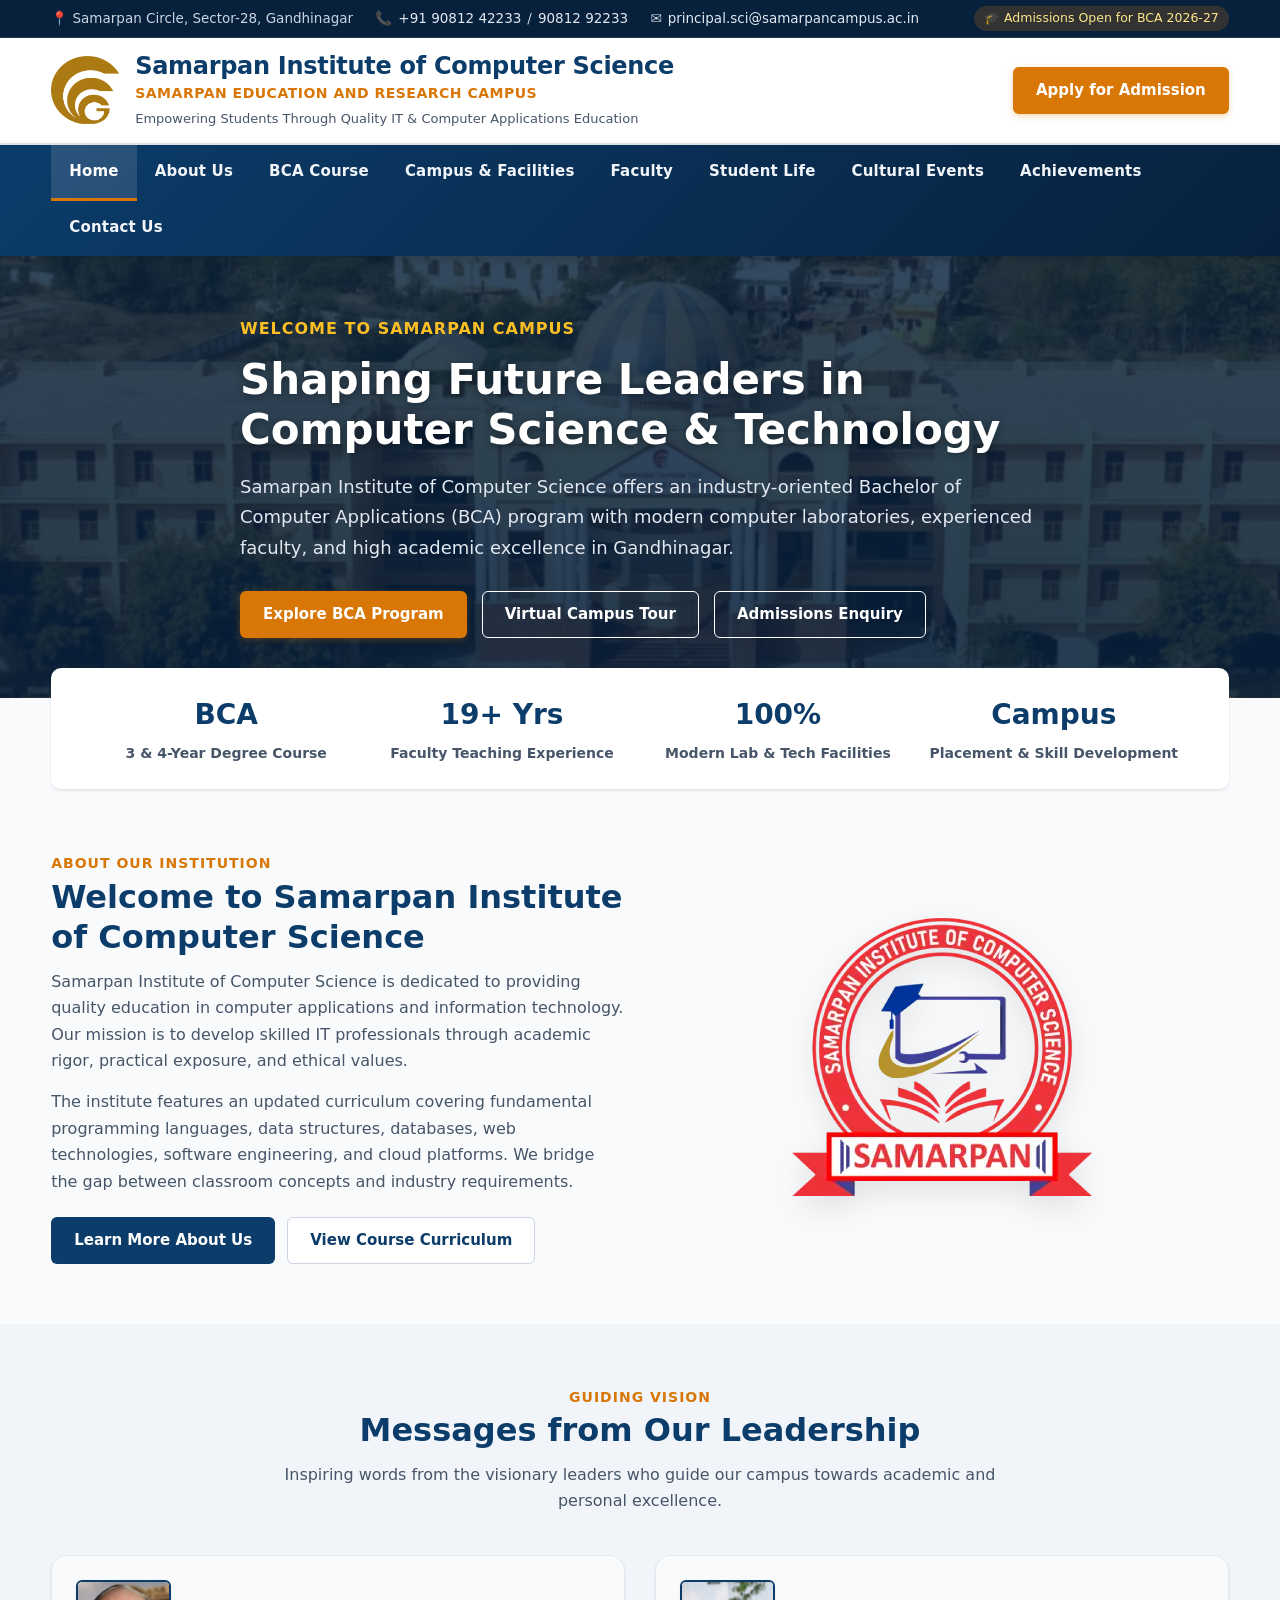
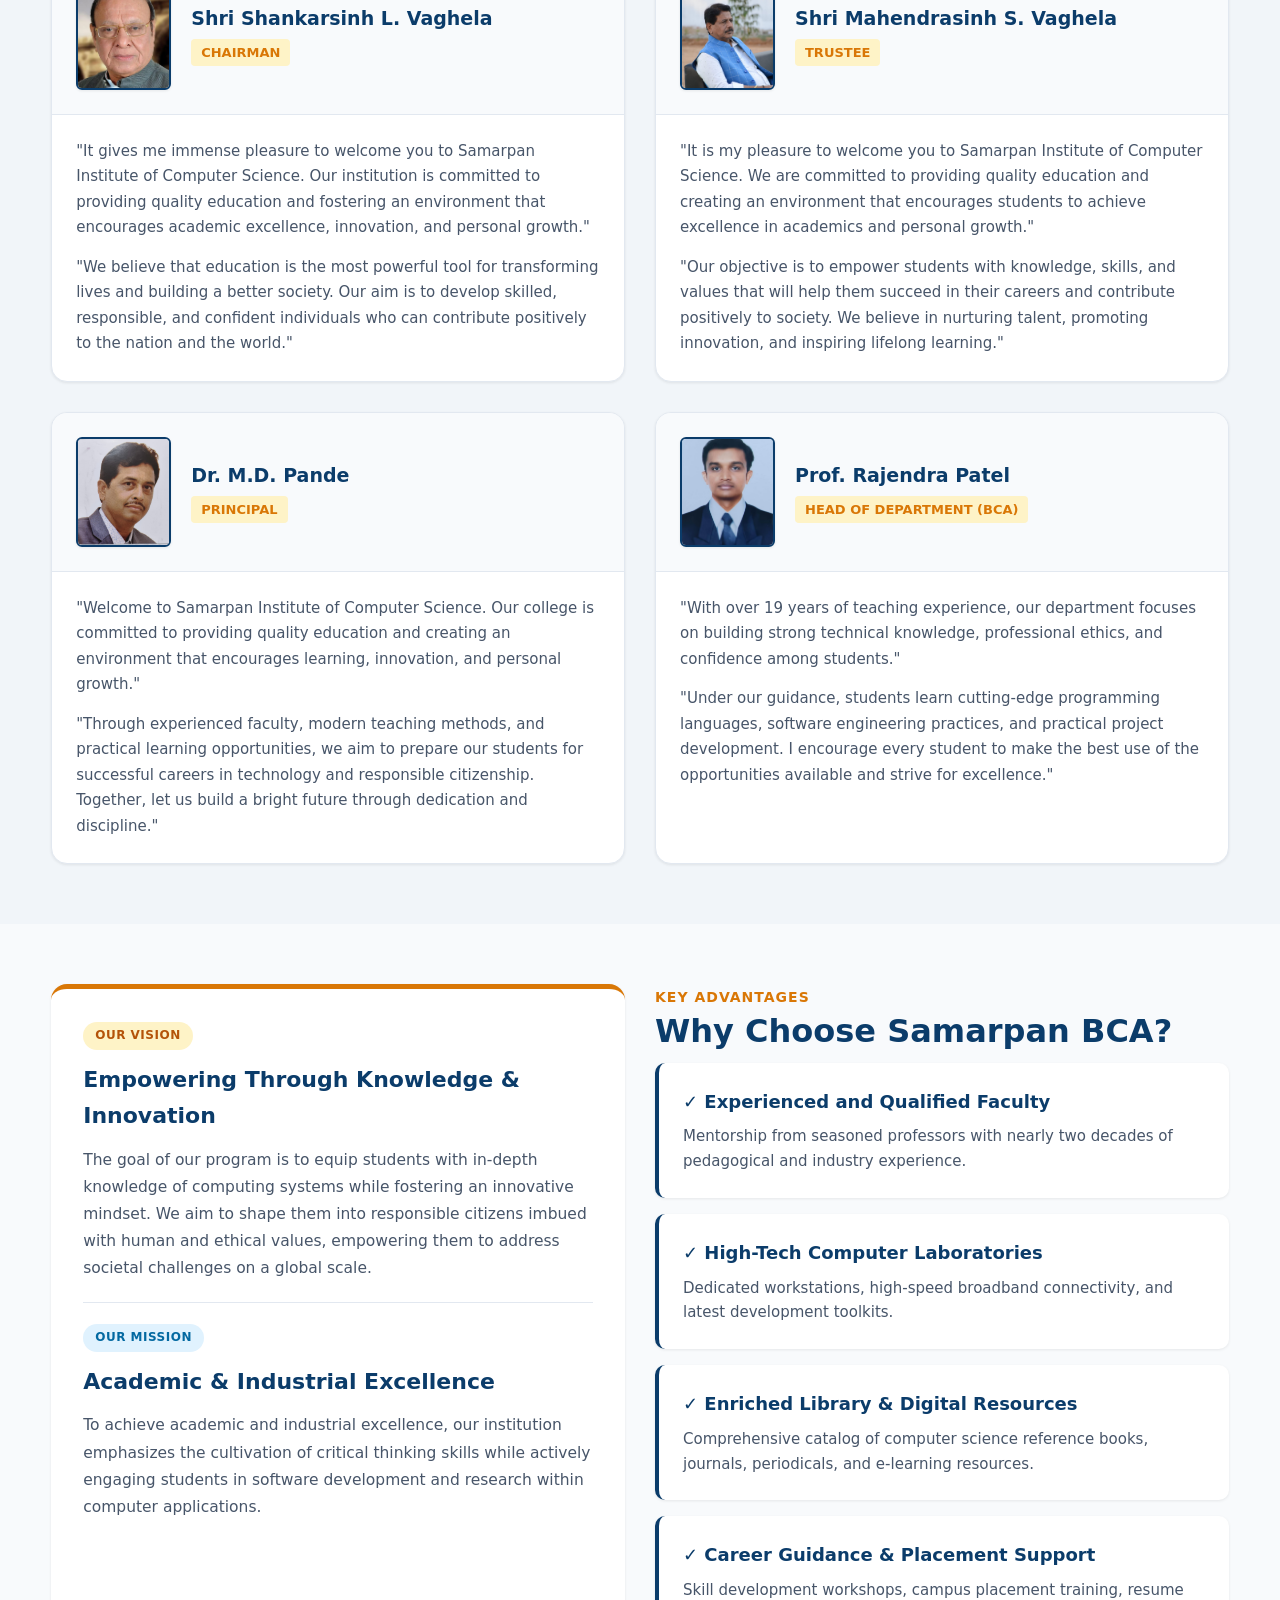
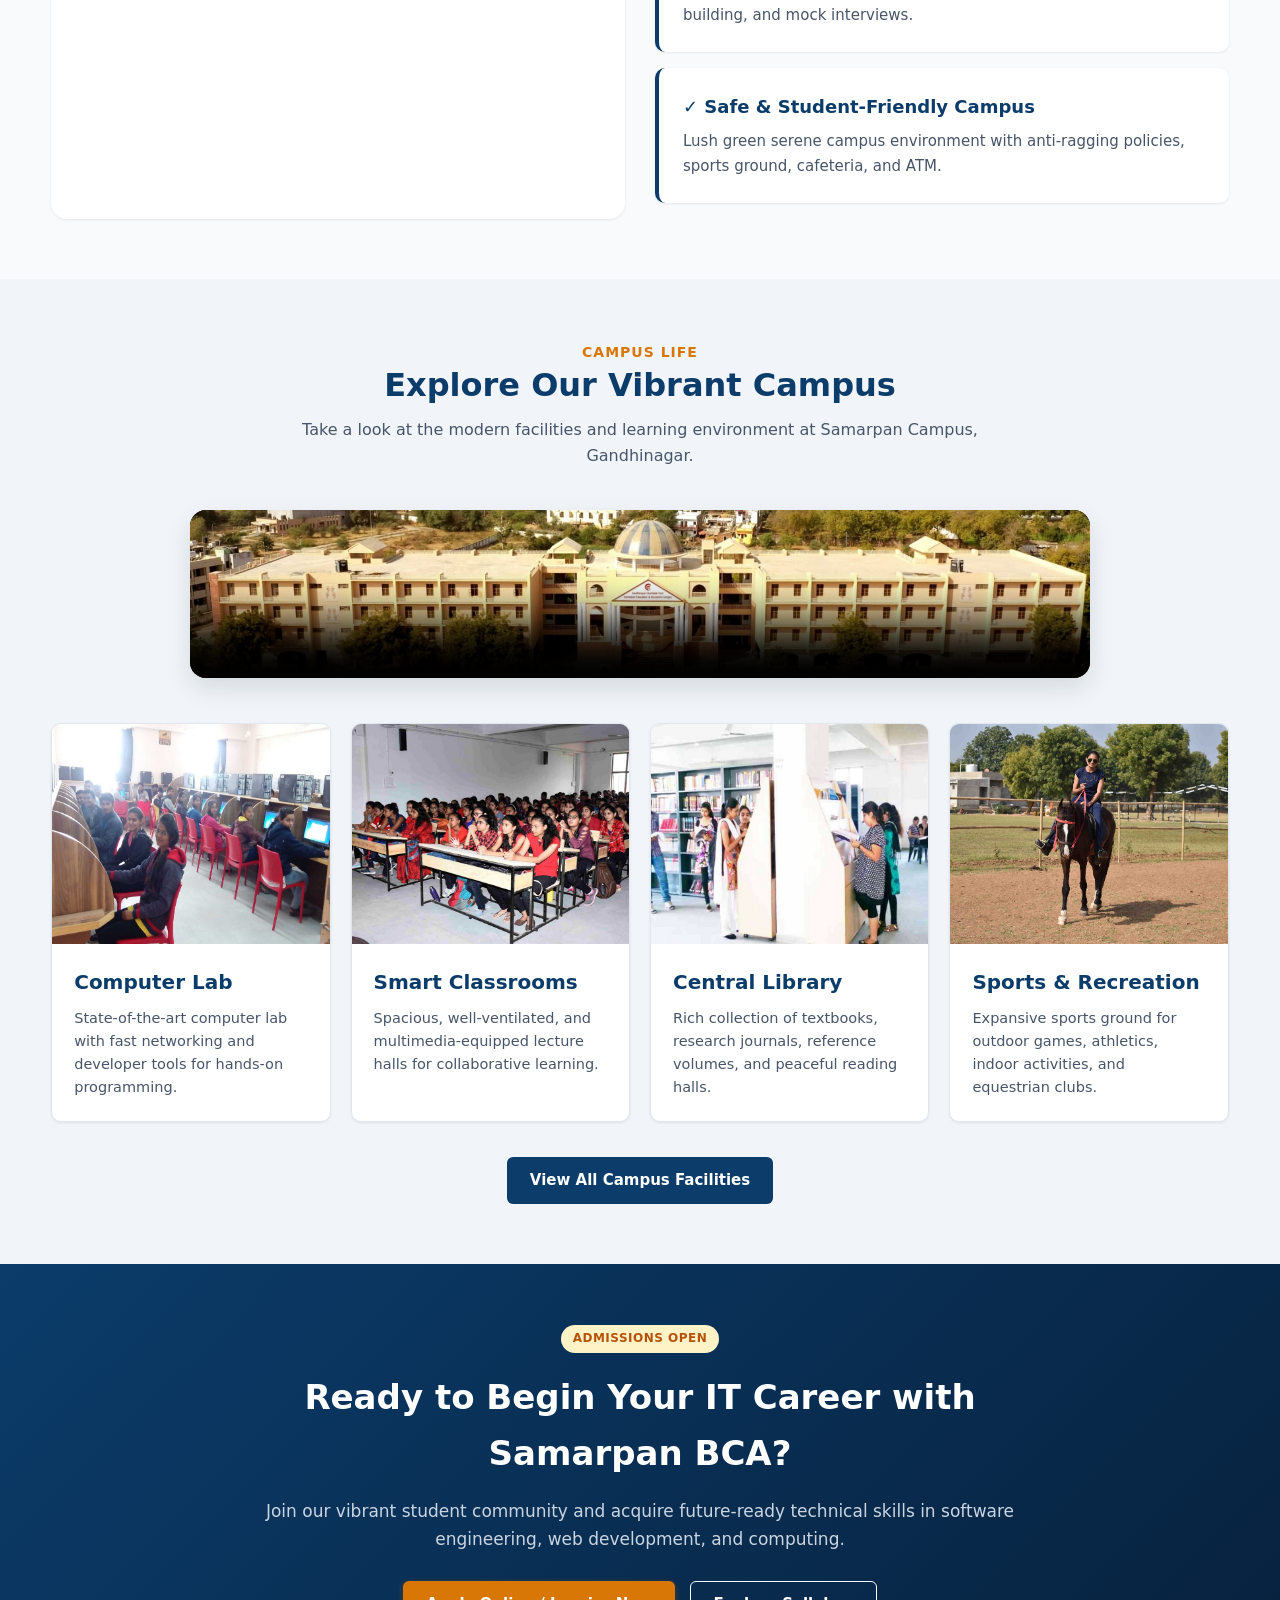
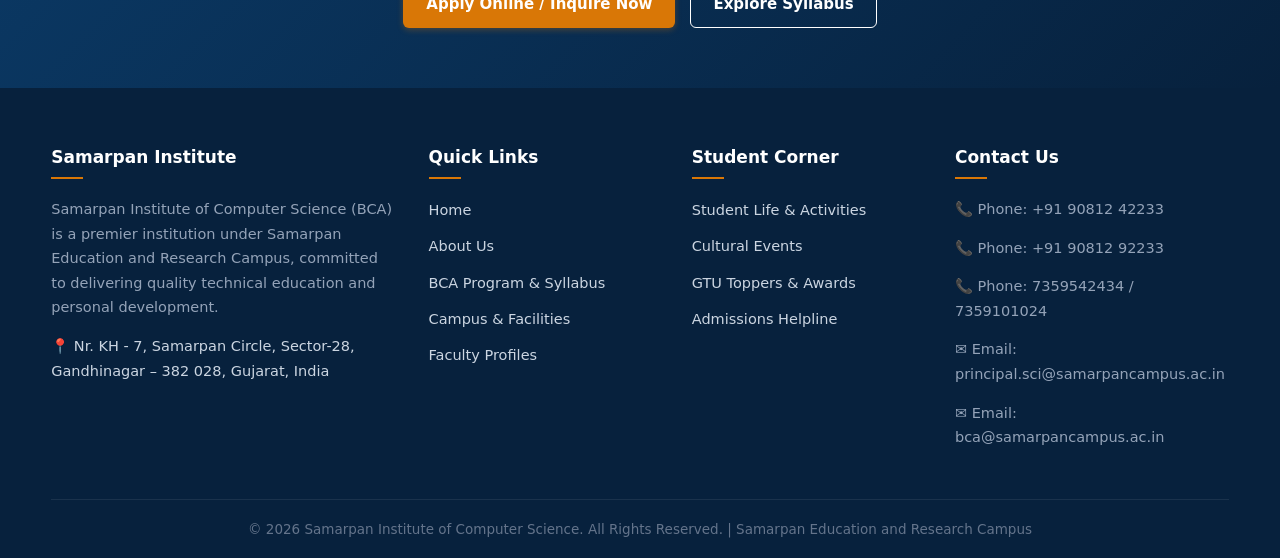
<file: index.html>
<!DOCTYPE html>
<html lang="en">
<head>
  <meta charset="UTF-8">
  <meta name="viewport" content="width=device-width, initial-scale=1.0">
  <title>Samarpan Institute of Computer Science | BCA Gandhinagar</title>
  <link rel="stylesheet" href="style.css">
</head>
<body>

  <!-- Top Bar -->
  <div class="top-bar">
    <div class="container top-bar-inner">
      <div class="top-contact-info">
        <span>📍 Samarpan Circle, Sector-28, Gandhinagar</span>
        <span>📞 <a href="tel:9081242233">+91 90812 42233</a> / <a href="tel:9081292233">90812 92233</a></span>
        <span>✉️ <a href="mailto:principal.sci@samarpancampus.ac.in">principal.sci@samarpancampus.ac.in</a></span>
      </div>
      <div class="top-announcement">
        🎓 Admissions Open for BCA 2026-27
      </div>
    </div>
  </div>

  <!-- Main Header -->
  <header class="main-header">
    <div class="container header-inner">
      <div class="brand-wrap">
        <a href="index.html">
          <img src="logo.png" alt="Samarpan College Logo" class="brand-logo">
        </a>
        <div class="brand-titles">
          <h1>Samarpan Institute of Computer Science</h1>
          <div class="campus-name">Samarpan Education and Research Campus</div>
          <div class="tagline">Empowering Students Through Quality IT & Computer Applications Education</div>
        </div>
      </div>
      <div class="header-action">
        <a href="contact.html" class="btn btn-accent">Apply for Admission</a>
      </div>
    </div>
  </header>

  <!-- Sticky Navigation Bar -->
  <nav class="main-nav">
    <div class="container nav-container">
      <button class="menu-toggle" aria-label="Toggle Navigation Menu">☰</button>
      <ul class="nav-menu">
        <li class="nav-item"><a href="index.html" class="nav-link active">Home</a></li>
        <li class="nav-item"><a href="about.html" class="nav-link">About Us</a></li>
        <li class="nav-item"><a href="academic.html" class="nav-link">BCA Course</a></li>
        <li class="nav-item"><a href="campus.html" class="nav-link">Campus & Facilities</a></li>
        <li class="nav-item"><a href="faculty.html" class="nav-link">Faculty</a></li>
        <li class="nav-item"><a href="studentlife.html" class="nav-link">Student Life</a></li>
        <li class="nav-item"><a href="cultural.html" class="nav-link">Cultural Events</a></li>
        <li class="nav-item"><a href="achievements.html" class="nav-link">Achievements</a></li>
        <li class="nav-item"><a href="contact.html" class="nav-link">Contact Us</a></li>
      </ul>
    </div>
  </nav>

  <!-- Hero Banner -->
  <section class="hero-banner">
    <div class="container hero-content">
      <div class="hero-tagline">Welcome to Samarpan Campus</div>
      <h2 class="hero-title">Shaping Future Leaders in Computer Science & Technology</h2>
      <p class="hero-description">
        Samarpan Institute of Computer Science offers an industry-oriented Bachelor of Computer Applications (BCA) program with modern computer laboratories, experienced faculty, and high academic excellence in Gandhinagar.
      </p>
      <div class="hero-actions">
        <a href="academic.html" class="btn btn-accent">Explore BCA Program</a>
        <a href="campus.html" class="btn btn-outline-white">Virtual Campus Tour</a>
        <a href="contact.html" class="btn btn-outline-white">Admissions Enquiry</a>
      </div>
    </div>
  </section>

  <!-- Stats Strip -->
  <div class="stats-strip">
    <div class="container stats-grid">
      <div class="stat-item">
        <h3>BCA</h3>
        <p>3 & 4-Year Degree Course</p>
      </div>
      <div class="stat-item">
        <h3>19+ Yrs</h3>
        <p>Faculty Teaching Experience</p>
      </div>
      <div class="stat-item">
        <h3>100%</h3>
        <p>Modern Lab & Tech Facilities</p>
      </div>
      <div class="stat-item">
        <h3>Campus</h3>
        <p>Placement & Skill Development</p>
      </div>
    </div>
  </div>

  <!-- Welcome & About Section -->
  <section class="section">
    <div class="container">
      <div class="grid-2" style="align-items: center;">
        <div>
          <span class="section-subtitle">About Our Institution</span>
          <h2 class="section-title">Welcome to Samarpan Institute of Computer Science</h2>
          <p style="margin-bottom: 15px; color: var(--text-muted); font-size: 16px;">
            Samarpan Institute of Computer Science is dedicated to providing quality education in computer applications and information technology. Our mission is to develop skilled IT professionals through academic rigor, practical exposure, and ethical values.
          </p>
          <p style="margin-bottom: 22px; color: var(--text-muted); font-size: 16px;">
            The institute features an updated curriculum covering fundamental programming languages, data structures, databases, web technologies, software engineering, and cloud platforms. We bridge the gap between classroom concepts and industry requirements.
          </p>
          <div style="display: flex; gap: 12px; flex-wrap: wrap;">
            <a href="about.html" class="btn btn-primary">Learn More About Us</a>
            <a href="academic.html" class="btn btn-outline">View Course Curriculum</a>
          </div>
        </div>
        <div style="text-align: center;">
          <img src="bca-logo.webp" alt="Samarpan BCA Logo" style="max-height: 280px; margin: 0 auto; filter: drop-shadow(0 10px 15px rgba(0,0,0,0.1));">
        </div>
      </div>
    </div>
  </section>

  <!-- Leadership Messages Section -->
  <section class="section section-alt">
    <div class="container">
      <div class="section-header">
        <span class="section-subtitle">Guiding Vision</span>
        <h2 class="section-title">Messages from Our Leadership</h2>
        <p class="section-desc">Inspiring words from the visionary leaders who guide our campus towards academic and personal excellence.</p>
      </div>

      <div class="leadership-grid">
        
        <!-- Chairman -->
        <div class="leader-card">
          <div class="leader-card-header">
            <img src="chairman.jpg.jpeg" alt="Shri Shankarsinh L. Vaghela" class="leader-photo">
            <div class="leader-meta">
              <h3>Shri Shankarsinh L. Vaghela</h3>
              <span class="leader-role">Chairman</span>
            </div>
          </div>
          <div class="leader-card-body">
            <p>
              "It gives me immense pleasure to welcome you to Samarpan Institute of Computer Science. Our institution is committed to providing quality education and fostering an environment that encourages academic excellence, innovation, and personal growth."
            </p>
            <p>
              "We believe that education is the most powerful tool for transforming lives and building a better society. Our aim is to develop skilled, responsible, and confident individuals who can contribute positively to the nation and the world."
            </p>
          </div>
        </div>

        <!-- Trustee -->
        <div class="leader-card">
          <div class="leader-card-header">
            <img src="trustee.jpg.jpeg" alt="Shri Mahendrasinh S. Vaghela" class="leader-photo">
            <div class="leader-meta">
              <h3>Shri Mahendrasinh S. Vaghela</h3>
              <span class="leader-role">Trustee</span>
            </div>
          </div>
          <div class="leader-card-body">
            <p>
              "It is my pleasure to welcome you to Samarpan Institute of Computer Science. We are committed to providing quality education and creating an environment that encourages students to achieve excellence in academics and personal growth."
            </p>
            <p>
              "Our objective is to empower students with knowledge, skills, and values that will help them succeed in their careers and contribute positively to society. We believe in nurturing talent, promoting innovation, and inspiring lifelong learning."
            </p>
          </div>
        </div>

        <!-- Principal -->
        <div class="leader-card">
          <div class="leader-card-header">
            <img src="principal.jpg.jpeg" alt="Dr. M.D. Pande" class="leader-photo">
            <div class="leader-meta">
              <h3>Dr. M.D. Pande</h3>
              <span class="leader-role">Principal</span>
            </div>
          </div>
          <div class="leader-card-body">
            <p>
              "Welcome to Samarpan Institute of Computer Science. Our college is committed to providing quality education and creating an environment that encourages learning, innovation, and personal growth."
            </p>
            <p>
              "Through experienced faculty, modern teaching methods, and practical learning opportunities, we aim to prepare our students for successful careers in technology and responsible citizenship. Together, let us build a bright future through dedication and discipline."
            </p>
          </div>
        </div>

        <!-- HOD -->
        <div class="leader-card">
          <div class="leader-card-header">
            <img src="hod.jpg.jpeg" alt="Prof. Rajendra Patel" class="leader-photo">
            <div class="leader-meta">
              <h3>Prof. Rajendra Patel</h3>
              <span class="leader-role">Head of Department (BCA)</span>
            </div>
          </div>
          <div class="leader-card-body">
            <p>
              "With over 19 years of teaching experience, our department focuses on building strong technical knowledge, professional ethics, and confidence among students."
            </p>
            <p>
              "Under our guidance, students learn cutting-edge programming languages, software engineering practices, and practical project development. I encourage every student to make the best use of the opportunities available and strive for excellence."
            </p>
          </div>
        </div>

      </div>
    </div>
  </section>

  <!-- Vision, Mission & Why Choose Us -->
  <section class="section">
    <div class="container">
      <div class="grid-2">
        <div>
          <div class="vm-box">
            <span class="badge badge-gold" style="margin-bottom: 12px;">Our Vision</span>
            <h3>Empowering Through Knowledge & Innovation</h3>
            <p>
              The goal of our program is to equip students with in-depth knowledge of computing systems while fostering an innovative mindset. We aim to shape them into responsible citizens imbued with human and ethical values, empowering them to address societal challenges on a global scale.
            </p>
            <hr style="margin: 20px 0; border: none; border-top: 1px solid var(--border-color);">
            <span class="badge badge-blue" style="margin-bottom: 12px;">Our Mission</span>
            <h3>Academic & Industrial Excellence</h3>
            <p>
              To achieve academic and industrial excellence, our institution emphasizes the cultivation of critical thinking skills while actively engaging students in software development and research within computer applications.
            </p>
          </div>
        </div>

        <div>
          <span class="section-subtitle">Key Advantages</span>
          <h2 class="section-title">Why Choose Samarpan BCA?</h2>
          <div class="feature-box">
            <h4>✓ Experienced and Qualified Faculty</h4>
            <p>Mentorship from seasoned professors with nearly two decades of pedagogical and industry experience.</p>
          </div>
          <div class="feature-box">
            <h4>✓ High-Tech Computer Laboratories</h4>
            <p>Dedicated workstations, high-speed broadband connectivity, and latest development toolkits.</p>
          </div>
          <div class="feature-box">
            <h4>✓ Enriched Library & Digital Resources</h4>
            <p>Comprehensive catalog of computer science reference books, journals, periodicals, and e-learning resources.</p>
          </div>
          <div class="feature-box">
            <h4>✓ Career Guidance & Placement Support</h4>
            <p>Skill development workshops, campus placement training, resume building, and mock interviews.</p>
          </div>
          <div class="feature-box">
            <h4>✓ Safe & Student-Friendly Campus</h4>
            <p>Lush green serene campus environment with anti-ragging policies, sports ground, cafeteria, and ATM.</p>
          </div>
        </div>
      </div>
    </div>
  </section>

  <!-- Campus Video & Highlights Preview -->
  <section class="section section-alt">
    <div class="container">
      <div class="section-header">
        <span class="section-subtitle">Campus Life</span>
        <h2 class="section-title">Explore Our Vibrant Campus</h2>
        <p class="section-desc">Take a look at the modern facilities and learning environment at Samarpan Campus, Gandhinagar.</p>
      </div>

      <div class="video-container" style="margin-bottom: 45px;">
        <video controls poster="college.jpg.jpeg">
          <source src="college.mp4.mp4" type="video/mp4">
          Your browser does not support the video tag.
        </video>
      </div>

      <div class="grid-4">
        <div class="facility-card">
          <div class="facility-img-wrap">
            <img src="lab.jpg" alt="Computer Lab">
          </div>
          <div class="facility-info">
            <h3>Computer Lab</h3>
            <p>State-of-the-art computer lab with fast networking and developer tools for hands-on programming.</p>
          </div>
        </div>

        <div class="facility-card">
          <div class="facility-img-wrap">
            <img src="classroom.jpg" alt="Smart Classrooms">
          </div>
          <div class="facility-info">
            <h3>Smart Classrooms</h3>
            <p>Spacious, well-ventilated, and multimedia-equipped lecture halls for collaborative learning.</p>
          </div>
        </div>

        <div class="facility-card">
          <div class="facility-img-wrap">
            <img src="library.jpg" alt="Library">
          </div>
          <div class="facility-info">
            <h3>Central Library</h3>
            <p>Rich collection of textbooks, research journals, reference volumes, and peaceful reading halls.</p>
          </div>
        </div>

        <div class="facility-card">
          <div class="facility-img-wrap">
            <img src="sports.jpg" alt="Sports Ground">
          </div>
          <div class="facility-info">
            <h3>Sports & Recreation</h3>
            <p>Expansive sports ground for outdoor games, athletics, indoor activities, and equestrian clubs.</p>
          </div>
        </div>
      </div>

      <div style="text-align: center; margin-top: 35px;">
        <a href="campus.html" class="btn btn-primary">View All Campus Facilities</a>
      </div>
    </div>
  </section>

  <!-- Quick Admissions Call-to-Action -->
  <section class="section" style="background: linear-gradient(135deg, var(--primary-color) 0%, var(--primary-dark) 100%); color: #ffffff;">
    <div class="container" style="text-align: center; max-width: 800px;">
      <span class="badge badge-gold" style="margin-bottom: 16px;">Admissions Open</span>
      <h2 style="font-size: 34px; margin-bottom: 16px; color: #ffffff;">Ready to Begin Your IT Career with Samarpan BCA?</h2>
      <p style="font-size: 17px; color: #cbd5e1; margin-bottom: 28px;">
        Join our vibrant student community and acquire future-ready technical skills in software engineering, web development, and computing.
      </p>
      <div style="display: flex; gap: 15px; justify-content: center; flex-wrap: wrap;">
        <a href="contact.html" class="btn btn-accent">Apply Online / Inquire Now</a>
        <a href="academic.html" class="btn btn-outline-white">Explore Syllabus</a>
      </div>
    </div>
  </section>

  <!-- Main Footer -->
  <footer class="main-footer">
    <div class="container footer-top">
      <div class="footer-grid">
        <div class="footer-col">
          <h4>Samarpan Institute</h4>
          <p>
            Samarpan Institute of Computer Science (BCA) is a premier institution under Samarpan Education and Research Campus, committed to delivering quality technical education and personal development.
          </p>
          <p style="color: #cbd5e1;">
            📍 Nr. KH - 7, Samarpan Circle, Sector-28, Gandhinagar – 382 028, Gujarat, India
          </p>
        </div>

        <div class="footer-col">
          <h4>Quick Links</h4>
          <ul class="footer-links">
            <li><a href="index.html">Home</a></li>
            <li><a href="about.html">About Us</a></li>
            <li><a href="academic.html">BCA Program & Syllabus</a></li>
            <li><a href="campus.html">Campus & Facilities</a></li>
            <li><a href="faculty.html">Faculty Profiles</a></li>
          </ul>
        </div>

        <div class="footer-col">
          <h4>Student Corner</h4>
          <ul class="footer-links">
            <li><a href="studentlife.html">Student Life & Activities</a></li>
            <li><a href="cultural.html">Cultural Events</a></li>
            <li><a href="achievements.html">GTU Toppers & Awards</a></li>
            <li><a href="contact.html">Admissions Helpline</a></li>
          </ul>
        </div>

        <div class="footer-col">
          <h4>Contact Us</h4>
          <p>📞 Phone: +91 90812 42233</p>
          <p>📞 Phone: +91 90812 92233</p>
          <p>📞 Phone: 7359542434 / 7359101024</p>
          <p>✉️ Email: principal.sci@samarpancampus.ac.in</p>
          <p>✉️ Email: bca@samarpancampus.ac.in</p>
        </div>
      </div>
    </div>
    <div class="container footer-bottom">
      <p>© 2026 Samarpan Institute of Computer Science. All Rights Reserved. | Samarpan Education and Research Campus</p>
    </div>
  </footer>

  <script src="main.js"></script>
</body>
</html>
</file>
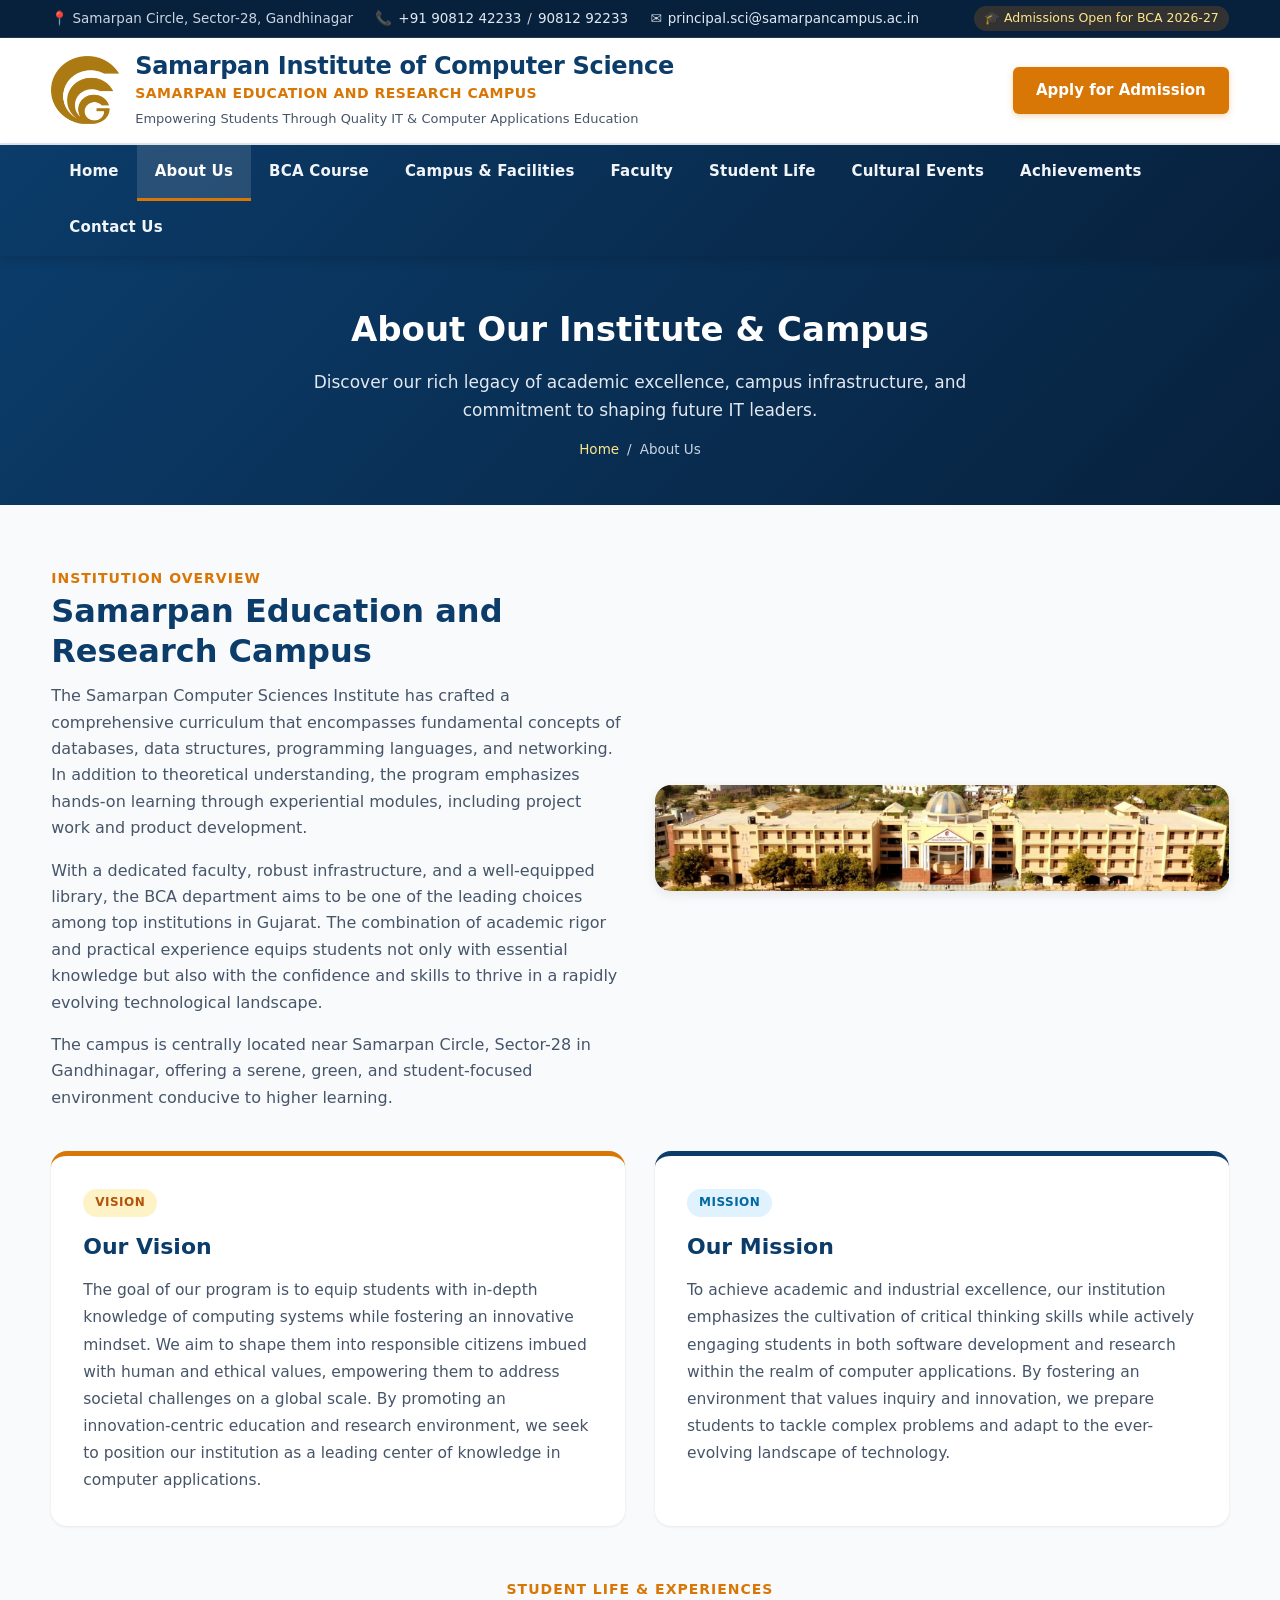
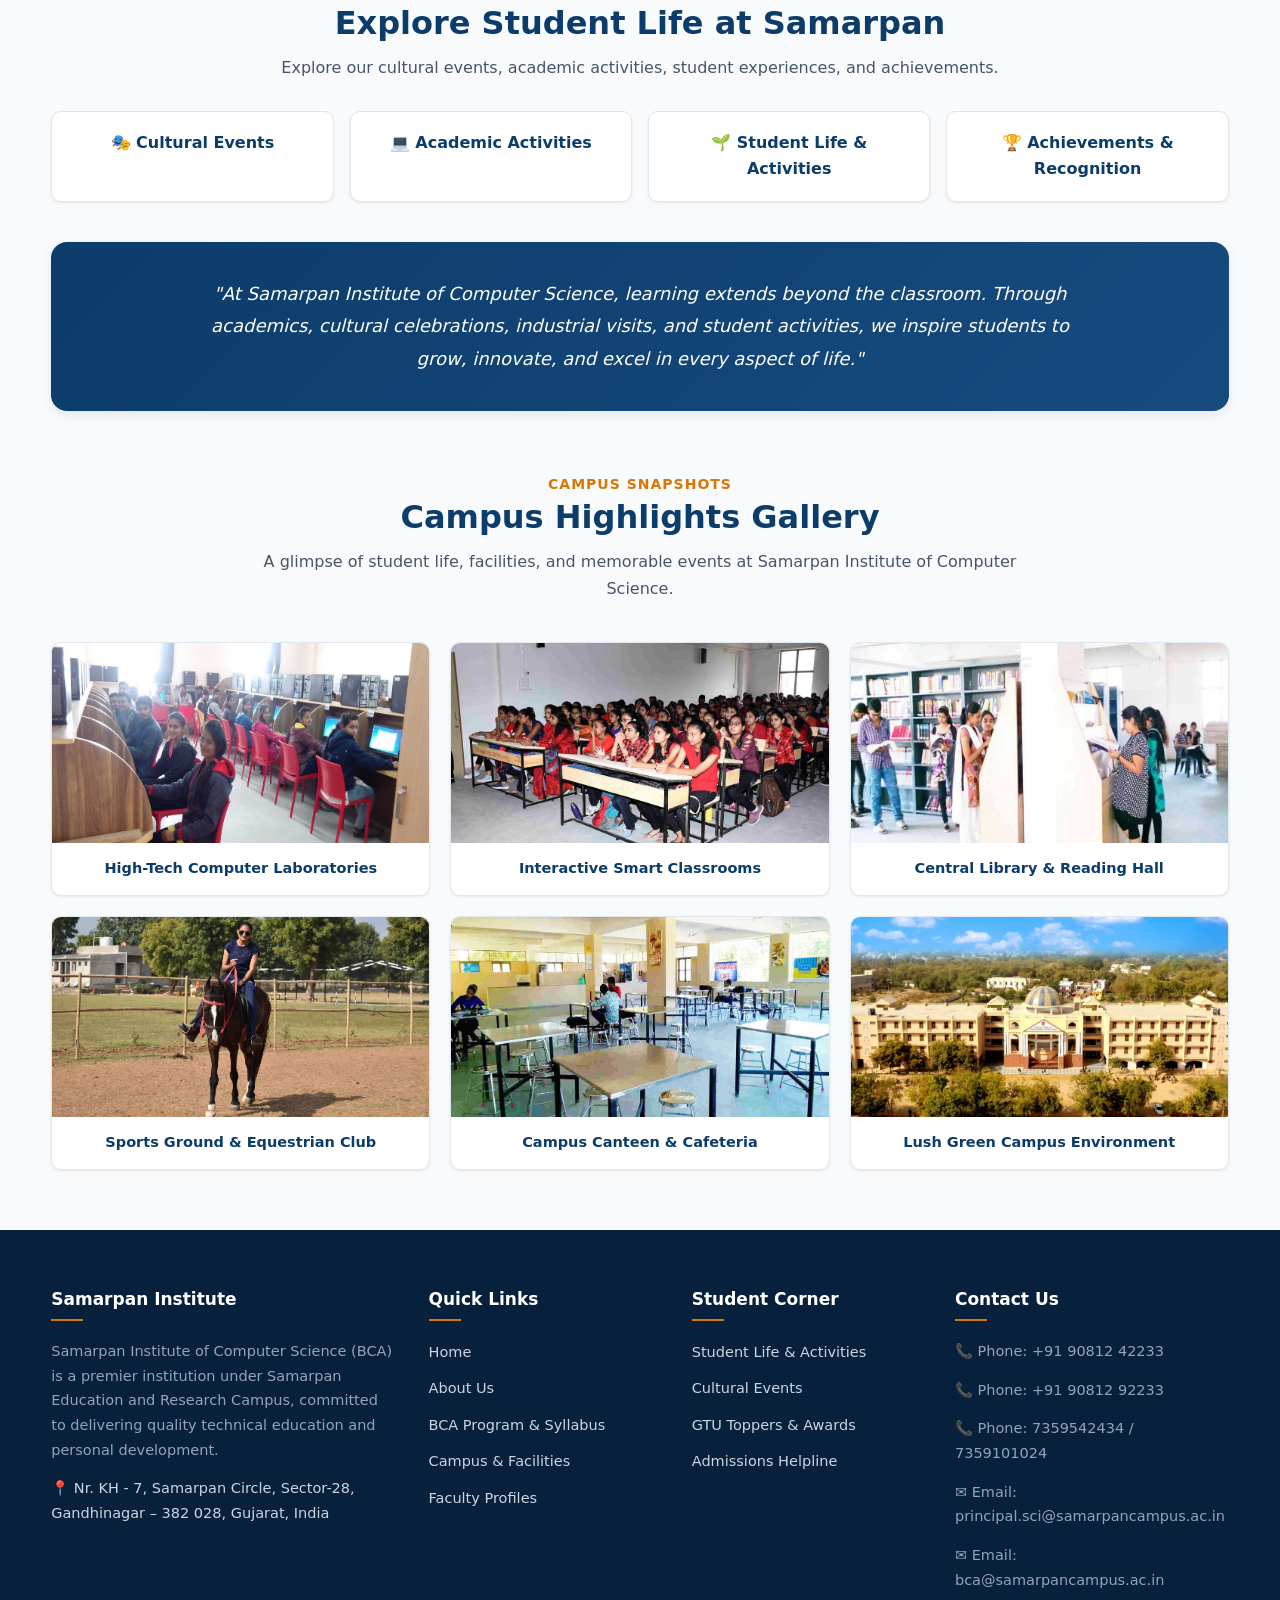
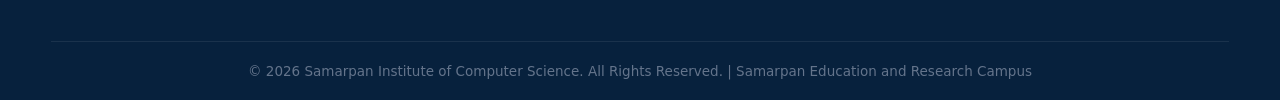
<file: about.html>
<!DOCTYPE html>
<html lang="en">
<head>
  <meta charset="UTF-8">
  <meta name="viewport" content="width=device-width, initial-scale=1.0">
  <title>About Us | Samarpan Institute of Computer Science</title>
  <link rel="stylesheet" href="style.css">
</head>
<body>

  <!-- Top Bar -->
  <div class="top-bar">
    <div class="container top-bar-inner">
      <div class="top-contact-info">
        <span>📍 Samarpan Circle, Sector-28, Gandhinagar</span>
        <span>📞 <a href="tel:9081242233">+91 90812 42233</a> / <a href="tel:9081292233">90812 92233</a></span>
        <span>✉️ <a href="mailto:principal.sci@samarpancampus.ac.in">principal.sci@samarpancampus.ac.in</a></span>
      </div>
      <div class="top-announcement">
        🎓 Admissions Open for BCA 2026-27
      </div>
    </div>
  </div>

  <!-- Main Header -->
  <header class="main-header">
    <div class="container header-inner">
      <div class="brand-wrap">
        <a href="index.html">
          <img src="logo.png" alt="Samarpan College Logo" class="brand-logo">
        </a>
        <div class="brand-titles">
          <h1>Samarpan Institute of Computer Science</h1>
          <div class="campus-name">Samarpan Education and Research Campus</div>
          <div class="tagline">Empowering Students Through Quality IT & Computer Applications Education</div>
        </div>
      </div>
      <div class="header-action">
        <a href="contact.html" class="btn btn-accent">Apply for Admission</a>
      </div>
    </div>
  </header>

  <!-- Sticky Navigation Bar -->
  <nav class="main-nav">
    <div class="container nav-container">
      <button class="menu-toggle" aria-label="Toggle Navigation Menu">☰</button>
      <ul class="nav-menu">
        <li class="nav-item"><a href="index.html" class="nav-link">Home</a></li>
        <li class="nav-item"><a href="about.html" class="nav-link active">About Us</a></li>
        <li class="nav-item"><a href="academic.html" class="nav-link">BCA Course</a></li>
        <li class="nav-item"><a href="campus.html" class="nav-link">Campus & Facilities</a></li>
        <li class="nav-item"><a href="faculty.html" class="nav-link">Faculty</a></li>
        <li class="nav-item"><a href="studentlife.html" class="nav-link">Student Life</a></li>
        <li class="nav-item"><a href="cultural.html" class="nav-link">Cultural Events</a></li>
        <li class="nav-item"><a href="achievements.html" class="nav-link">Achievements</a></li>
        <li class="nav-item"><a href="contact.html" class="nav-link">Contact Us</a></li>
      </ul>
    </div>
  </nav>

  <!-- Page Header -->
  <div class="page-header">
    <div class="container">
      <h1>About Our Institute & Campus</h1>
      <p>Discover our rich legacy of academic excellence, campus infrastructure, and commitment to shaping future IT leaders.</p>
      <div class="breadcrumb">
        <a href="index.html">Home</a> / <span>About Us</span>
      </div>
    </div>
  </div>

  <!-- Main About Content -->
  <section class="section">
    <div class="container">
      <div class="grid-2" style="align-items: center; margin-bottom: 40px;">
        <div>
          <span class="section-subtitle">Institution Overview</span>
          <h2 class="section-title">Samarpan Education and Research Campus</h2>
          <p style="margin-bottom: 16px; color: var(--text-muted); font-size: 16px;">
            The Samarpan Computer Sciences Institute has crafted a comprehensive curriculum that encompasses fundamental concepts of databases, data structures, programming languages, and networking. In addition to theoretical understanding, the program emphasizes hands-on learning through experiential modules, including project work and product development.
          </p>
          <p style="margin-bottom: 16px; color: var(--text-muted); font-size: 16px;">
            With a dedicated faculty, robust infrastructure, and a well-equipped library, the BCA department aims to be one of the leading choices among top institutions in Gujarat. The combination of academic rigor and practical experience equips students not only with essential knowledge but also with the confidence and skills to thrive in a rapidly evolving technological landscape.
          </p>
          <p style="color: var(--text-muted); font-size: 16px;">
            The campus is centrally located near Samarpan Circle, Sector-28 in Gandhinagar, offering a serene, green, and student-focused environment conducive to higher learning.
          </p>
        </div>
        <div style="text-align: center;">
          <img src="college.jpg.jpeg" alt="Samarpan Campus Building" style="border-radius: var(--radius-lg); box-shadow: var(--shadow-md); width: 100%; max-height: 380px; object-fit: cover;">
        </div>
      </div>

      <!-- Vision & Mission Grid -->
      <div class="grid-2" style="margin-bottom: 40px;">
        <div class="vm-box">
          <span class="badge badge-gold" style="margin-bottom: 12px;">Vision</span>
          <h3>Our Vision</h3>
          <p>
            The goal of our program is to equip students with in-depth knowledge of computing systems while fostering an innovative mindset. We aim to shape them into responsible citizens imbued with human and ethical values, empowering them to address societal challenges on a global scale. By promoting an innovation-centric education and research environment, we seek to position our institution as a leading center of knowledge in computer applications.
          </p>
        </div>

        <div class="vm-box" style="border-top-color: var(--primary-color);">
          <span class="badge badge-blue" style="margin-bottom: 12px;">Mission</span>
          <h3>Our Mission</h3>
          <p>
            To achieve academic and industrial excellence, our institution emphasizes the cultivation of critical thinking skills while actively engaging students in both software development and research within the realm of computer applications. By fostering an environment that values inquiry and innovation, we prepare students to tackle complex problems and adapt to the ever-evolving landscape of technology.
          </p>
        </div>
      </div>

      <!-- Explore Categories Subnav -->
      <div style="text-align: center; margin-top: 50px;">
        <span class="section-subtitle">Student Life & Experiences</span>
        <h2 class="section-title">Explore Student Life at Samarpan</h2>
        <p class="section-desc">Explore our cultural events, academic activities, student experiences, and achievements.</p>
      </div>

      <div class="subnav-pills">
        <a href="cultural.html" class="pill-btn">🎭 Cultural Events</a>
        <a href="academic.html" class="pill-btn">💻 Academic Activities</a>
        <a href="studentlife.html" class="pill-btn">🌱 Student Life & Activities</a>
        <a href="achievements.html" class="pill-btn">🏆 Achievements & Recognition</a>
      </div>

      <!-- Quote Box -->
      <div class="quote-banner">
        <blockquote>
          "At Samarpan Institute of Computer Science, learning extends beyond the classroom. Through academics, cultural celebrations, industrial visits, and student activities, we inspire students to grow, innovate, and excel in every aspect of life."
        </blockquote>
      </div>

      <!-- Highlights Gallery with Real Photos -->
      <div style="margin-top: 60px;">
        <div class="section-header">
          <span class="section-subtitle">Campus Snapshots</span>
          <h2 class="section-title">Campus Highlights Gallery</h2>
          <p class="section-desc">A glimpse of student life, facilities, and memorable events at Samarpan Institute of Computer Science.</p>
        </div>

        <div class="gallery-grid">
          <div class="gallery-item">
            <img src="lab.jpg" alt="Computer Laboratory">
            <div class="gallery-caption">High-Tech Computer Laboratories</div>
          </div>
          <div class="gallery-item">
            <img src="classroom.jpg" alt="Spacious Classrooms">
            <div class="gallery-caption">Interactive Smart Classrooms</div>
          </div>
          <div class="gallery-item">
            <img src="library.jpg" alt="Central Library">
            <div class="gallery-caption">Central Library & Reading Hall</div>
          </div>
          <div class="gallery-item">
            <img src="sports.jpg" alt="Sports Ground">
            <div class="gallery-caption">Sports Ground & Equestrian Club</div>
          </div>
          <div class="gallery-item">
            <img src="canteen.jpg" alt="Campus Canteen">
            <div class="gallery-caption">Campus Canteen & Cafeteria</div>
          </div>
          <div class="gallery-item">
            <img src="slide1.jpg" alt="Campus Greenery">
            <div class="gallery-caption">Lush Green Campus Environment</div>
          </div>
        </div>
      </div>

    </div>
  </section>

  <!-- Main Footer -->
  <footer class="main-footer">
    <div class="container footer-top">
      <div class="footer-grid">
        <div class="footer-col">
          <h4>Samarpan Institute</h4>
          <p>
            Samarpan Institute of Computer Science (BCA) is a premier institution under Samarpan Education and Research Campus, committed to delivering quality technical education and personal development.
          </p>
          <p style="color: #cbd5e1;">
            📍 Nr. KH - 7, Samarpan Circle, Sector-28, Gandhinagar – 382 028, Gujarat, India
          </p>
        </div>

        <div class="footer-col">
          <h4>Quick Links</h4>
          <ul class="footer-links">
            <li><a href="index.html">Home</a></li>
            <li><a href="about.html">About Us</a></li>
            <li><a href="academic.html">BCA Program & Syllabus</a></li>
            <li><a href="campus.html">Campus & Facilities</a></li>
            <li><a href="faculty.html">Faculty Profiles</a></li>
          </ul>
        </div>

        <div class="footer-col">
          <h4>Student Corner</h4>
          <ul class="footer-links">
            <li><a href="studentlife.html">Student Life & Activities</a></li>
            <li><a href="cultural.html">Cultural Events</a></li>
            <li><a href="achievements.html">GTU Toppers & Awards</a></li>
            <li><a href="contact.html">Admissions Helpline</a></li>
          </ul>
        </div>

        <div class="footer-col">
          <h4>Contact Us</h4>
          <p>📞 Phone: +91 90812 42233</p>
          <p>📞 Phone: +91 90812 92233</p>
          <p>📞 Phone: 7359542434 / 7359101024</p>
          <p>✉️ Email: principal.sci@samarpancampus.ac.in</p>
          <p>✉️ Email: bca@samarpancampus.ac.in</p>
        </div>
      </div>
    </div>
    <div class="container footer-bottom">
      <p>© 2026 Samarpan Institute of Computer Science. All Rights Reserved. | Samarpan Education and Research Campus</p>
    </div>
  </footer>

  <script src="main.js"></script>
</body>
</html>
</file>
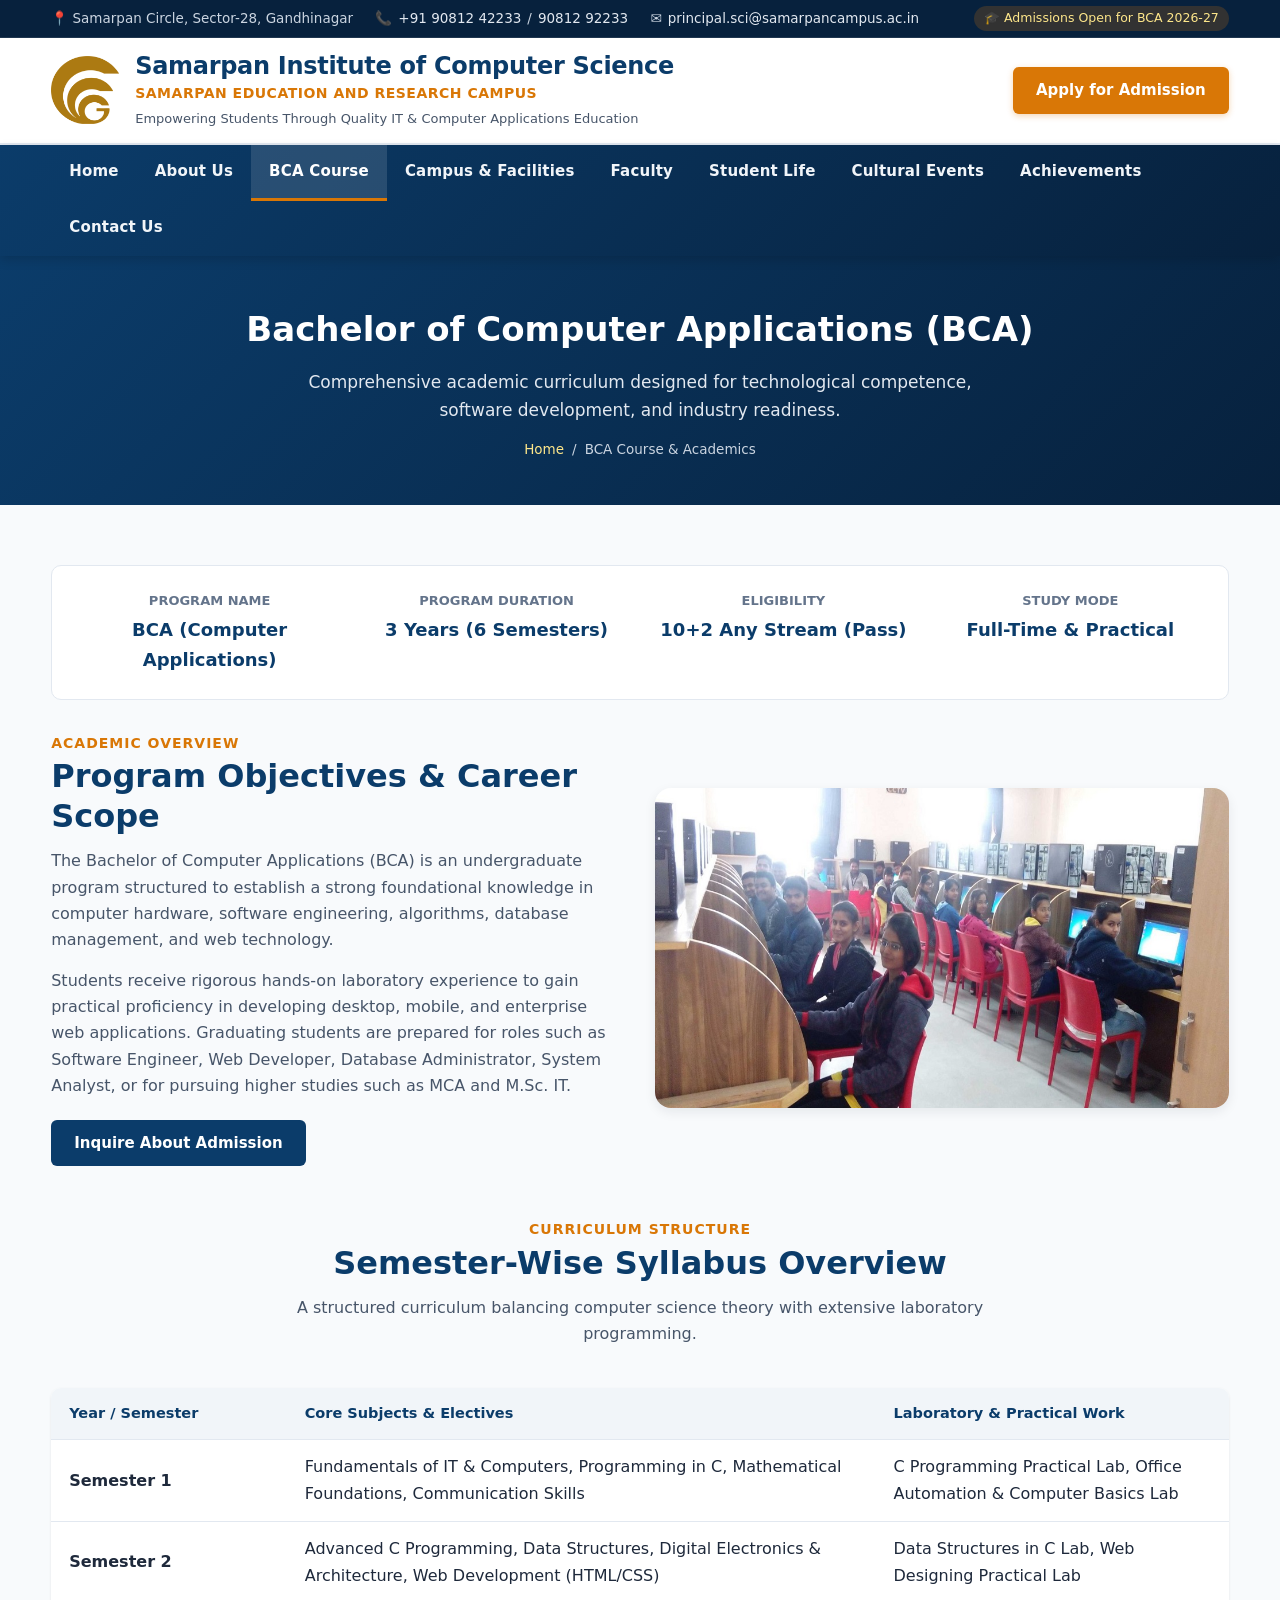
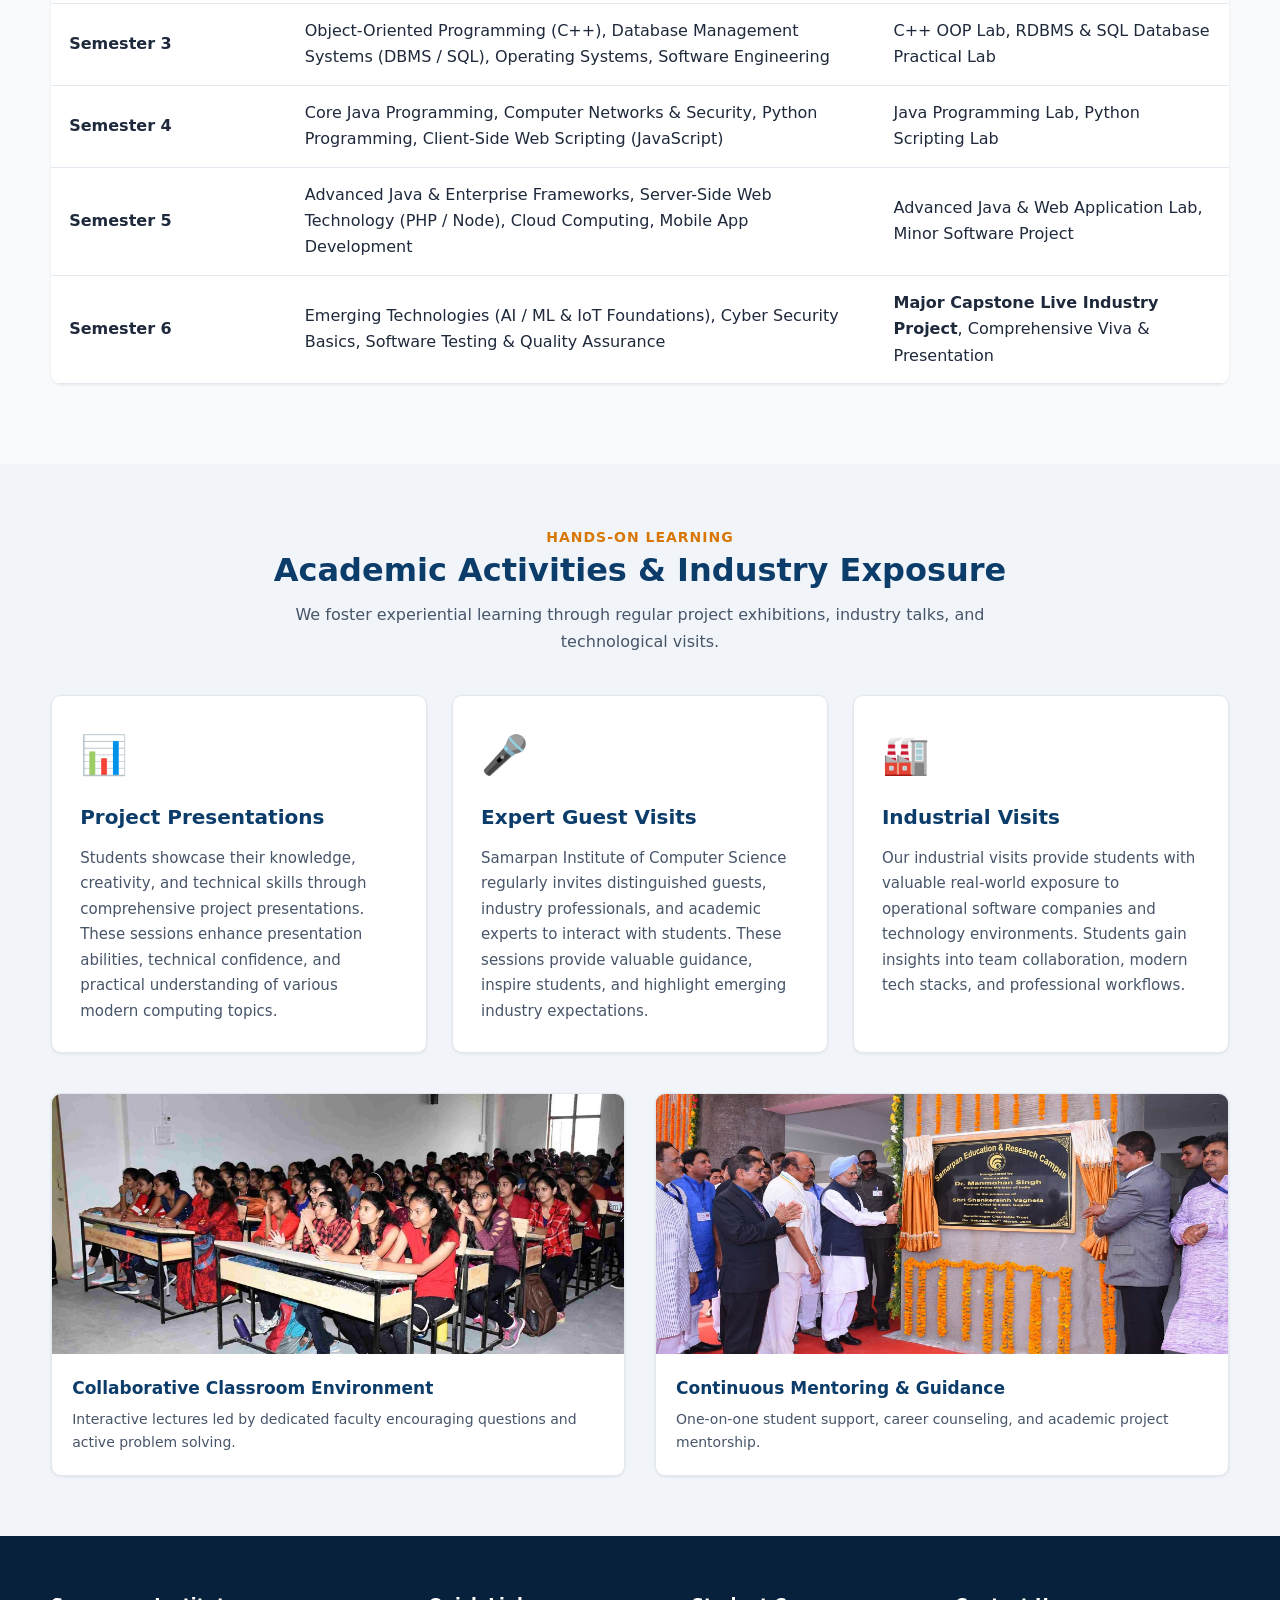
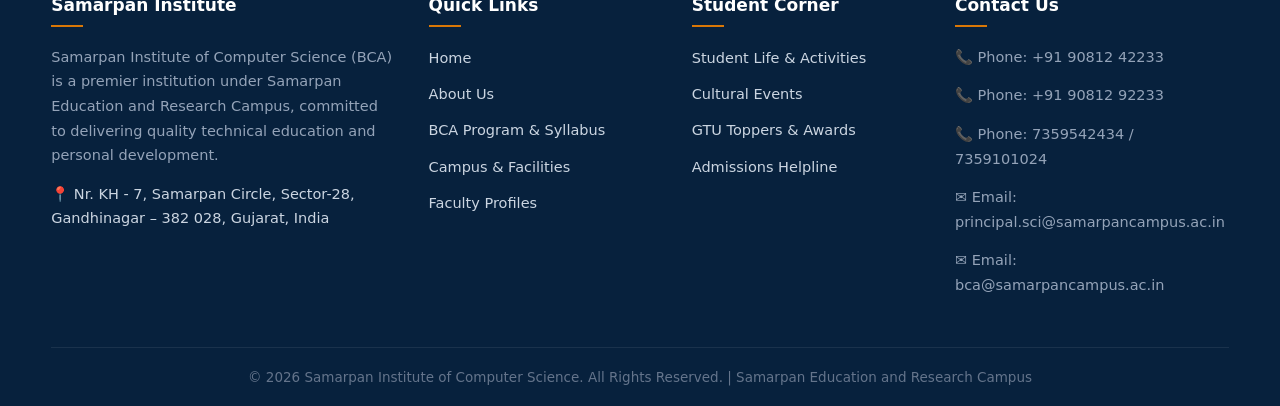
<file: academic.html>
<!DOCTYPE html>
<html lang="en">
<head>
  <meta charset="UTF-8">
  <meta name="viewport" content="width=device-width, initial-scale=1.0">
  <title>BCA Program & Academics | Samarpan Institute of Computer Science</title>
  <link rel="stylesheet" href="style.css">
</head>
<body>

  <!-- Top Bar -->
  <div class="top-bar">
    <div class="container top-bar-inner">
      <div class="top-contact-info">
        <span>📍 Samarpan Circle, Sector-28, Gandhinagar</span>
        <span>📞 <a href="tel:9081242233">+91 90812 42233</a> / <a href="tel:9081292233">90812 92233</a></span>
        <span>✉️ <a href="mailto:principal.sci@samarpancampus.ac.in">principal.sci@samarpancampus.ac.in</a></span>
      </div>
      <div class="top-announcement">
        🎓 Admissions Open for BCA 2026-27
      </div>
    </div>
  </div>

  <!-- Main Header -->
  <header class="main-header">
    <div class="container header-inner">
      <div class="brand-wrap">
        <a href="index.html">
          <img src="logo.png" alt="Samarpan College Logo" class="brand-logo">
        </a>
        <div class="brand-titles">
          <h1>Samarpan Institute of Computer Science</h1>
          <div class="campus-name">Samarpan Education and Research Campus</div>
          <div class="tagline">Empowering Students Through Quality IT & Computer Applications Education</div>
        </div>
      </div>
      <div class="header-action">
        <a href="contact.html" class="btn btn-accent">Apply for Admission</a>
      </div>
    </div>
  </header>

  <!-- Sticky Navigation Bar -->
  <nav class="main-nav">
    <div class="container nav-container">
      <button class="menu-toggle" aria-label="Toggle Navigation Menu">☰</button>
      <ul class="nav-menu">
        <li class="nav-item"><a href="index.html" class="nav-link">Home</a></li>
        <li class="nav-item"><a href="about.html" class="nav-link">About Us</a></li>
        <li class="nav-item"><a href="academic.html" class="nav-link active">BCA Course</a></li>
        <li class="nav-item"><a href="campus.html" class="nav-link">Campus & Facilities</a></li>
        <li class="nav-item"><a href="faculty.html" class="nav-link">Faculty</a></li>
        <li class="nav-item"><a href="studentlife.html" class="nav-link">Student Life</a></li>
        <li class="nav-item"><a href="cultural.html" class="nav-link">Cultural Events</a></li>
        <li class="nav-item"><a href="achievements.html" class="nav-link">Achievements</a></li>
        <li class="nav-item"><a href="contact.html" class="nav-link">Contact Us</a></li>
      </ul>
    </div>
  </nav>

  <!-- Page Header -->
  <div class="page-header">
    <div class="container">
      <h1>Bachelor of Computer Applications (BCA)</h1>
      <p>Comprehensive academic curriculum designed for technological competence, software development, and industry readiness.</p>
      <div class="breadcrumb">
        <a href="index.html">Home</a> / <span>BCA Course & Academics</span>
      </div>
    </div>
  </div>

  <!-- Course Overview Section -->
  <section class="section">
    <div class="container">
      
      <!-- Key Course Info Cards -->
      <div class="course-highlight-bar">
        <div class="course-highlight-item">
          <h5>Program Name</h5>
          <p>BCA (Computer Applications)</p>
        </div>
        <div class="course-highlight-item">
          <h5>Program Duration</h5>
          <p>3 Years (6 Semesters)</p>
        </div>
        <div class="course-highlight-item">
          <h5>Eligibility</h5>
          <p>10+2 Any Stream (Pass)</p>
        </div>
        <div class="course-highlight-item">
          <h5>Study Mode</h5>
          <p>Full-Time & Practical</p>
        </div>
      </div>

      <div class="grid-2" style="align-items: center; margin-bottom: 40px;">
        <div>
          <span class="section-subtitle">Academic Overview</span>
          <h2 class="section-title">Program Objectives & Career Scope</h2>
          <p style="margin-bottom: 14px; color: var(--text-muted); font-size: 16px;">
            The Bachelor of Computer Applications (BCA) is an undergraduate program structured to establish a strong foundational knowledge in computer hardware, software engineering, algorithms, database management, and web technology.
          </p>
          <p style="margin-bottom: 14px; color: var(--text-muted); font-size: 16px;">
            Students receive rigorous hands-on laboratory experience to gain practical proficiency in developing desktop, mobile, and enterprise web applications. Graduating students are prepared for roles such as Software Engineer, Web Developer, Database Administrator, System Analyst, or for pursuing higher studies such as MCA and M.Sc. IT.
          </p>
          <div style="margin-top: 20px;">
            <a href="contact.html" class="btn btn-primary">Inquire About Admission</a>
          </div>
        </div>

        <div style="text-align: center;">
          <img src="lab.jpg" alt="Computer Lab Practice" style="border-radius: var(--radius-lg); box-shadow: var(--shadow-md); width: 100%; height: 320px; object-fit: cover;">
        </div>
      </div>

      <!-- Curriculum Overview -->
      <div style="margin-top: 50px;">
        <div class="section-header">
          <span class="section-subtitle">Curriculum Structure</span>
          <h2 class="section-title">Semester-Wise Syllabus Overview</h2>
          <p class="section-desc">A structured curriculum balancing computer science theory with extensive laboratory programming.</p>
        </div>

        <table class="syllabus-table">
          <thead>
            <tr>
              <th style="width: 20%;">Year / Semester</th>
              <th style="width: 50%;">Core Subjects & Electives</th>
              <th style="width: 30%;">Laboratory & Practical Work</th>
            </tr>
          </thead>
          <tbody>
            <tr>
              <td><strong>Semester 1</strong></td>
              <td>Fundamentals of IT & Computers, Programming in C, Mathematical Foundations, Communication Skills</td>
              <td>C Programming Practical Lab, Office Automation & Computer Basics Lab</td>
            </tr>
            <tr>
              <td><strong>Semester 2</strong></td>
              <td>Advanced C Programming, Data Structures, Digital Electronics & Architecture, Web Development (HTML/CSS)</td>
              <td>Data Structures in C Lab, Web Designing Practical Lab</td>
            </tr>
            <tr>
              <td><strong>Semester 3</strong></td>
              <td>Object-Oriented Programming (C++), Database Management Systems (DBMS / SQL), Operating Systems, Software Engineering</td>
              <td>C++ OOP Lab, RDBMS & SQL Database Practical Lab</td>
            </tr>
            <tr>
              <td><strong>Semester 4</strong></td>
              <td>Core Java Programming, Computer Networks & Security, Python Programming, Client-Side Web Scripting (JavaScript)</td>
              <td>Java Programming Lab, Python Scripting Lab</td>
            </tr>
            <tr>
              <td><strong>Semester 5</strong></td>
              <td>Advanced Java & Enterprise Frameworks, Server-Side Web Technology (PHP / Node), Cloud Computing, Mobile App Development</td>
              <td>Advanced Java & Web Application Lab, Minor Software Project</td>
            </tr>
            <tr>
              <td><strong>Semester 6</strong></td>
              <td>Emerging Technologies (AI / ML & IoT Foundations), Cyber Security Basics, Software Testing & Quality Assurance</td>
              <td><strong>Major Capstone Live Industry Project</strong>, Comprehensive Viva & Presentation</td>
            </tr>
          </tbody>
        </table>
      </div>

    </div>
  </section>

  <!-- Academic Activities Section (Preserving Original User Content) -->
  <section class="section section-alt">
    <div class="container">
      <div class="section-header">
        <span class="section-subtitle">Hands-on Learning</span>
        <h2 class="section-title">Academic Activities & Industry Exposure</h2>
        <p class="section-desc">We foster experiential learning through regular project exhibitions, industry talks, and technological visits.</p>
      </div>

      <div class="grid-3">
        <!-- Project Presentation Card -->
        <div class="card">
          <div style="font-size: 38px; margin-bottom: 14px;">📊</div>
          <h3 style="color: var(--primary-color); font-size: 20px; margin-bottom: 12px;">Project Presentations</h3>
          <p style="color: var(--text-muted); font-size: 15px; line-height: 1.7;">
            Students showcase their knowledge, creativity, and technical skills through comprehensive project presentations. These sessions enhance presentation abilities, technical confidence, and practical understanding of various modern computing topics.
          </p>
        </div>

        <!-- Guest Visits Card -->
        <div class="card">
          <div style="font-size: 38px; margin-bottom: 14px;">🎤</div>
          <h3 style="color: var(--primary-color); font-size: 20px; margin-bottom: 12px;">Expert Guest Visits</h3>
          <p style="color: var(--text-muted); font-size: 15px; line-height: 1.7;">
            Samarpan Institute of Computer Science regularly invites distinguished guests, industry professionals, and academic experts to interact with students. These sessions provide valuable guidance, inspire students, and highlight emerging industry expectations.
          </p>
        </div>

        <!-- Industrial Visits Card -->
        <div class="card">
          <div style="font-size: 38px; margin-bottom: 14px;">🏭</div>
          <h3 style="color: var(--primary-color); font-size: 20px; margin-bottom: 12px;">Industrial Visits</h3>
          <p style="color: var(--text-muted); font-size: 15px; line-height: 1.7;">
            Our industrial visits provide students with valuable real-world exposure to operational software companies and technology environments. Students gain insights into team collaboration, modern tech stacks, and professional workflows.
          </p>
        </div>
      </div>

      <!-- Campus Environment Snapshot -->
      <div class="grid-2" style="margin-top: 40px; align-items: center;">
        <div class="card" style="padding: 0; overflow: hidden;">
          <img src="classroom.jpg" alt="Classroom Discussion" style="width: 100%; height: 260px; object-fit: cover;">
          <div style="padding: 20px;">
            <h4 style="color: var(--primary-color); font-size: 17px; margin-bottom: 6px;">Collaborative Classroom Environment</h4>
            <p style="color: var(--text-muted); font-size: 14px;">Interactive lectures led by dedicated faculty encouraging questions and active problem solving.</p>
          </div>
        </div>

        <div class="card" style="padding: 0; overflow: hidden;">
          <img src="slide3.jpg" alt="Student Discussions" style="width: 100%; height: 260px; object-fit: cover;">
          <div style="padding: 20px;">
            <h4 style="color: var(--primary-color); font-size: 17px; margin-bottom: 6px;">Continuous Mentoring & Guidance</h4>
            <p style="color: var(--text-muted); font-size: 14px;">One-on-one student support, career counseling, and academic project mentorship.</p>
          </div>
        </div>
      </div>

    </div>
  </section>

  <!-- Main Footer -->
  <footer class="main-footer">
    <div class="container footer-top">
      <div class="footer-grid">
        <div class="footer-col">
          <h4>Samarpan Institute</h4>
          <p>
            Samarpan Institute of Computer Science (BCA) is a premier institution under Samarpan Education and Research Campus, committed to delivering quality technical education and personal development.
          </p>
          <p style="color: #cbd5e1;">
            📍 Nr. KH - 7, Samarpan Circle, Sector-28, Gandhinagar – 382 028, Gujarat, India
          </p>
        </div>

        <div class="footer-col">
          <h4>Quick Links</h4>
          <ul class="footer-links">
            <li><a href="index.html">Home</a></li>
            <li><a href="about.html">About Us</a></li>
            <li><a href="academic.html">BCA Program & Syllabus</a></li>
            <li><a href="campus.html">Campus & Facilities</a></li>
            <li><a href="faculty.html">Faculty Profiles</a></li>
          </ul>
        </div>

        <div class="footer-col">
          <h4>Student Corner</h4>
          <ul class="footer-links">
            <li><a href="studentlife.html">Student Life & Activities</a></li>
            <li><a href="cultural.html">Cultural Events</a></li>
            <li><a href="achievements.html">GTU Toppers & Awards</a></li>
            <li><a href="contact.html">Admissions Helpline</a></li>
          </ul>
        </div>

        <div class="footer-col">
          <h4>Contact Us</h4>
          <p>📞 Phone: +91 90812 42233</p>
          <p>📞 Phone: +91 90812 92233</p>
          <p>📞 Phone: 7359542434 / 7359101024</p>
          <p>✉️ Email: principal.sci@samarpancampus.ac.in</p>
          <p>✉️ Email: bca@samarpancampus.ac.in</p>
        </div>
      </div>
    </div>
    <div class="container footer-bottom">
      <p>© 2026 Samarpan Institute of Computer Science. All Rights Reserved. | Samarpan Education and Research Campus</p>
    </div>
  </footer>

  <script src="main.js"></script>
</body>
</html>
</file>
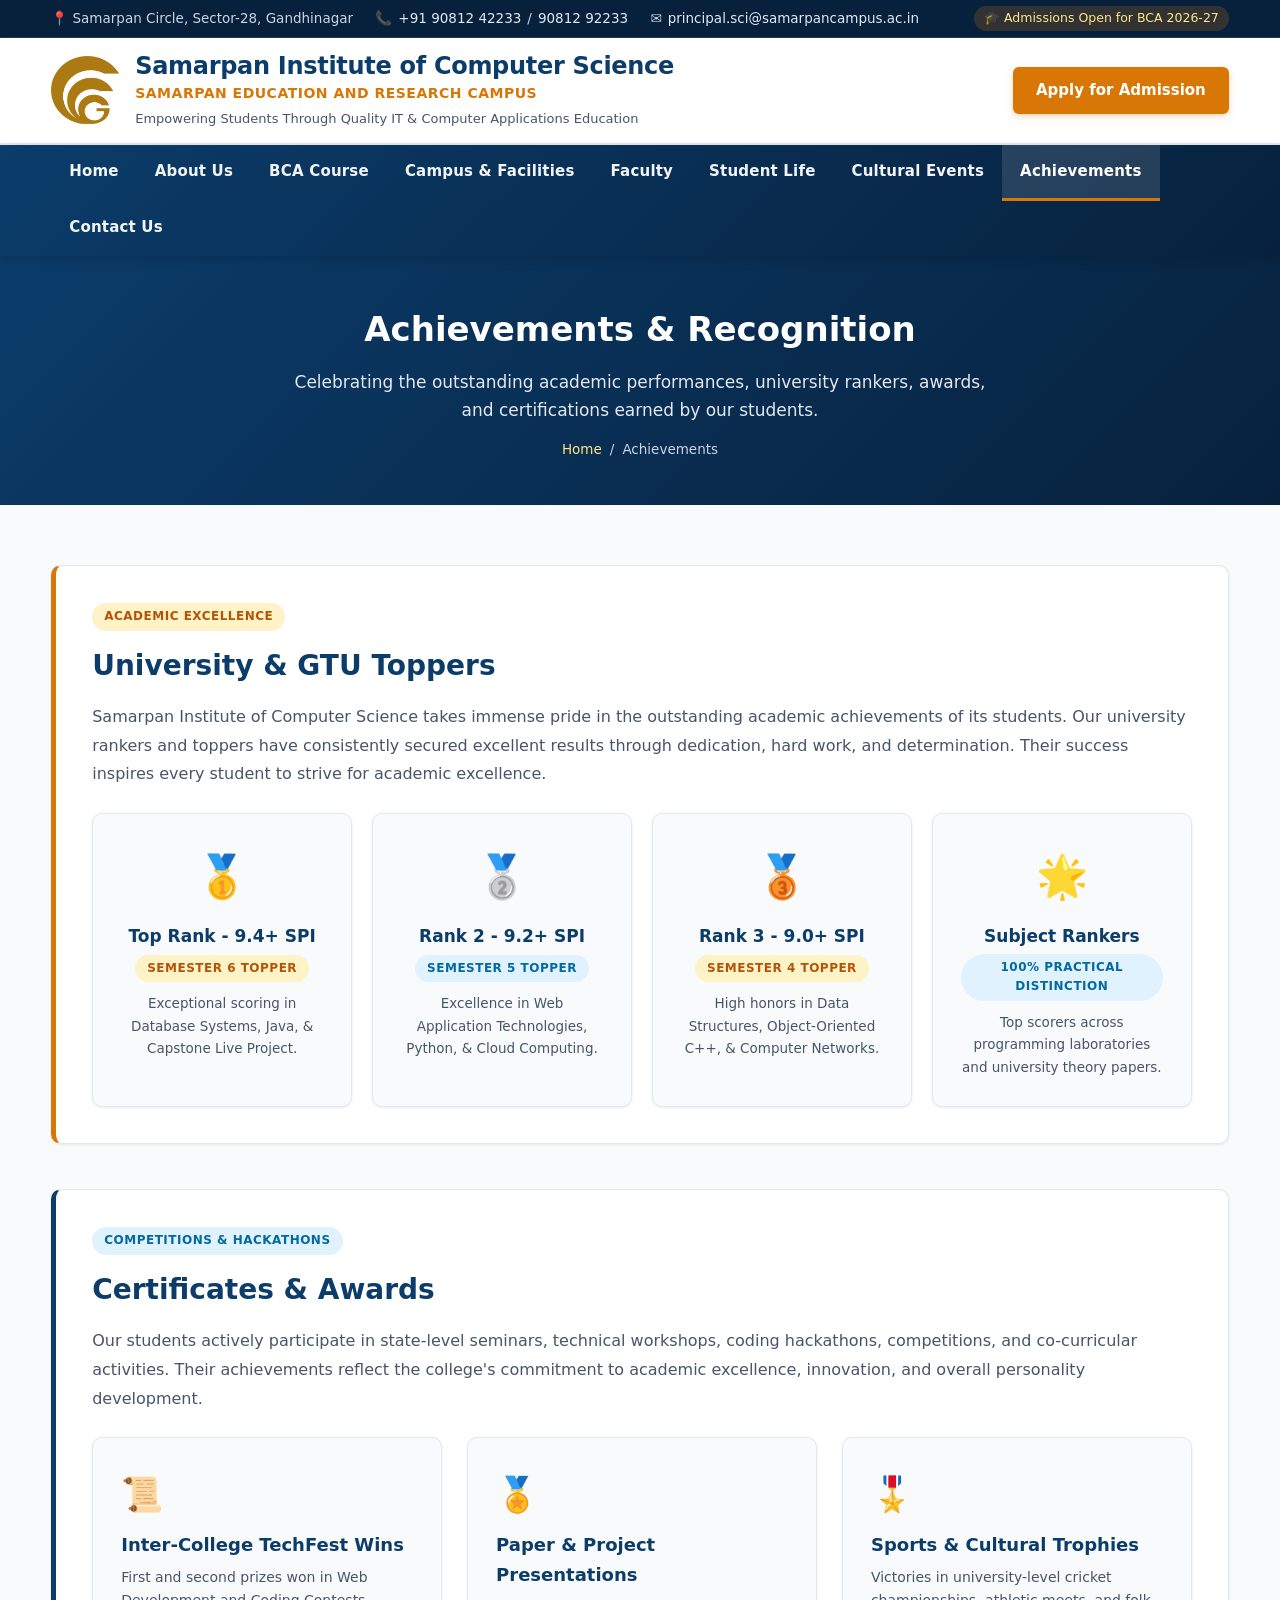
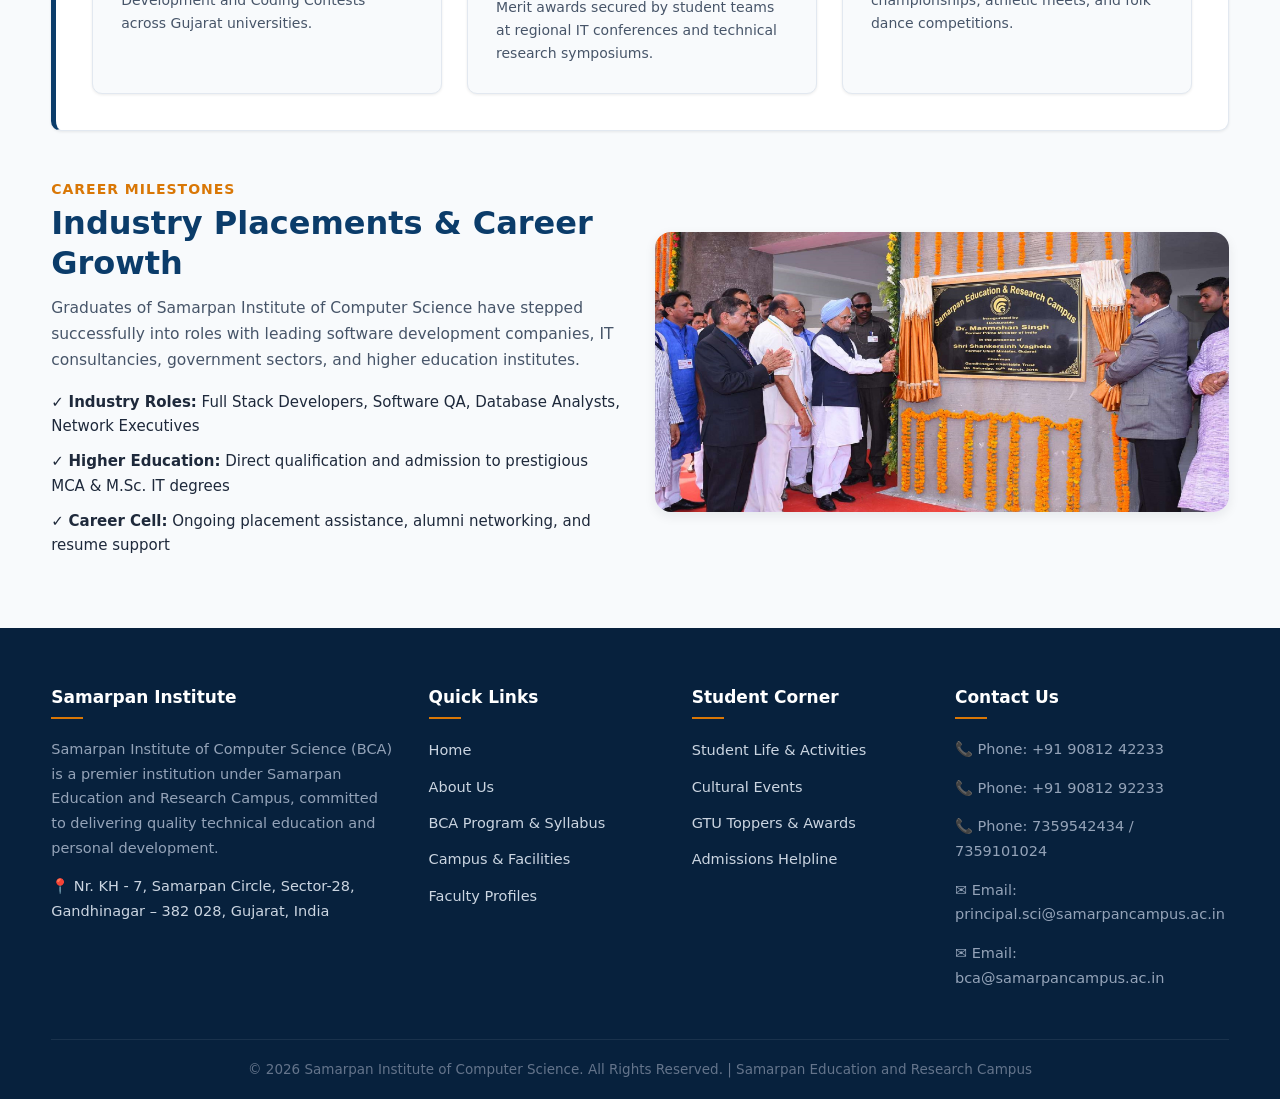
<file: achievements.html>
<!DOCTYPE html>
<html lang="en">
<head>
  <meta charset="UTF-8">
  <meta name="viewport" content="width=device-width, initial-scale=1.0">
  <title>Achievements & Recognition | Samarpan Institute of Computer Science</title>
  <link rel="stylesheet" href="style.css">
</head>
<body>

  <!-- Top Bar -->
  <div class="top-bar">
    <div class="container top-bar-inner">
      <div class="top-contact-info">
        <span>📍 Samarpan Circle, Sector-28, Gandhinagar</span>
        <span>📞 <a href="tel:9081242233">+91 90812 42233</a> / <a href="tel:9081292233">90812 92233</a></span>
        <span>✉️ <a href="mailto:principal.sci@samarpancampus.ac.in">principal.sci@samarpancampus.ac.in</a></span>
      </div>
      <div class="top-announcement">
        🎓 Admissions Open for BCA 2026-27
      </div>
    </div>
  </div>

  <!-- Main Header -->
  <header class="main-header">
    <div class="container header-inner">
      <div class="brand-wrap">
        <a href="index.html">
          <img src="logo.png" alt="Samarpan College Logo" class="brand-logo">
        </a>
        <div class="brand-titles">
          <h1>Samarpan Institute of Computer Science</h1>
          <div class="campus-name">Samarpan Education and Research Campus</div>
          <div class="tagline">Empowering Students Through Quality IT & Computer Applications Education</div>
        </div>
      </div>
      <div class="header-action">
        <a href="contact.html" class="btn btn-accent">Apply for Admission</a>
      </div>
    </div>
  </header>

  <!-- Sticky Navigation Bar -->
  <nav class="main-nav">
    <div class="container nav-container">
      <button class="menu-toggle" aria-label="Toggle Navigation Menu">☰</button>
      <ul class="nav-menu">
        <li class="nav-item"><a href="index.html" class="nav-link">Home</a></li>
        <li class="nav-item"><a href="about.html" class="nav-link">About Us</a></li>
        <li class="nav-item"><a href="academic.html" class="nav-link">BCA Course</a></li>
        <li class="nav-item"><a href="campus.html" class="nav-link">Campus & Facilities</a></li>
        <li class="nav-item"><a href="faculty.html" class="nav-link">Faculty</a></li>
        <li class="nav-item"><a href="studentlife.html" class="nav-link">Student Life</a></li>
        <li class="nav-item"><a href="cultural.html" class="nav-link">Cultural Events</a></li>
        <li class="nav-item"><a href="achievements.html" class="nav-link active">Achievements</a></li>
        <li class="nav-item"><a href="contact.html" class="nav-link">Contact Us</a></li>
      </ul>
    </div>
  </nav>

  <!-- Page Header -->
  <div class="page-header">
    <div class="container">
      <h1>Achievements & Recognition</h1>
      <p>Celebrating the outstanding academic performances, university rankers, awards, and certifications earned by our students.</p>
      <div class="breadcrumb">
        <a href="index.html">Home</a> / <span>Achievements</span>
      </div>
    </div>
  </div>

  <!-- Main Achievements Section -->
  <section class="section">
    <div class="container">
      
      <!-- Academic Toppers Section -->
      <div class="card" style="margin-bottom: 45px; padding: 36px; border-left: 5px solid var(--accent-color);">
        <span class="badge badge-gold" style="margin-bottom: 12px;">Academic Excellence</span>
        <h2 style="color: var(--primary-color); font-size: 28px; margin-bottom: 14px;">University & GTU Toppers</h2>
        <p style="color: var(--text-muted); font-size: 16px; line-height: 1.8; margin-bottom: 24px;">
          Samarpan Institute of Computer Science takes immense pride in the outstanding academic achievements of its students. Our university rankers and toppers have consistently secured excellent results through dedication, hard work, and determination. Their success inspires every student to strive for academic excellence.
        </p>

        <!-- Toppers Showcase Grid -->
        <div class="grid-4">
          <div class="card" style="text-align: center; background: #f8fafc; border-color: #e2e8f0;">
            <div style="font-size: 42px; margin-bottom: 10px;">🥇</div>
            <h4 style="color: var(--primary-color); font-size: 17px; margin-bottom: 4px;">Top Rank - 9.4+ SPI</h4>
            <div class="badge badge-gold" style="margin-bottom: 10px;">Semester 6 Topper</div>
            <p style="font-size: 13.5px; color: var(--text-muted);">Exceptional scoring in Database Systems, Java, & Capstone Live Project.</p>
          </div>

          <div class="card" style="text-align: center; background: #f8fafc; border-color: #e2e8f0;">
            <div style="font-size: 42px; margin-bottom: 10px;">🥈</div>
            <h4 style="color: var(--primary-color); font-size: 17px; margin-bottom: 4px;">Rank 2 - 9.2+ SPI</h4>
            <div class="badge badge-blue" style="margin-bottom: 10px;">Semester 5 Topper</div>
            <p style="font-size: 13.5px; color: var(--text-muted);">Excellence in Web Application Technologies, Python, & Cloud Computing.</p>
          </div>

          <div class="card" style="text-align: center; background: #f8fafc; border-color: #e2e8f0;">
            <div style="font-size: 42px; margin-bottom: 10px;">🥉</div>
            <h4 style="color: var(--primary-color); font-size: 17px; margin-bottom: 4px;">Rank 3 - 9.0+ SPI</h4>
            <div class="badge badge-gold" style="margin-bottom: 10px;">Semester 4 Topper</div>
            <p style="font-size: 13.5px; color: var(--text-muted);">High honors in Data Structures, Object-Oriented C++, & Computer Networks.</p>
          </div>

          <div class="card" style="text-align: center; background: #f8fafc; border-color: #e2e8f0;">
            <div style="font-size: 42px; margin-bottom: 10px;">🌟</div>
            <h4 style="color: var(--primary-color); font-size: 17px; margin-bottom: 4px;">Subject Rankers</h4>
            <div class="badge badge-blue" style="margin-bottom: 10px;">100% Practical Distinction</div>
            <p style="font-size: 13.5px; color: var(--text-muted);">Top scorers across programming laboratories and university theory papers.</p>
          </div>
        </div>
      </div>

      <!-- Certificates & Awards Section -->
      <div class="card" style="margin-bottom: 45px; padding: 36px; border-left: 5px solid var(--primary-color);">
        <span class="badge badge-blue" style="margin-bottom: 12px;">Competitions & Hackathons</span>
        <h2 style="color: var(--primary-color); font-size: 28px; margin-bottom: 14px;">Certificates & Awards</h2>
        <p style="color: var(--text-muted); font-size: 16px; line-height: 1.8; margin-bottom: 24px;">
          Our students actively participate in state-level seminars, technical workshops, coding hackathons, competitions, and co-curricular activities. Their achievements reflect the college's commitment to academic excellence, innovation, and overall personality development.
        </p>

        <div class="grid-3">
          <div class="card" style="background: #f8fafc;">
            <div style="font-size: 34px; margin-bottom: 8px;">📜</div>
            <h4 style="color: var(--primary-color); font-size: 18px; margin-bottom: 6px;">Inter-College TechFest Wins</h4>
            <p style="font-size: 14px; color: var(--text-muted);">First and second prizes won in Web Development and Coding Contests across Gujarat universities.</p>
          </div>

          <div class="card" style="background: #f8fafc;">
            <div style="font-size: 34px; margin-bottom: 8px;">🏅</div>
            <h4 style="color: var(--primary-color); font-size: 18px; margin-bottom: 6px;">Paper & Project Presentations</h4>
            <p style="font-size: 14px; color: var(--text-muted);">Merit awards secured by student teams at regional IT conferences and technical research symposiums.</p>
          </div>

          <div class="card" style="background: #f8fafc;">
            <div style="font-size: 34px; margin-bottom: 8px;">🎖️</div>
            <h4 style="color: var(--primary-color); font-size: 18px; margin-bottom: 6px;">Sports & Cultural Trophies</h4>
            <p style="font-size: 14px; color: var(--text-muted);">Victories in university-level cricket championships, athletic meets, and folk dance competitions.</p>
          </div>
        </div>
      </div>

      <!-- Placement & Career Milestone -->
      <div class="grid-2" style="align-items: center; margin-top: 40px;">
        <div>
          <span class="section-subtitle">Career Milestones</span>
          <h2 class="section-title">Industry Placements & Career Growth</h2>
          <p style="color: var(--text-muted); font-size: 15.5px; line-height: 1.7; margin-bottom: 16px;">
            Graduates of Samarpan Institute of Computer Science have stepped successfully into roles with leading software development companies, IT consultancies, government sectors, and higher education institutes.
          </p>
          <ul style="list-style: none; padding: 0;">
            <li style="margin-bottom: 10px; color: var(--text-main); font-size: 15px;">✓ <strong>Industry Roles:</strong> Full Stack Developers, Software QA, Database Analysts, Network Executives</li>
            <li style="margin-bottom: 10px; color: var(--text-main); font-size: 15px;">✓ <strong>Higher Education:</strong> Direct qualification and admission to prestigious MCA & M.Sc. IT degrees</li>
            <li style="margin-bottom: 10px; color: var(--text-main); font-size: 15px;">✓ <strong>Career Cell:</strong> Ongoing placement assistance, alumni networking, and resume support</li>
          </ul>
        </div>
        <div style="text-align: center;">
          <img src="slide3.jpg" alt="Alumni and Students" style="border-radius: var(--radius-lg); box-shadow: var(--shadow-md); width: 100%; height: 280px; object-fit: cover;">
        </div>
      </div>

    </div>
  </section>

  <!-- Main Footer -->
  <footer class="main-footer">
    <div class="container footer-top">
      <div class="footer-grid">
        <div class="footer-col">
          <h4>Samarpan Institute</h4>
          <p>
            Samarpan Institute of Computer Science (BCA) is a premier institution under Samarpan Education and Research Campus, committed to delivering quality technical education and personal development.
          </p>
          <p style="color: #cbd5e1;">
            📍 Nr. KH - 7, Samarpan Circle, Sector-28, Gandhinagar – 382 028, Gujarat, India
          </p>
        </div>

        <div class="footer-col">
          <h4>Quick Links</h4>
          <ul class="footer-links">
            <li><a href="index.html">Home</a></li>
            <li><a href="about.html">About Us</a></li>
            <li><a href="academic.html">BCA Program & Syllabus</a></li>
            <li><a href="campus.html">Campus & Facilities</a></li>
            <li><a href="faculty.html">Faculty Profiles</a></li>
          </ul>
        </div>

        <div class="footer-col">
          <h4>Student Corner</h4>
          <ul class="footer-links">
            <li><a href="studentlife.html">Student Life & Activities</a></li>
            <li><a href="cultural.html">Cultural Events</a></li>
            <li><a href="achievements.html">GTU Toppers & Awards</a></li>
            <li><a href="contact.html">Admissions Helpline</a></li>
          </ul>
        </div>

        <div class="footer-col">
          <h4>Contact Us</h4>
          <p>📞 Phone: +91 90812 42233</p>
          <p>📞 Phone: +91 90812 92233</p>
          <p>📞 Phone: 7359542434 / 7359101024</p>
          <p>✉️ Email: principal.sci@samarpancampus.ac.in</p>
          <p>✉️ Email: bca@samarpancampus.ac.in</p>
        </div>
      </div>
    </div>
    <div class="container footer-bottom">
      <p>© 2026 Samarpan Institute of Computer Science. All Rights Reserved. | Samarpan Education and Research Campus</p>
    </div>
  </footer>

  <script src="main.js"></script>
</body>
</html>
</file>
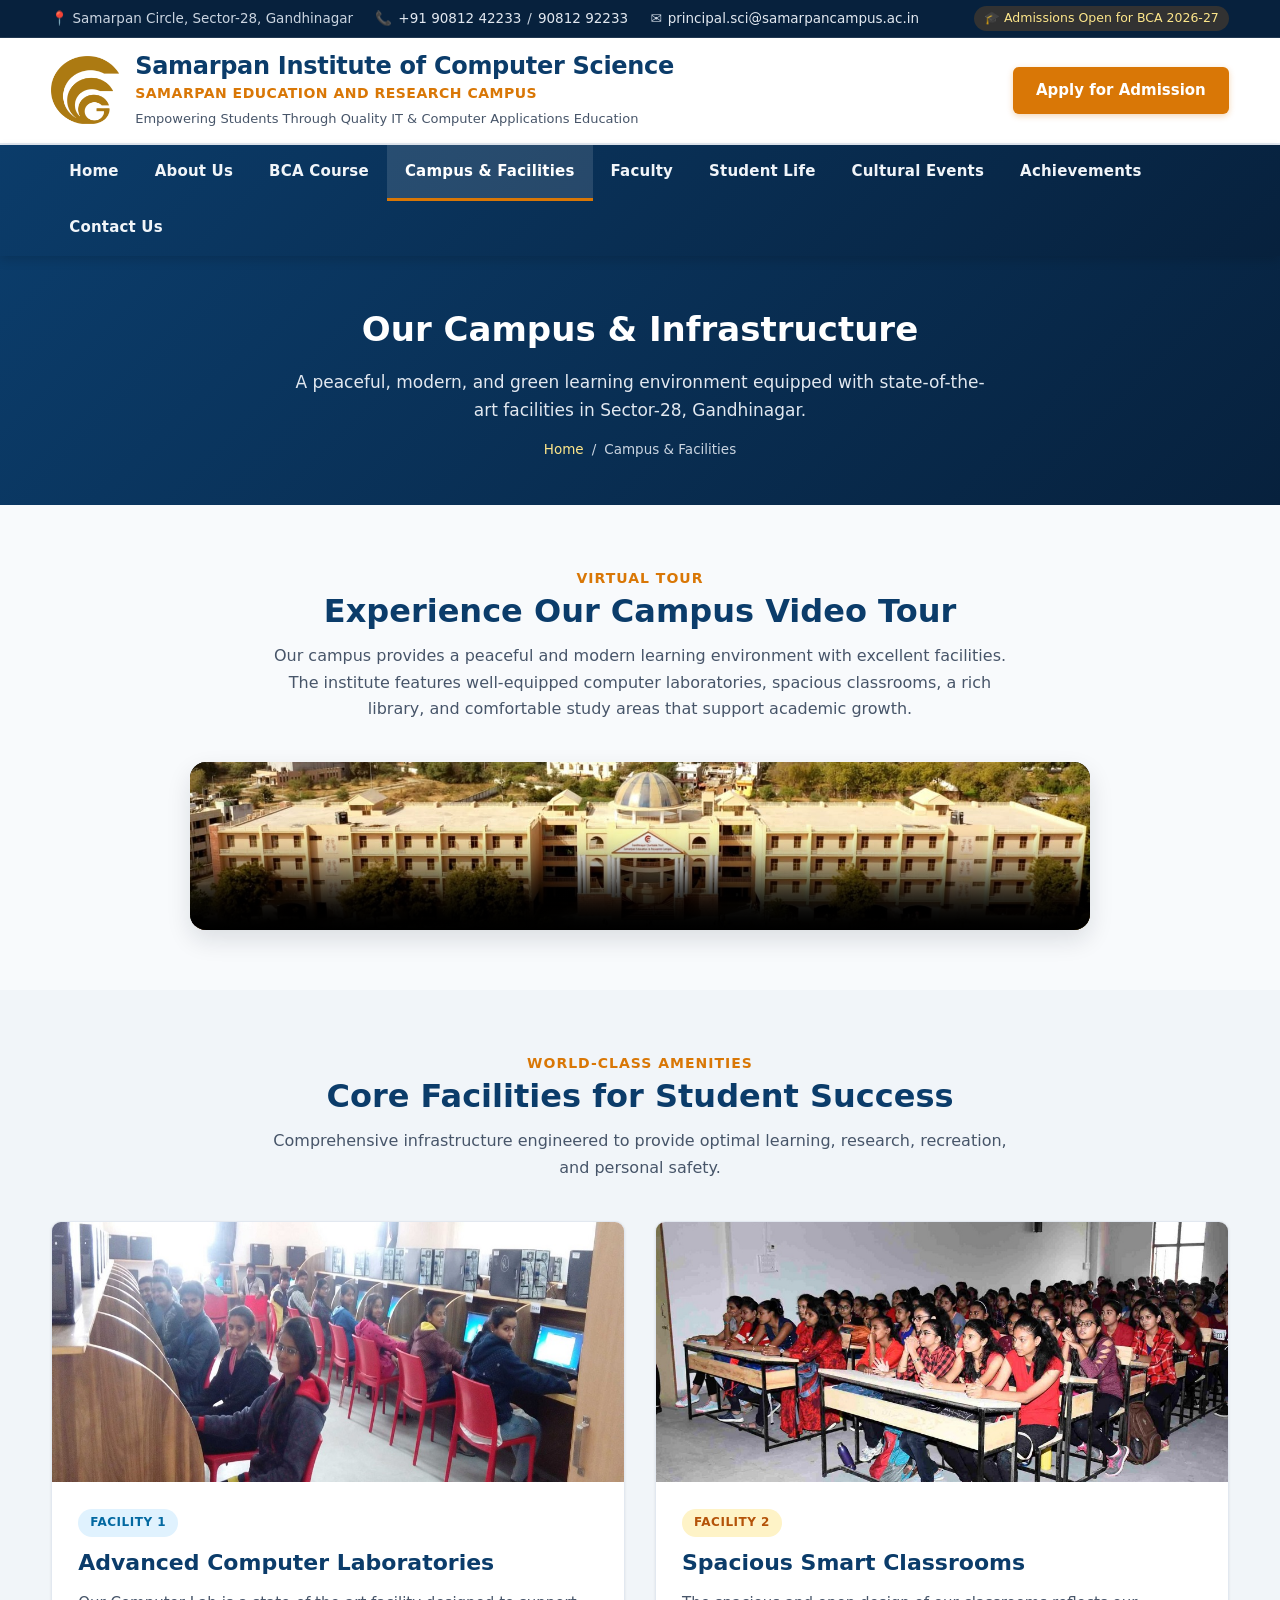
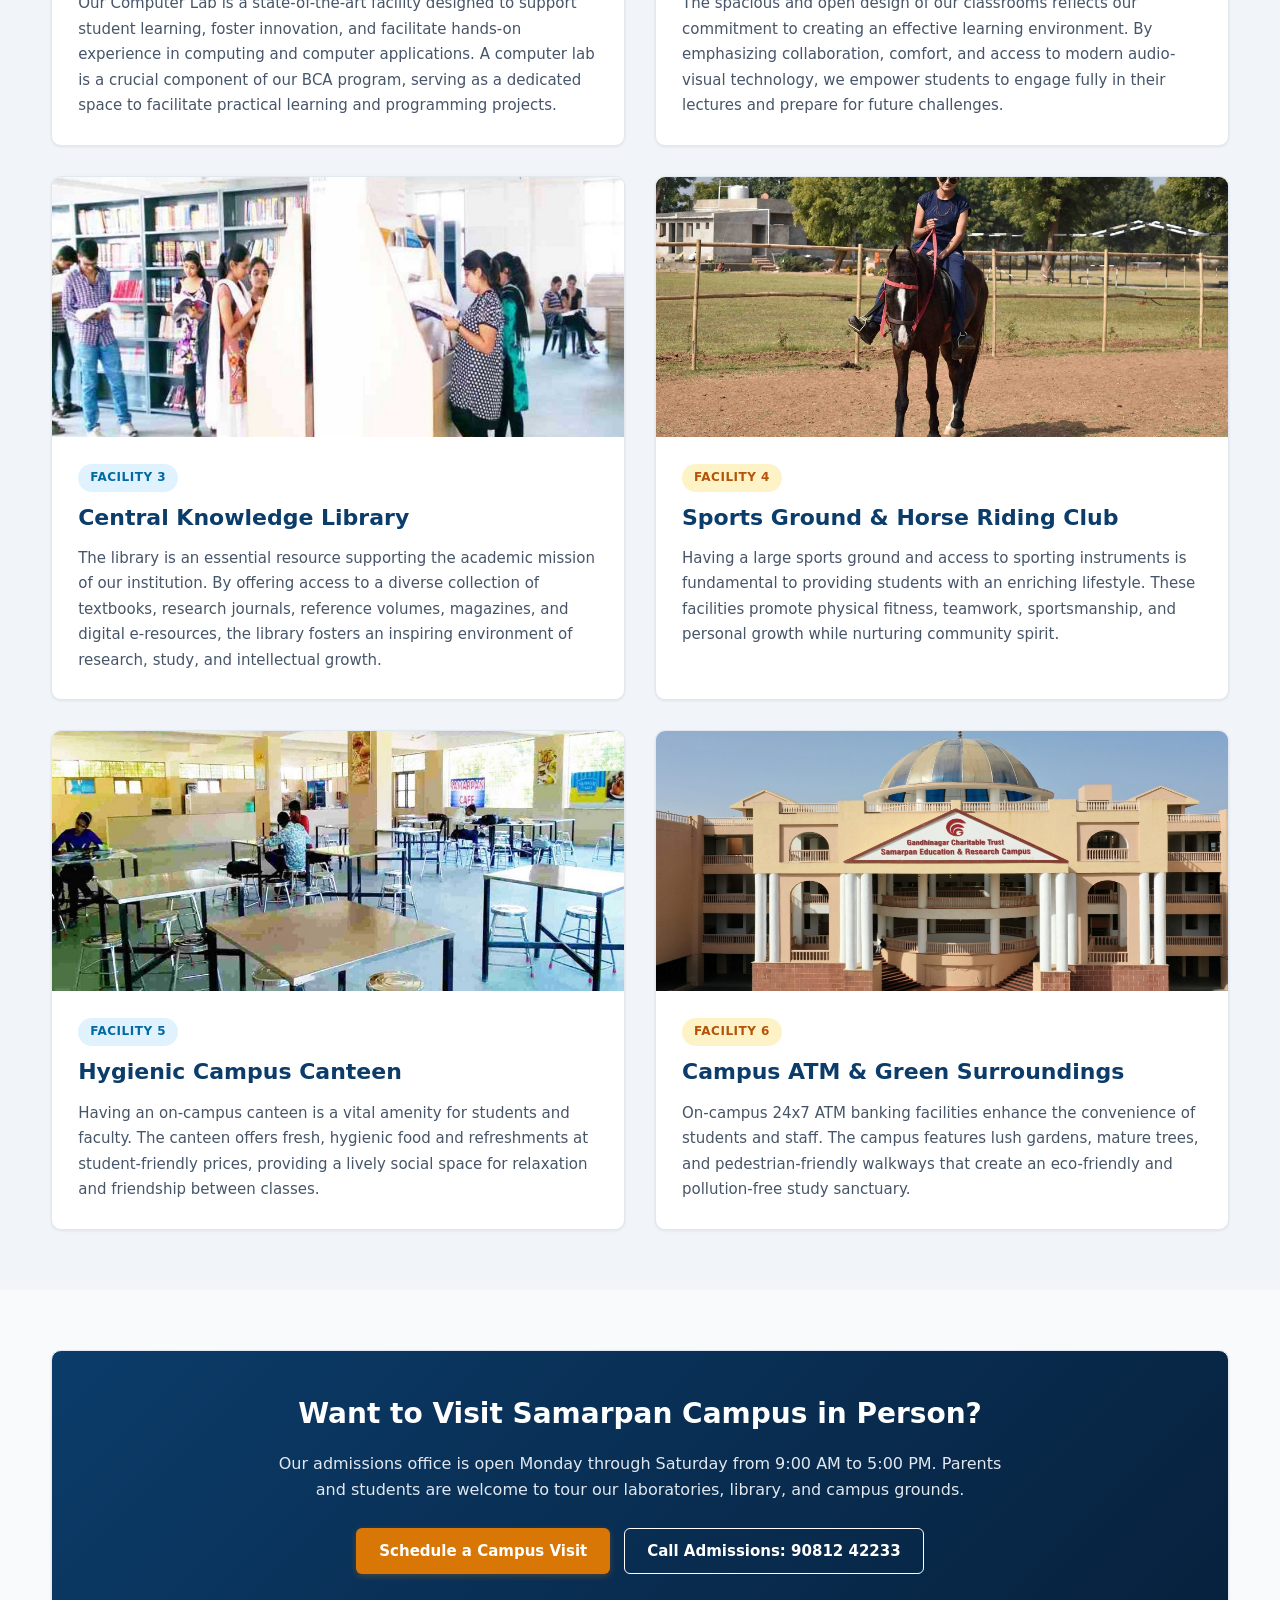
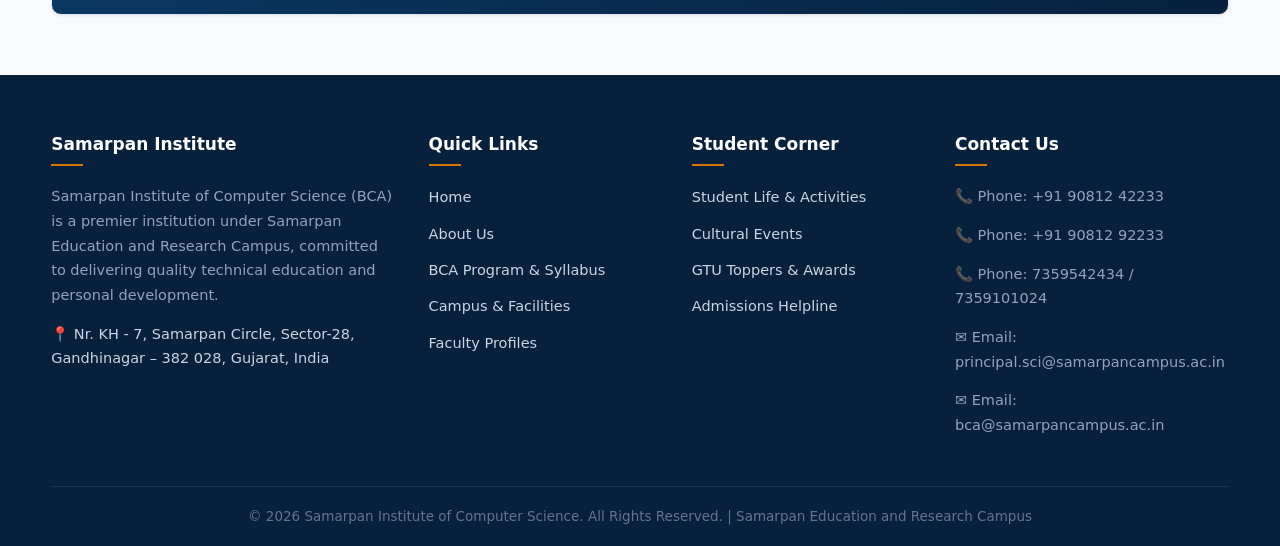
<file: campus.html>
<!DOCTYPE html>
<html lang="en">
<head>
  <meta charset="UTF-8">
  <meta name="viewport" content="width=device-width, initial-scale=1.0">
  <title>Campus & Facilities | Samarpan Institute of Computer Science</title>
  <link rel="stylesheet" href="style.css">
</head>
<body>

  <!-- Top Bar -->
  <div class="top-bar">
    <div class="container top-bar-inner">
      <div class="top-contact-info">
        <span>📍 Samarpan Circle, Sector-28, Gandhinagar</span>
        <span>📞 <a href="tel:9081242233">+91 90812 42233</a> / <a href="tel:9081292233">90812 92233</a></span>
        <span>✉️ <a href="mailto:principal.sci@samarpancampus.ac.in">principal.sci@samarpancampus.ac.in</a></span>
      </div>
      <div class="top-announcement">
        🎓 Admissions Open for BCA 2026-27
      </div>
    </div>
  </div>

  <!-- Main Header -->
  <header class="main-header">
    <div class="container header-inner">
      <div class="brand-wrap">
        <a href="index.html">
          <img src="logo.png" alt="Samarpan College Logo" class="brand-logo">
        </a>
        <div class="brand-titles">
          <h1>Samarpan Institute of Computer Science</h1>
          <div class="campus-name">Samarpan Education and Research Campus</div>
          <div class="tagline">Empowering Students Through Quality IT & Computer Applications Education</div>
        </div>
      </div>
      <div class="header-action">
        <a href="contact.html" class="btn btn-accent">Apply for Admission</a>
      </div>
    </div>
  </header>

  <!-- Sticky Navigation Bar -->
  <nav class="main-nav">
    <div class="container nav-container">
      <button class="menu-toggle" aria-label="Toggle Navigation Menu">☰</button>
      <ul class="nav-menu">
        <li class="nav-item"><a href="index.html" class="nav-link">Home</a></li>
        <li class="nav-item"><a href="about.html" class="nav-link">About Us</a></li>
        <li class="nav-item"><a href="academic.html" class="nav-link">BCA Course</a></li>
        <li class="nav-item"><a href="campus.html" class="nav-link active">Campus & Facilities</a></li>
        <li class="nav-item"><a href="faculty.html" class="nav-link">Faculty</a></li>
        <li class="nav-item"><a href="studentlife.html" class="nav-link">Student Life</a></li>
        <li class="nav-item"><a href="cultural.html" class="nav-link">Cultural Events</a></li>
        <li class="nav-item"><a href="achievements.html" class="nav-link">Achievements</a></li>
        <li class="nav-item"><a href="contact.html" class="nav-link">Contact Us</a></li>
      </ul>
    </div>
  </nav>

  <!-- Page Header -->
  <div class="page-header">
    <div class="container">
      <h1>Our Campus & Infrastructure</h1>
      <p>A peaceful, modern, and green learning environment equipped with state-of-the-art facilities in Sector-28, Gandhinagar.</p>
      <div class="breadcrumb">
        <a href="index.html">Home</a> / <span>Campus & Facilities</span>
      </div>
    </div>
  </div>

  <!-- Campus Video Section -->
  <section class="section">
    <div class="container">
      <div class="section-header">
        <span class="section-subtitle">Virtual Tour</span>
        <h2 class="section-title">Experience Our Campus Video Tour</h2>
        <p class="section-desc">
          Our campus provides a peaceful and modern learning environment with excellent facilities. The institute features well-equipped computer laboratories, spacious classrooms, a rich library, and comfortable study areas that support academic growth.
        </p>
      </div>

      <div class="video-container">
        <video controls poster="college.jpg.jpeg">
          <source src="college.mp4.mp4" type="video/mp4">
          Your browser does not support the video tag.
        </video>
      </div>
    </div>
  </section>

  <!-- Detailed Facilities Showcase -->
  <section class="section section-alt">
    <div class="container">
      <div class="section-header">
        <span class="section-subtitle">World-Class Amenities</span>
        <h2 class="section-title">Core Facilities for Student Success</h2>
        <p class="section-desc">Comprehensive infrastructure engineered to provide optimal learning, research, recreation, and personal safety.</p>
      </div>

      <div class="grid-2" style="gap: 30px;">
        
        <!-- Computer Lab -->
        <div class="card" style="padding: 0; overflow: hidden;">
          <img src="lab.jpg" alt="Computer Lab" style="width: 100%; height: 260px; object-fit: cover;">
          <div style="padding: 26px;">
            <span class="badge badge-blue" style="margin-bottom: 8px;">Facility 1</span>
            <h3 style="color: var(--primary-color); font-size: 22px; margin-bottom: 10px;">Advanced Computer Laboratories</h3>
            <p style="color: var(--text-muted); font-size: 15px; line-height: 1.7;">
              Our Computer Lab is a state-of-the-art facility designed to support student learning, foster innovation, and facilitate hands-on experience in computing and computer applications. A computer lab is a crucial component of our BCA program, serving as a dedicated space to facilitate practical learning and programming projects.
            </p>
          </div>
        </div>

        <!-- Classrooms -->
        <div class="card" style="padding: 0; overflow: hidden;">
          <img src="classroom.jpg" alt="Smart Classrooms" style="width: 100%; height: 260px; object-fit: cover;">
          <div style="padding: 26px;">
            <span class="badge badge-gold" style="margin-bottom: 8px;">Facility 2</span>
            <h3 style="color: var(--primary-color); font-size: 22px; margin-bottom: 10px;">Spacious Smart Classrooms</h3>
            <p style="color: var(--text-muted); font-size: 15px; line-height: 1.7;">
              The spacious and open design of our classrooms reflects our commitment to creating an effective learning environment. By emphasizing collaboration, comfort, and access to modern audio-visual technology, we empower students to engage fully in their lectures and prepare for future challenges.
            </p>
          </div>
        </div>

        <!-- Library -->
        <div class="card" style="padding: 0; overflow: hidden;">
          <img src="library.jpg" alt="Central Library" style="width: 100%; height: 260px; object-fit: cover;">
          <div style="padding: 26px;">
            <span class="badge badge-blue" style="margin-bottom: 8px;">Facility 3</span>
            <h3 style="color: var(--primary-color); font-size: 22px; margin-bottom: 10px;">Central Knowledge Library</h3>
            <p style="color: var(--text-muted); font-size: 15px; line-height: 1.7;">
              The library is an essential resource supporting the academic mission of our institution. By offering access to a diverse collection of textbooks, research journals, reference volumes, magazines, and digital e-resources, the library fosters an inspiring environment of research, study, and intellectual growth.
            </p>
          </div>
        </div>

        <!-- Sports Ground -->
        <div class="card" style="padding: 0; overflow: hidden;">
          <img src="sports.jpg" alt="Sports Ground" style="width: 100%; height: 260px; object-fit: cover;">
          <div style="padding: 26px;">
            <span class="badge badge-gold" style="margin-bottom: 8px;">Facility 4</span>
            <h3 style="color: var(--primary-color); font-size: 22px; margin-bottom: 10px;">Sports Ground & Horse Riding Club</h3>
            <p style="color: var(--text-muted); font-size: 15px; line-height: 1.7;">
              Having a large sports ground and access to sporting instruments is fundamental to providing students with an enriching lifestyle. These facilities promote physical fitness, teamwork, sportsmanship, and personal growth while nurturing community spirit.
            </p>
          </div>
        </div>

        <!-- Canteen -->
        <div class="card" style="padding: 0; overflow: hidden;">
          <img src="canteen.jpg" alt="Cafeteria & Canteen" style="width: 100%; height: 260px; object-fit: cover;">
          <div style="padding: 26px;">
            <span class="badge badge-blue" style="margin-bottom: 8px;">Facility 5</span>
            <h3 style="color: var(--primary-color); font-size: 22px; margin-bottom: 10px;">Hygienic Campus Canteen</h3>
            <p style="color: var(--text-muted); font-size: 15px; line-height: 1.7;">
              Having an on-campus canteen is a vital amenity for students and faculty. The canteen offers fresh, hygienic food and refreshments at student-friendly prices, providing a lively social space for relaxation and friendship between classes.
            </p>
          </div>
        </div>

        <!-- ATM & Green Campus -->
        <div class="card" style="padding: 0; overflow: hidden;">
          <img src="slide2.jpg" alt="Campus Greenery" style="width: 100%; height: 260px; object-fit: cover;">
          <div style="padding: 26px;">
            <span class="badge badge-gold" style="margin-bottom: 8px;">Facility 6</span>
            <h3 style="color: var(--primary-color); font-size: 22px; margin-bottom: 10px;">Campus ATM & Green Surroundings</h3>
            <p style="color: var(--text-muted); font-size: 15px; line-height: 1.7;">
              On-campus 24x7 ATM banking facilities enhance the convenience of students and staff. The campus features lush gardens, mature trees, and pedestrian-friendly walkways that create an eco-friendly and pollution-free study sanctuary.
            </p>
          </div>
        </div>

      </div>
    </div>
  </section>

  <!-- Location & Campus Visit CTA -->
  <section class="section">
    <div class="container">
      <div class="card" style="background: linear-gradient(135deg, var(--primary-color) 0%, var(--primary-dark) 100%); color: #ffffff; padding: 40px; text-align: center;">
        <h2 style="color: #ffffff; font-size: 28px; margin-bottom: 14px;">Want to Visit Samarpan Campus in Person?</h2>
        <p style="color: #e2e8f0; font-size: 16px; max-width: 750px; margin: 0 auto 24px auto;">
          Our admissions office is open Monday through Saturday from 9:00 AM to 5:00 PM. Parents and students are welcome to tour our laboratories, library, and campus grounds.
        </p>
        <div style="display: flex; gap: 14px; justify-content: center; flex-wrap: wrap;">
          <a href="contact.html" class="btn btn-accent">Schedule a Campus Visit</a>
          <a href="tel:9081242233" class="btn btn-outline-white">Call Admissions: 90812 42233</a>
        </div>
      </div>
    </div>
  </section>

  <!-- Main Footer -->
  <footer class="main-footer">
    <div class="container footer-top">
      <div class="footer-grid">
        <div class="footer-col">
          <h4>Samarpan Institute</h4>
          <p>
            Samarpan Institute of Computer Science (BCA) is a premier institution under Samarpan Education and Research Campus, committed to delivering quality technical education and personal development.
          </p>
          <p style="color: #cbd5e1;">
            📍 Nr. KH - 7, Samarpan Circle, Sector-28, Gandhinagar – 382 028, Gujarat, India
          </p>
        </div>

        <div class="footer-col">
          <h4>Quick Links</h4>
          <ul class="footer-links">
            <li><a href="index.html">Home</a></li>
            <li><a href="about.html">About Us</a></li>
            <li><a href="academic.html">BCA Program & Syllabus</a></li>
            <li><a href="campus.html">Campus & Facilities</a></li>
            <li><a href="faculty.html">Faculty Profiles</a></li>
          </ul>
        </div>

        <div class="footer-col">
          <h4>Student Corner</h4>
          <ul class="footer-links">
            <li><a href="studentlife.html">Student Life & Activities</a></li>
            <li><a href="cultural.html">Cultural Events</a></li>
            <li><a href="achievements.html">GTU Toppers & Awards</a></li>
            <li><a href="contact.html">Admissions Helpline</a></li>
          </ul>
        </div>

        <div class="footer-col">
          <h4>Contact Us</h4>
          <p>📞 Phone: +91 90812 42233</p>
          <p>📞 Phone: +91 90812 92233</p>
          <p>📞 Phone: 7359542434 / 7359101024</p>
          <p>✉️ Email: principal.sci@samarpancampus.ac.in</p>
          <p>✉️ Email: bca@samarpancampus.ac.in</p>
        </div>
      </div>
    </div>
    <div class="container footer-bottom">
      <p>© 2026 Samarpan Institute of Computer Science. All Rights Reserved. | Samarpan Education and Research Campus</p>
    </div>
  </footer>

  <script src="main.js"></script>
</body>
</html>
</file>
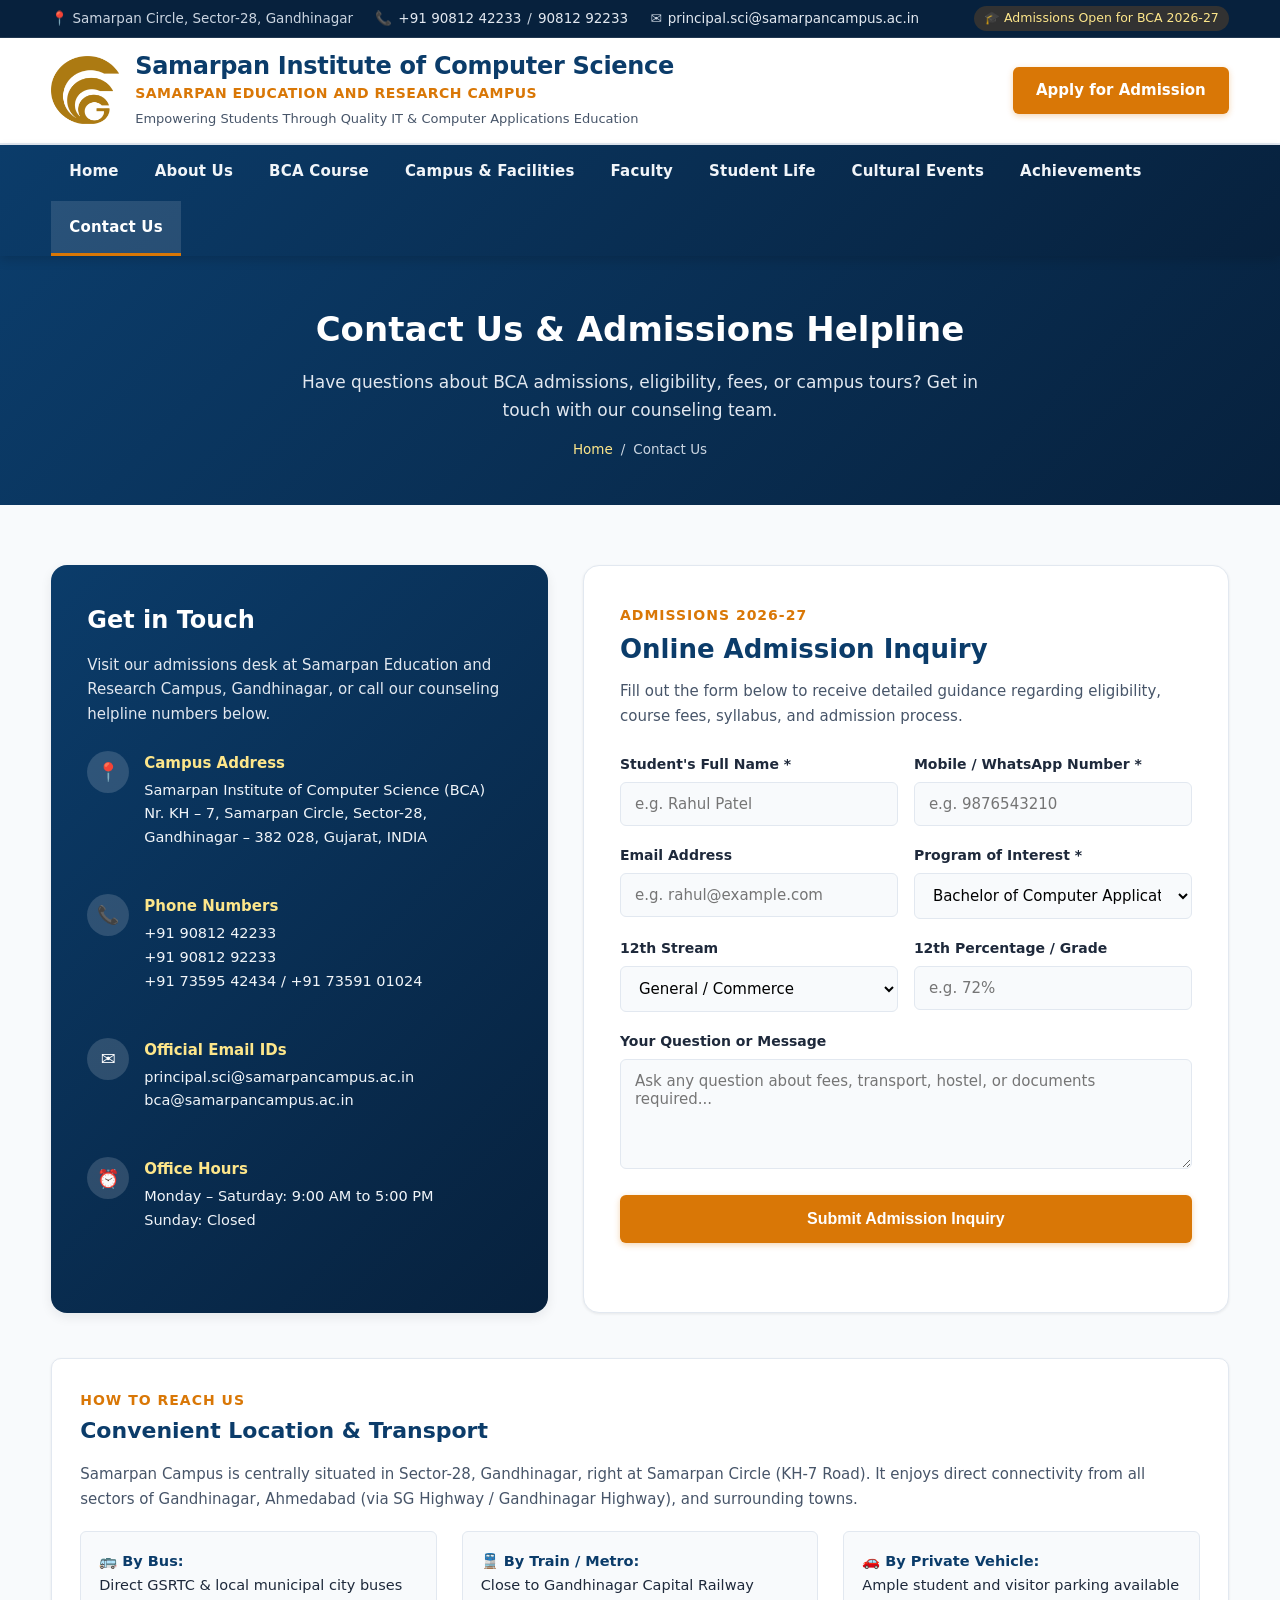
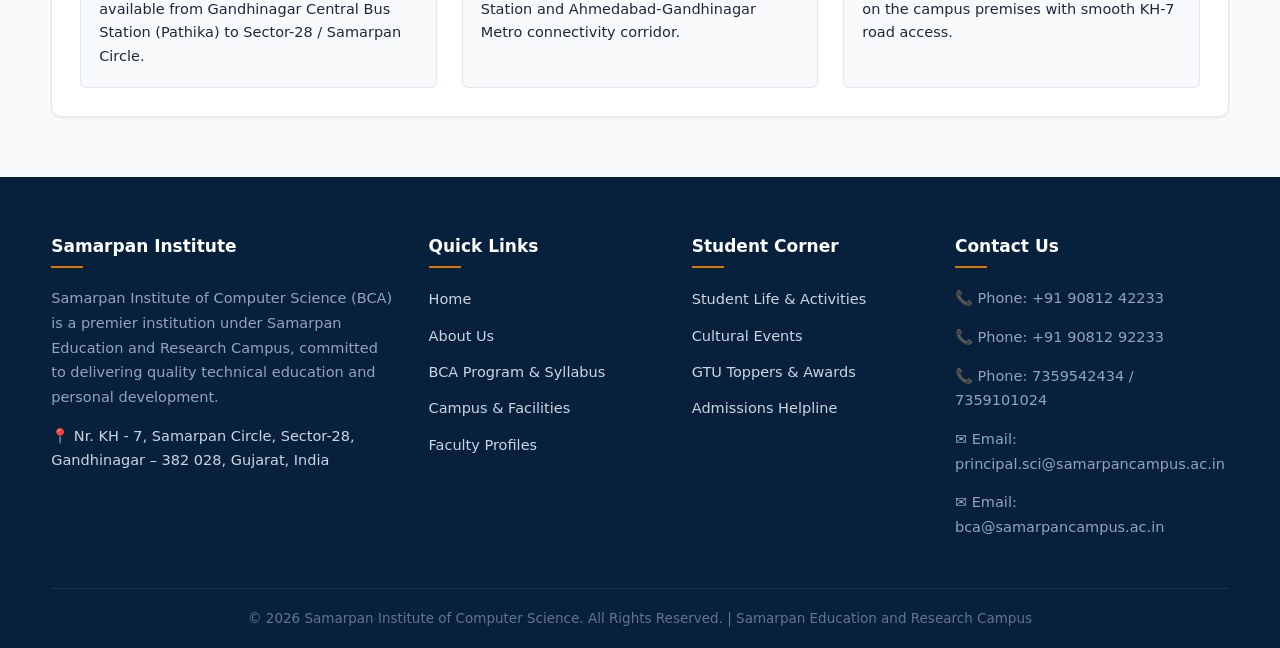
<file: contact.html>
<!DOCTYPE html>
<html lang="en">
<head>
  <meta charset="UTF-8">
  <meta name="viewport" content="width=device-width, initial-scale=1.0">
  <title>Contact Us & Admissions | Samarpan Institute of Computer Science</title>
  <link rel="stylesheet" href="style.css">
</head>
<body>

  <!-- Top Bar -->
  <div class="top-bar">
    <div class="container top-bar-inner">
      <div class="top-contact-info">
        <span>📍 Samarpan Circle, Sector-28, Gandhinagar</span>
        <span>📞 <a href="tel:9081242233">+91 90812 42233</a> / <a href="tel:9081292233">90812 92233</a></span>
        <span>✉️ <a href="mailto:principal.sci@samarpancampus.ac.in">principal.sci@samarpancampus.ac.in</a></span>
      </div>
      <div class="top-announcement">
        🎓 Admissions Open for BCA 2026-27
      </div>
    </div>
  </div>

  <!-- Main Header -->
  <header class="main-header">
    <div class="container header-inner">
      <div class="brand-wrap">
        <a href="index.html">
          <img src="logo.png" alt="Samarpan College Logo" class="brand-logo">
        </a>
        <div class="brand-titles">
          <h1>Samarpan Institute of Computer Science</h1>
          <div class="campus-name">Samarpan Education and Research Campus</div>
          <div class="tagline">Empowering Students Through Quality IT & Computer Applications Education</div>
        </div>
      </div>
      <div class="header-action">
        <a href="contact.html" class="btn btn-accent">Apply for Admission</a>
      </div>
    </div>
  </header>

  <!-- Sticky Navigation Bar -->
  <nav class="main-nav">
    <div class="container nav-container">
      <button class="menu-toggle" aria-label="Toggle Navigation Menu">☰</button>
      <ul class="nav-menu">
        <li class="nav-item"><a href="index.html" class="nav-link">Home</a></li>
        <li class="nav-item"><a href="about.html" class="nav-link">About Us</a></li>
        <li class="nav-item"><a href="academic.html" class="nav-link">BCA Course</a></li>
        <li class="nav-item"><a href="campus.html" class="nav-link">Campus & Facilities</a></li>
        <li class="nav-item"><a href="faculty.html" class="nav-link">Faculty</a></li>
        <li class="nav-item"><a href="studentlife.html" class="nav-link">Student Life</a></li>
        <li class="nav-item"><a href="cultural.html" class="nav-link">Cultural Events</a></li>
        <li class="nav-item"><a href="achievements.html" class="nav-link">Achievements</a></li>
        <li class="nav-item"><a href="contact.html" class="nav-link active">Contact Us</a></li>
      </ul>
    </div>
  </nav>

  <!-- Page Header -->
  <div class="page-header">
    <div class="container">
      <h1>Contact Us & Admissions Helpline</h1>
      <p>Have questions about BCA admissions, eligibility, fees, or campus tours? Get in touch with our counseling team.</p>
      <div class="breadcrumb">
        <a href="index.html">Home</a> / <span>Contact Us</span>
      </div>
    </div>
  </div>

  <!-- Contact & Inquiry Section -->
  <section class="section">
    <div class="container">
      
      <div class="contact-layout">
        
        <!-- Contact Information Card -->
        <div class="contact-info-card">
          <h3>Get in Touch</h3>
          <p>
            Visit our admissions desk at Samarpan Education and Research Campus, Gandhinagar, or call our counseling helpline numbers below.
          </p>

          <!-- Address -->
          <div class="contact-item">
            <div class="contact-icon">📍</div>
            <div class="contact-details">
              <h4>Campus Address</h4>
              <p>
                Samarpan Institute of Computer Science (BCA)<br>
                Nr. KH – 7, Samarpan Circle, Sector-28,<br>
                Gandhinagar – 382 028, Gujarat, INDIA
              </p>
            </div>
          </div>

          <!-- Phone -->
          <div class="contact-item">
            <div class="contact-icon">📞</div>
            <div class="contact-details">
              <h4>Phone Numbers</h4>
              <p>
                <a href="tel:9081242233">+91 90812 42233</a><br>
                <a href="tel:9081292233">+91 90812 92233</a><br>
                <a href="tel:7359542434">+91 73595 42434</a> / <a href="tel:7359101024">+91 73591 01024</a>
              </p>
            </div>
          </div>

          <!-- Email -->
          <div class="contact-item">
            <div class="contact-icon">✉️</div>
            <div class="contact-details">
              <h4>Official Email IDs</h4>
              <p>
                <a href="mailto:principal.sci@samarpancampus.ac.in">principal.sci@samarpancampus.ac.in</a><br>
                <a href="mailto:bca@samarpancampus.ac.in">bca@samarpancampus.ac.in</a>
              </p>
            </div>
          </div>

          <!-- Timings -->
          <div class="contact-item">
            <div class="contact-icon">⏰</div>
            <div class="contact-details">
              <h4>Office Hours</h4>
              <p>
                Monday – Saturday: 9:00 AM to 5:00 PM<br>
                Sunday: Closed
              </p>
            </div>
          </div>

        </div>

        <!-- Admission Inquiry Form Card -->
        <div class="form-card">
          <span class="section-subtitle">Admissions 2026-27</span>
          <h2 style="color: var(--primary-color); font-size: 26px; margin-bottom: 8px;">Online Admission Inquiry</h2>
          <p style="color: var(--text-muted); font-size: 15px; margin-bottom: 24px;">
            Fill out the form below to receive detailed guidance regarding eligibility, course fees, syllabus, and admission process.
          </p>

          <!-- Success Alert Message -->
          <div id="formSuccess" style="display: none; background: #ecfdf5; border: 1px solid #10b981; color: #065f46; padding: 14px 18px; border-radius: var(--radius-sm); margin-bottom: 20px;">
            <strong>✓ Inquiry Submitted Successfully!</strong><br>
            Thank you for reaching out. Our admission counselor will call or WhatsApp you shortly.
          </div>

          <form id="inquiryForm">
            <div class="form-row">
              <div class="form-group">
                <label for="studentName">Student's Full Name *</label>
                <input type="text" id="studentName" class="form-control" placeholder="e.g. Rahul Patel" required>
              </div>

              <div class="form-group">
                <label for="studentPhone">Mobile / WhatsApp Number *</label>
                <input type="tel" id="studentPhone" class="form-control" placeholder="e.g. 9876543210" required>
              </div>
            </div>

            <div class="form-row">
              <div class="form-group">
                <label for="studentEmail">Email Address</label>
                <input type="email" id="studentEmail" class="form-control" placeholder="e.g. rahul@example.com">
              </div>

              <div class="form-group">
                <label for="courseSelect">Program of Interest *</label>
                <select id="courseSelect" class="form-control">
                  <option value="BCA">Bachelor of Computer Applications (BCA)</option>
                  <option value="BCA Honors">BCA (4-Year Honors FYUGP)</option>
                </select>
              </div>
            </div>

            <div class="form-row">
              <div class="form-group">
                <label for="streamSelect">12th Stream</label>
                <select id="streamSelect" class="form-control">
                  <option value="Commerce">General / Commerce</option>
                  <option value="Science">Science (A/B/AB Group)</option>
                  <option value="Arts">Arts</option>
                  <option value="Diploma">Diploma / Other</option>
                </select>
              </div>

              <div class="form-group">
                <label for="percentage">12th Percentage / Grade</label>
                <input type="text" id="percentage" class="form-control" placeholder="e.g. 72%">
              </div>
            </div>

            <div class="form-group">
              <label for="studentMessage">Your Question or Message</label>
              <textarea id="studentMessage" class="form-control" placeholder="Ask any question about fees, transport, hostel, or documents required..."></textarea>
            </div>

            <button type="submit" class="btn btn-accent" style="width: 100%; padding: 14px; font-size: 16px;">
              Submit Admission Inquiry
            </button>
          </form>
        </div>

      </div>

      <!-- Campus Directions & Transport Info -->
      <div class="card" style="margin-top: 45px; background: #ffffff;">
        <span class="section-subtitle">How to Reach Us</span>
        <h3 style="color: var(--primary-color); font-size: 22px; margin-bottom: 12px;">Convenient Location & Transport</h3>
        <p style="color: var(--text-muted); font-size: 15px; line-height: 1.7; margin-bottom: 18px;">
          Samarpan Campus is centrally situated in Sector-28, Gandhinagar, right at Samarpan Circle (KH-7 Road). It enjoys direct connectivity from all sectors of Gandhinagar, Ahmedabad (via SG Highway / Gandhinagar Highway), and surrounding towns.
        </p>

        <div class="grid-3" style="font-size: 14.5px;">
          <div style="background: #f8fafc; padding: 18px; border-radius: var(--radius-sm); border: 1px solid var(--border-color);">
            <strong style="color: var(--primary-color);">🚌 By Bus:</strong><br>
            Direct GSRTC & local municipal city buses available from Gandhinagar Central Bus Station (Pathika) to Sector-28 / Samarpan Circle.
          </div>

          <div style="background: #f8fafc; padding: 18px; border-radius: var(--radius-sm); border: 1px solid var(--border-color);">
            <strong style="color: var(--primary-color);">🚆 By Train / Metro:</strong><br>
            Close to Gandhinagar Capital Railway Station and Ahmedabad-Gandhinagar Metro connectivity corridor.
          </div>

          <div style="background: #f8fafc; padding: 18px; border-radius: var(--radius-sm); border: 1px solid var(--border-color);">
            <strong style="color: var(--primary-color);">🚗 By Private Vehicle:</strong><br>
            Ample student and visitor parking available on the campus premises with smooth KH-7 road access.
          </div>
        </div>
      </div>

    </div>
  </section>

  <!-- Main Footer -->
  <footer class="main-footer">
    <div class="container footer-top">
      <div class="footer-grid">
        <div class="footer-col">
          <h4>Samarpan Institute</h4>
          <p>
            Samarpan Institute of Computer Science (BCA) is a premier institution under Samarpan Education and Research Campus, committed to delivering quality technical education and personal development.
          </p>
          <p style="color: #cbd5e1;">
            📍 Nr. KH - 7, Samarpan Circle, Sector-28, Gandhinagar – 382 028, Gujarat, India
          </p>
        </div>

        <div class="footer-col">
          <h4>Quick Links</h4>
          <ul class="footer-links">
            <li><a href="index.html">Home</a></li>
            <li><a href="about.html">About Us</a></li>
            <li><a href="academic.html">BCA Program & Syllabus</a></li>
            <li><a href="campus.html">Campus & Facilities</a></li>
            <li><a href="faculty.html">Faculty Profiles</a></li>
          </ul>
        </div>

        <div class="footer-col">
          <h4>Student Corner</h4>
          <ul class="footer-links">
            <li><a href="studentlife.html">Student Life & Activities</a></li>
            <li><a href="cultural.html">Cultural Events</a></li>
            <li><a href="achievements.html">GTU Toppers & Awards</a></li>
            <li><a href="contact.html">Admissions Helpline</a></li>
          </ul>
        </div>

        <div class="footer-col">
          <h4>Contact Us</h4>
          <p>📞 Phone: +91 90812 42233</p>
          <p>📞 Phone: +91 90812 92233</p>
          <p>📞 Phone: 7359542434 / 7359101024</p>
          <p>✉️ Email: principal.sci@samarpancampus.ac.in</p>
          <p>✉️ Email: bca@samarpancampus.ac.in</p>
        </div>
      </div>
    </div>
    <div class="container footer-bottom">
      <p>© 2026 Samarpan Institute of Computer Science. All Rights Reserved. | Samarpan Education and Research Campus</p>
    </div>
  </footer>

  <script src="main.js"></script>
</body>
</html>
</file>
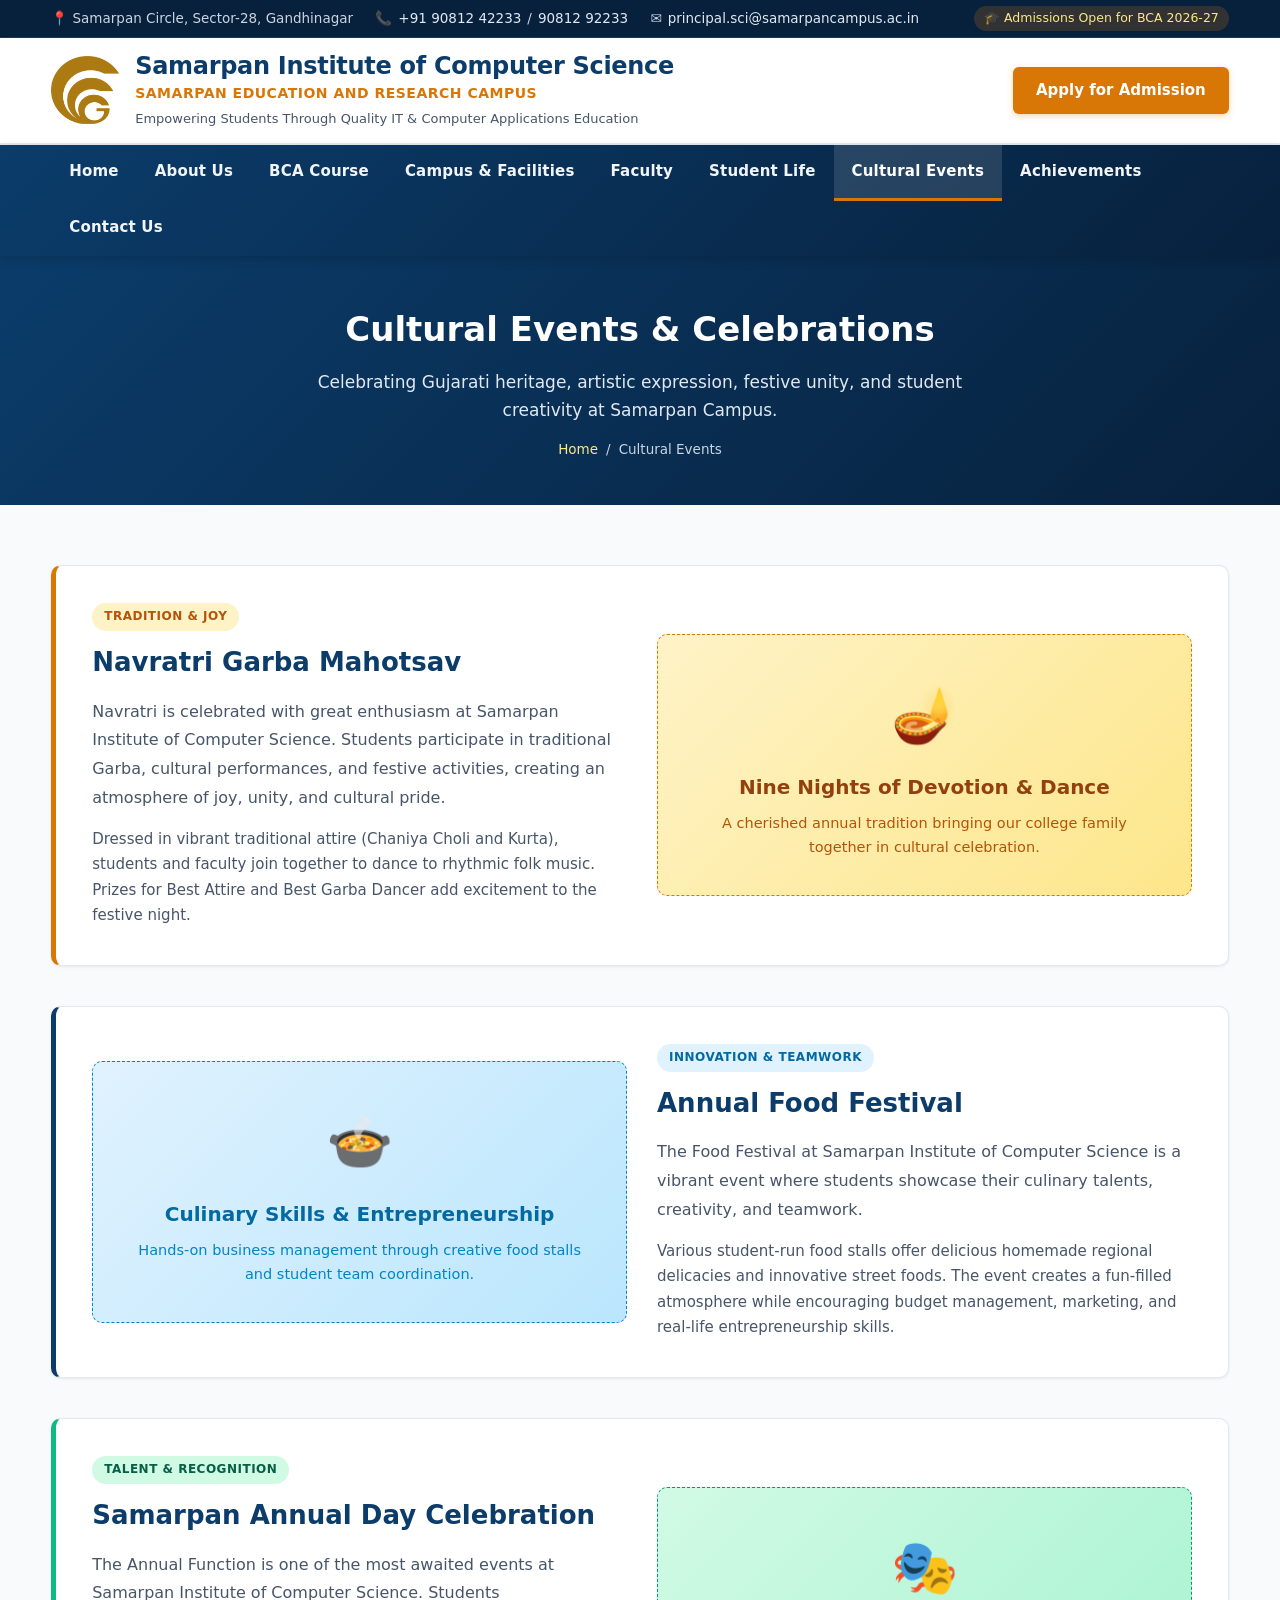
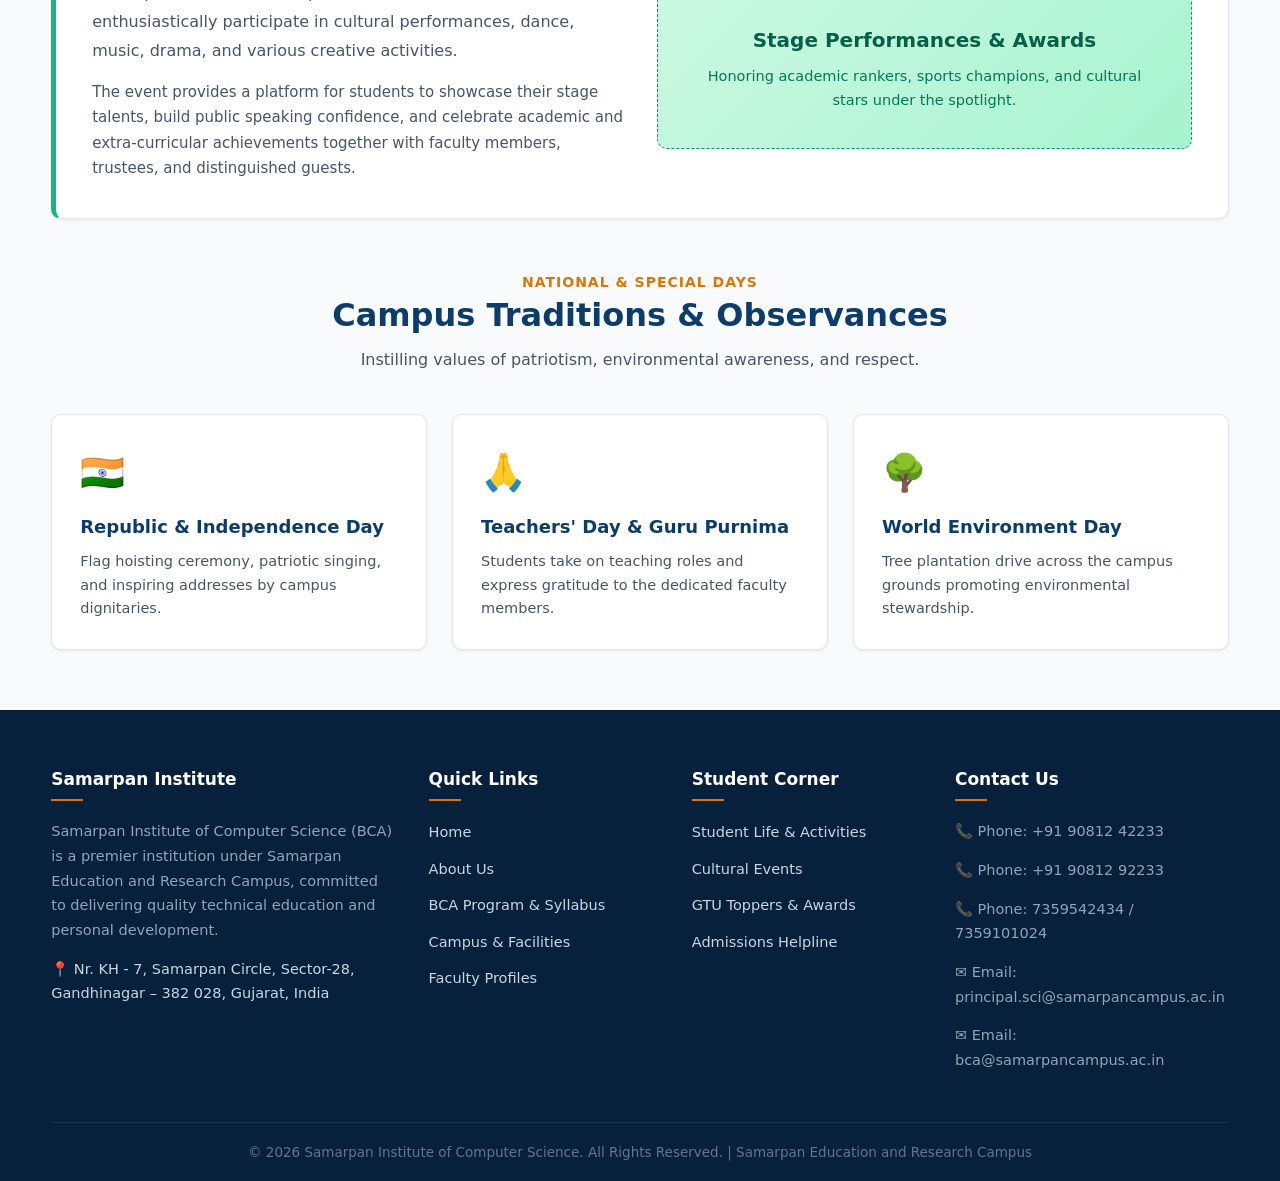
<file: cultural.html>
<!DOCTYPE html>
<html lang="en">
<head>
  <meta charset="UTF-8">
  <meta name="viewport" content="width=device-width, initial-scale=1.0">
  <title>Cultural Events | Samarpan Institute of Computer Science</title>
  <link rel="stylesheet" href="style.css">
</head>
<body>

  <!-- Top Bar -->
  <div class="top-bar">
    <div class="container top-bar-inner">
      <div class="top-contact-info">
        <span>📍 Samarpan Circle, Sector-28, Gandhinagar</span>
        <span>📞 <a href="tel:9081242233">+91 90812 42233</a> / <a href="tel:9081292233">90812 92233</a></span>
        <span>✉️ <a href="mailto:principal.sci@samarpancampus.ac.in">principal.sci@samarpancampus.ac.in</a></span>
      </div>
      <div class="top-announcement">
        🎓 Admissions Open for BCA 2026-27
      </div>
    </div>
  </div>

  <!-- Main Header -->
  <header class="main-header">
    <div class="container header-inner">
      <div class="brand-wrap">
        <a href="index.html">
          <img src="logo.png" alt="Samarpan College Logo" class="brand-logo">
        </a>
        <div class="brand-titles">
          <h1>Samarpan Institute of Computer Science</h1>
          <div class="campus-name">Samarpan Education and Research Campus</div>
          <div class="tagline">Empowering Students Through Quality IT & Computer Applications Education</div>
        </div>
      </div>
      <div class="header-action">
        <a href="contact.html" class="btn btn-accent">Apply for Admission</a>
      </div>
    </div>
  </header>

  <!-- Sticky Navigation Bar -->
  <nav class="main-nav">
    <div class="container nav-container">
      <button class="menu-toggle" aria-label="Toggle Navigation Menu">☰</button>
      <ul class="nav-menu">
        <li class="nav-item"><a href="index.html" class="nav-link">Home</a></li>
        <li class="nav-item"><a href="about.html" class="nav-link">About Us</a></li>
        <li class="nav-item"><a href="academic.html" class="nav-link">BCA Course</a></li>
        <li class="nav-item"><a href="campus.html" class="nav-link">Campus & Facilities</a></li>
        <li class="nav-item"><a href="faculty.html" class="nav-link">Faculty</a></li>
        <li class="nav-item"><a href="studentlife.html" class="nav-link">Student Life</a></li>
        <li class="nav-item"><a href="cultural.html" class="nav-link active">Cultural Events</a></li>
        <li class="nav-item"><a href="achievements.html" class="nav-link">Achievements</a></li>
        <li class="nav-item"><a href="contact.html" class="nav-link">Contact Us</a></li>
      </ul>
    </div>
  </nav>

  <!-- Page Header -->
  <div class="page-header">
    <div class="container">
      <h1>Cultural Events & Celebrations</h1>
      <p>Celebrating Gujarati heritage, artistic expression, festive unity, and student creativity at Samarpan Campus.</p>
      <div class="breadcrumb">
        <a href="index.html">Home</a> / <span>Cultural Events</span>
      </div>
    </div>
  </div>

  <!-- Cultural Events Main Section -->
  <section class="section">
    <div class="container">
      
      <!-- Event 1: Navratri Celebration -->
      <div class="card" style="margin-bottom: 40px; padding: 36px; border-left: 5px solid #d97706;">
        <div class="grid-2" style="align-items: center;">
          <div>
            <span class="badge badge-gold" style="margin-bottom: 10px;">Tradition & Joy</span>
            <h2 style="color: var(--primary-color); font-size: 26px; margin-bottom: 14px;">Navratri Garba Mahotsav</h2>
            <p style="color: var(--text-muted); font-size: 16px; line-height: 1.8; margin-bottom: 14px;">
              Navratri is celebrated with great enthusiasm at Samarpan Institute of Computer Science. Students participate in traditional Garba, cultural performances, and festive activities, creating an atmosphere of joy, unity, and cultural pride.
            </p>
            <p style="color: var(--text-muted); font-size: 15px; line-height: 1.7;">
              Dressed in vibrant traditional attire (Chaniya Choli and Kurta), students and faculty join together to dance to rhythmic folk music. Prizes for Best Attire and Best Garba Dancer add excitement to the festive night.
            </p>
          </div>
          <div style="background: linear-gradient(135deg, #fef3c7, #fde68a); border-radius: var(--radius-md); padding: 35px; text-align: center; border: 1px dashed #d97706;">
            <div style="font-size: 54px; margin-bottom: 12px;">🪔</div>
            <h3 style="color: #92400e; font-size: 20px; margin-bottom: 8px;">Nine Nights of Devotion & Dance</h3>
            <p style="color: #b45309; font-size: 14.5px;">A cherished annual tradition bringing our college family together in cultural celebration.</p>
          </div>
        </div>
      </div>

      <!-- Event 2: Food Festival -->
      <div class="card" style="margin-bottom: 40px; padding: 36px; border-left: 5px solid #0b3c6a;">
        <div class="grid-2" style="align-items: center;">
          <div style="background: linear-gradient(135deg, #e0f2fe, #bae6fd); border-radius: var(--radius-md); padding: 35px; text-align: center; border: 1px dashed #0284c7;">
            <div style="font-size: 54px; margin-bottom: 12px;">🍲</div>
            <h3 style="color: #0369a1; font-size: 20px; margin-bottom: 8px;">Culinary Skills & Entrepreneurship</h3>
            <p style="color: #0284c7; font-size: 14.5px;">Hands-on business management through creative food stalls and student team coordination.</p>
          </div>
          <div>
            <span class="badge badge-blue" style="margin-bottom: 10px;">Innovation & Teamwork</span>
            <h2 style="color: var(--primary-color); font-size: 26px; margin-bottom: 14px;">Annual Food Festival</h2>
            <p style="color: var(--text-muted); font-size: 16px; line-height: 1.8; margin-bottom: 14px;">
              The Food Festival at Samarpan Institute of Computer Science is a vibrant event where students showcase their culinary talents, creativity, and teamwork.
            </p>
            <p style="color: var(--text-muted); font-size: 15px; line-height: 1.7;">
              Various student-run food stalls offer delicious homemade regional delicacies and innovative street foods. The event creates a fun-filled atmosphere while encouraging budget management, marketing, and real-life entrepreneurship skills.
            </p>
          </div>
        </div>
      </div>

      <!-- Event 3: Annual Function -->
      <div class="card" style="margin-bottom: 40px; padding: 36px; border-left: 5px solid #10b981;">
        <div class="grid-2" style="align-items: center;">
          <div>
            <span class="badge" style="background: #d1fae5; color: #065f46; margin-bottom: 10px;">Talent & Recognition</span>
            <h2 style="color: var(--primary-color); font-size: 26px; margin-bottom: 14px;">Samarpan Annual Day Celebration</h2>
            <p style="color: var(--text-muted); font-size: 16px; line-height: 1.8; margin-bottom: 14px;">
              The Annual Function is one of the most awaited events at Samarpan Institute of Computer Science. Students enthusiastically participate in cultural performances, dance, music, drama, and various creative activities.
            </p>
            <p style="color: var(--text-muted); font-size: 15px; line-height: 1.7;">
              The event provides a platform for students to showcase their stage talents, build public speaking confidence, and celebrate academic and extra-curricular achievements together with faculty members, trustees, and distinguished guests.
            </p>
          </div>
          <div style="background: linear-gradient(135deg, #d1fae5, #a7f3d0); border-radius: var(--radius-md); padding: 35px; text-align: center; border: 1px dashed #059669;">
            <div style="font-size: 54px; margin-bottom: 12px;">🎭</div>
            <h3 style="color: #065f46; font-size: 20px; margin-bottom: 8px;">Stage Performances & Awards</h3>
            <p style="color: #047857; font-size: 14.5px;">Honoring academic rankers, sports champions, and cultural stars under the spotlight.</p>
          </div>
        </div>
      </div>

      <!-- Other Celebrations Grid -->
      <div style="margin-top: 50px;">
        <div class="section-header">
          <span class="section-subtitle">National & Special Days</span>
          <h2 class="section-title">Campus Traditions & Observances</h2>
          <p class="section-desc">Instilling values of patriotism, environmental awareness, and respect.</p>
        </div>

        <div class="grid-3">
          <div class="card">
            <div style="font-size: 36px; margin-bottom: 10px;">🇮🇳</div>
            <h4 style="color: var(--primary-color); font-size: 18px; margin-bottom: 8px;">Republic & Independence Day</h4>
            <p style="font-size: 14.5px; color: var(--text-muted);">Flag hoisting ceremony, patriotic singing, and inspiring addresses by campus dignitaries.</p>
          </div>
          <div class="card">
            <div style="font-size: 36px; margin-bottom: 10px;">🙏</div>
            <h4 style="color: var(--primary-color); font-size: 18px; margin-bottom: 8px;">Teachers' Day & Guru Purnima</h4>
            <p style="font-size: 14.5px; color: var(--text-muted);">Students take on teaching roles and express gratitude to the dedicated faculty members.</p>
          </div>
          <div class="card">
            <div style="font-size: 36px; margin-bottom: 10px;">🌳</div>
            <h4 style="color: var(--primary-color); font-size: 18px; margin-bottom: 8px;">World Environment Day</h4>
            <p style="font-size: 14.5px; color: var(--text-muted);">Tree plantation drive across the campus grounds promoting environmental stewardship.</p>
          </div>
        </div>
      </div>

    </div>
  </section>

  <!-- Main Footer -->
  <footer class="main-footer">
    <div class="container footer-top">
      <div class="footer-grid">
        <div class="footer-col">
          <h4>Samarpan Institute</h4>
          <p>
            Samarpan Institute of Computer Science (BCA) is a premier institution under Samarpan Education and Research Campus, committed to delivering quality technical education and personal development.
          </p>
          <p style="color: #cbd5e1;">
            📍 Nr. KH - 7, Samarpan Circle, Sector-28, Gandhinagar – 382 028, Gujarat, India
          </p>
        </div>

        <div class="footer-col">
          <h4>Quick Links</h4>
          <ul class="footer-links">
            <li><a href="index.html">Home</a></li>
            <li><a href="about.html">About Us</a></li>
            <li><a href="academic.html">BCA Program & Syllabus</a></li>
            <li><a href="campus.html">Campus & Facilities</a></li>
            <li><a href="faculty.html">Faculty Profiles</a></li>
          </ul>
        </div>

        <div class="footer-col">
          <h4>Student Corner</h4>
          <ul class="footer-links">
            <li><a href="studentlife.html">Student Life & Activities</a></li>
            <li><a href="cultural.html">Cultural Events</a></li>
            <li><a href="achievements.html">GTU Toppers & Awards</a></li>
            <li><a href="contact.html">Admissions Helpline</a></li>
          </ul>
        </div>

        <div class="footer-col">
          <h4>Contact Us</h4>
          <p>📞 Phone: +91 90812 42233</p>
          <p>📞 Phone: +91 90812 92233</p>
          <p>📞 Phone: 7359542434 / 7359101024</p>
          <p>✉️ Email: principal.sci@samarpancampus.ac.in</p>
          <p>✉️ Email: bca@samarpancampus.ac.in</p>
        </div>
      </div>
    </div>
    <div class="container footer-bottom">
      <p>© 2026 Samarpan Institute of Computer Science. All Rights Reserved. | Samarpan Education and Research Campus</p>
    </div>
  </footer>

  <script src="main.js"></script>
</body>
</html>
</file>
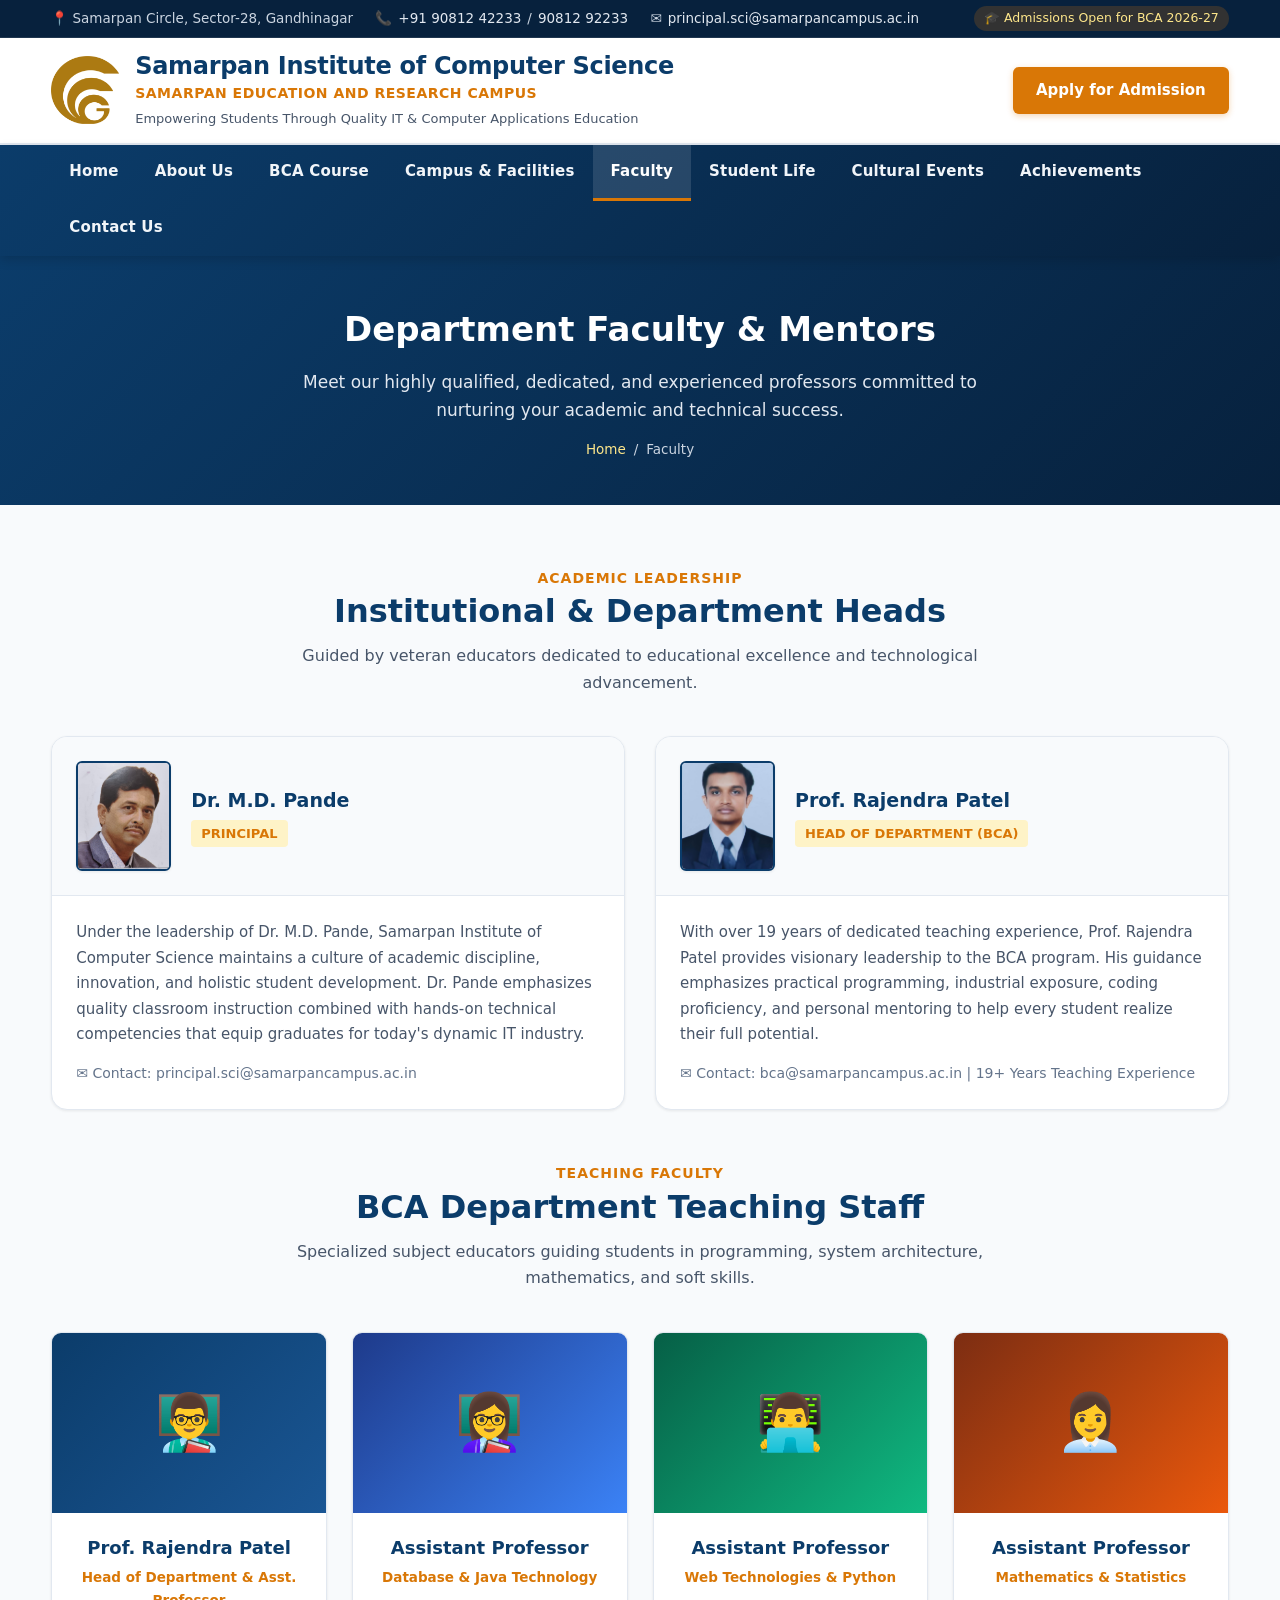
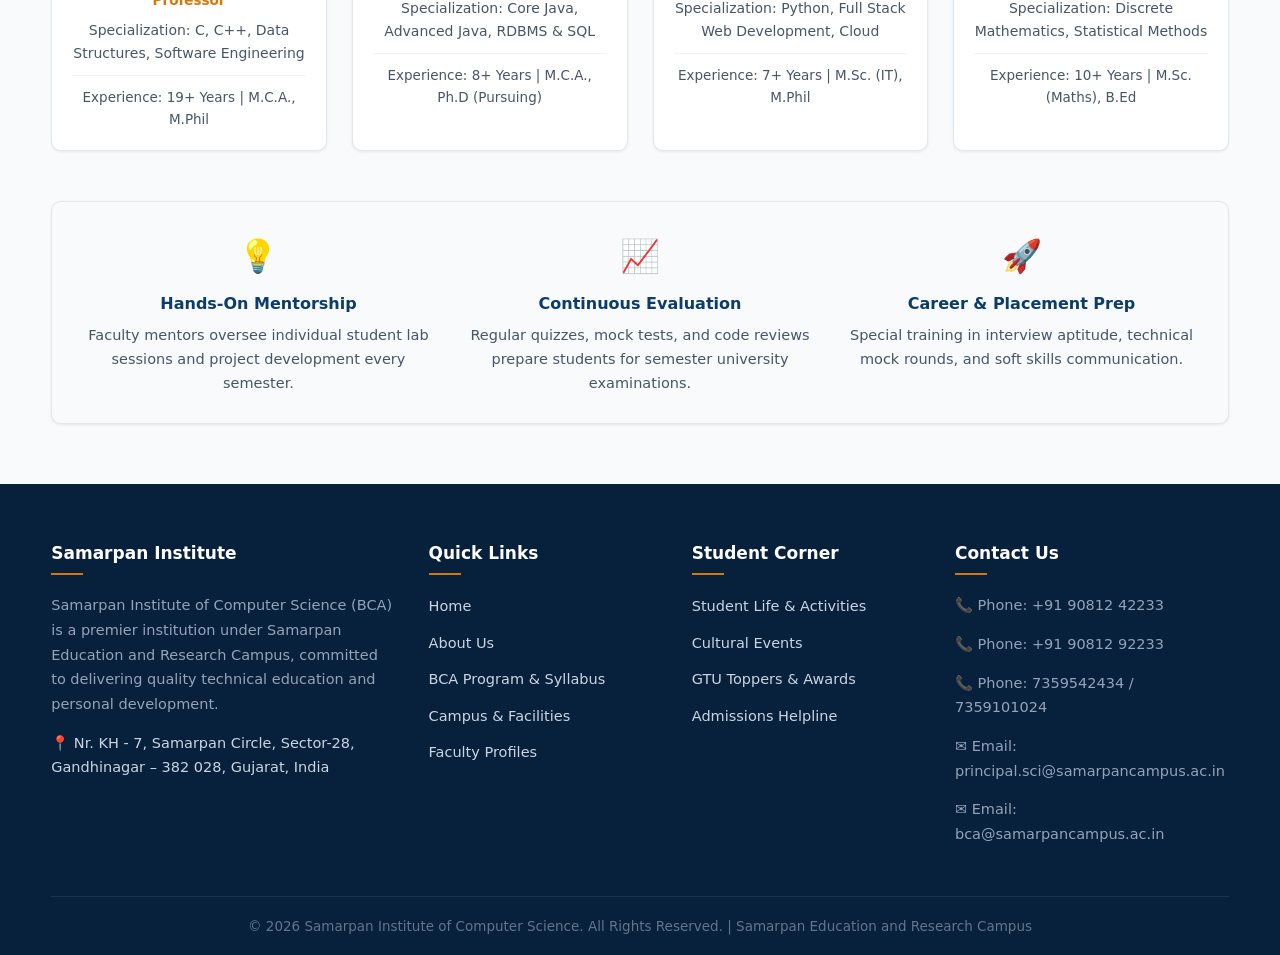
<file: faculty.html>
<!DOCTYPE html>
<html lang="en">
<head>
  <meta charset="UTF-8">
  <meta name="viewport" content="width=device-width, initial-scale=1.0">
  <title>Faculty Members | Samarpan Institute of Computer Science</title>
  <link rel="stylesheet" href="style.css">
</head>
<body>

  <!-- Top Bar -->
  <div class="top-bar">
    <div class="container top-bar-inner">
      <div class="top-contact-info">
        <span>📍 Samarpan Circle, Sector-28, Gandhinagar</span>
        <span>📞 <a href="tel:9081242233">+91 90812 42233</a> / <a href="tel:9081292233">90812 92233</a></span>
        <span>✉️ <a href="mailto:principal.sci@samarpancampus.ac.in">principal.sci@samarpancampus.ac.in</a></span>
      </div>
      <div class="top-announcement">
        🎓 Admissions Open for BCA 2026-27
      </div>
    </div>
  </div>

  <!-- Main Header -->
  <header class="main-header">
    <div class="container header-inner">
      <div class="brand-wrap">
        <a href="index.html">
          <img src="logo.png" alt="Samarpan College Logo" class="brand-logo">
        </a>
        <div class="brand-titles">
          <h1>Samarpan Institute of Computer Science</h1>
          <div class="campus-name">Samarpan Education and Research Campus</div>
          <div class="tagline">Empowering Students Through Quality IT & Computer Applications Education</div>
        </div>
      </div>
      <div class="header-action">
        <a href="contact.html" class="btn btn-accent">Apply for Admission</a>
      </div>
    </div>
  </header>

  <!-- Sticky Navigation Bar -->
  <nav class="main-nav">
    <div class="container nav-container">
      <button class="menu-toggle" aria-label="Toggle Navigation Menu">☰</button>
      <ul class="nav-menu">
        <li class="nav-item"><a href="index.html" class="nav-link">Home</a></li>
        <li class="nav-item"><a href="about.html" class="nav-link">About Us</a></li>
        <li class="nav-item"><a href="academic.html" class="nav-link">BCA Course</a></li>
        <li class="nav-item"><a href="campus.html" class="nav-link">Campus & Facilities</a></li>
        <li class="nav-item"><a href="faculty.html" class="nav-link active">Faculty</a></li>
        <li class="nav-item"><a href="studentlife.html" class="nav-link">Student Life</a></li>
        <li class="nav-item"><a href="cultural.html" class="nav-link">Cultural Events</a></li>
        <li class="nav-item"><a href="achievements.html" class="nav-link">Achievements</a></li>
        <li class="nav-item"><a href="contact.html" class="nav-link">Contact Us</a></li>
      </ul>
    </div>
  </nav>

  <!-- Page Header -->
  <div class="page-header">
    <div class="container">
      <h1>Department Faculty & Mentors</h1>
      <p>Meet our highly qualified, dedicated, and experienced professors committed to nurturing your academic and technical success.</p>
      <div class="breadcrumb">
        <a href="index.html">Home</a> / <span>Faculty</span>
      </div>
    </div>
  </div>

  <!-- Academic Leadership Section -->
  <section class="section">
    <div class="container">
      <div class="section-header">
        <span class="section-subtitle">Academic Leadership</span>
        <h2 class="section-title">Institutional & Department Heads</h2>
        <p class="section-desc">Guided by veteran educators dedicated to educational excellence and technological advancement.</p>
      </div>

      <div class="grid-2" style="margin-bottom: 50px;">
        
        <!-- Principal -->
        <div class="leader-card">
          <div class="leader-card-header">
            <img src="principal.jpg.jpeg" alt="Dr. M.D. Pande" class="leader-photo">
            <div class="leader-meta">
              <h3>Dr. M.D. Pande</h3>
              <span class="leader-role">Principal</span>
            </div>
          </div>
          <div class="leader-card-body">
            <p>
              Under the leadership of Dr. M.D. Pande, Samarpan Institute of Computer Science maintains a culture of academic discipline, innovation, and holistic student development. Dr. Pande emphasizes quality classroom instruction combined with hands-on technical competencies that equip graduates for today's dynamic IT industry.
            </p>
            <p style="font-size: 14px; color: var(--text-light);">
              ✉️ Contact: principal.sci@samarpancampus.ac.in
            </p>
          </div>
        </div>

        <!-- HOD -->
        <div class="leader-card">
          <div class="leader-card-header">
            <img src="hod.jpg.jpeg" alt="Prof. Rajendra Patel" class="leader-photo">
            <div class="leader-meta">
              <h3>Prof. Rajendra Patel</h3>
              <span class="leader-role">Head of Department (BCA)</span>
            </div>
          </div>
          <div class="leader-card-body">
            <p>
              With over 19 years of dedicated teaching experience, Prof. Rajendra Patel provides visionary leadership to the BCA program. His guidance emphasizes practical programming, industrial exposure, coding proficiency, and personal mentoring to help every student realize their full potential.
            </p>
            <p style="font-size: 14px; color: var(--text-light);">
              ✉️ Contact: bca@samarpancampus.ac.in | 19+ Years Teaching Experience
            </p>
          </div>
        </div>

      </div>

      <!-- Department Faculty Grid -->
      <div class="section-header">
        <span class="section-subtitle">Teaching Faculty</span>
        <h2 class="section-title">BCA Department Teaching Staff</h2>
        <p class="section-desc">Specialized subject educators guiding students in programming, system architecture, mathematics, and soft skills.</p>
      </div>

      <div class="faculty-grid">
        
        <div class="faculty-card">
          <div style="height: 180px; background: linear-gradient(135deg, #0b3c6a, #1a5694); display: flex; align-items: center; justify-content: center; color: #fff; font-size: 55px;">
            👨‍🏫
          </div>
          <div class="faculty-content">
            <h3>Prof. Rajendra Patel</h3>
            <div class="faculty-designation">Head of Department & Asst. Professor</div>
            <p style="font-size: 14px; color: var(--text-muted);">Specialization: C, C++, Data Structures, Software Engineering</p>
            <div class="faculty-meta">Experience: 19+ Years | M.C.A., M.Phil</div>
          </div>
        </div>

        <div class="faculty-card">
          <div style="height: 180px; background: linear-gradient(135deg, #1e3a8a, #3b82f6); display: flex; align-items: center; justify-content: center; color: #fff; font-size: 55px;">
            👩‍🏫
          </div>
          <div class="faculty-content">
            <h3>Assistant Professor</h3>
            <div class="faculty-designation">Database & Java Technology</div>
            <p style="font-size: 14px; color: var(--text-muted);">Specialization: Core Java, Advanced Java, RDBMS & SQL</p>
            <div class="faculty-meta">Experience: 8+ Years | M.C.A., Ph.D (Pursuing)</div>
          </div>
        </div>

        <div class="faculty-card">
          <div style="height: 180px; background: linear-gradient(135deg, #065f46, #10b981); display: flex; align-items: center; justify-content: center; color: #fff; font-size: 55px;">
            👨‍💻
          </div>
          <div class="faculty-content">
            <h3>Assistant Professor</h3>
            <div class="faculty-designation">Web Technologies & Python</div>
            <p style="font-size: 14px; color: var(--text-muted);">Specialization: Python, Full Stack Web Development, Cloud</p>
            <div class="faculty-meta">Experience: 7+ Years | M.Sc. (IT), M.Phil</div>
          </div>
        </div>

        <div class="faculty-card">
          <div style="height: 180px; background: linear-gradient(135deg, #7c2d12, #ea580c); display: flex; align-items: center; justify-content: center; color: #fff; font-size: 55px;">
            👩‍💼
          </div>
          <div class="faculty-content">
            <h3>Assistant Professor</h3>
            <div class="faculty-designation">Mathematics & Statistics</div>
            <p style="font-size: 14px; color: var(--text-muted);">Specialization: Discrete Mathematics, Statistical Methods</p>
            <div class="faculty-meta">Experience: 10+ Years | M.Sc. (Maths), B.Ed</div>
          </div>
        </div>

      </div>

      <!-- Mentoring & Teaching Approach -->
      <div class="card" style="margin-top: 50px; background: #f8fafc; border: 1px solid var(--border-color);">
        <div class="grid-3" style="text-align: center;">
          <div>
            <div style="font-size: 32px; margin-bottom: 8px;">💡</div>
            <h4 style="color: var(--primary-color); margin-bottom: 6px;">Hands-On Mentorship</h4>
            <p style="font-size: 14.5px; color: var(--text-muted);">Faculty mentors oversee individual student lab sessions and project development every semester.</p>
          </div>
          <div>
            <div style="font-size: 32px; margin-bottom: 8px;">📈</div>
            <h4 style="color: var(--primary-color); margin-bottom: 6px;">Continuous Evaluation</h4>
            <p style="font-size: 14.5px; color: var(--text-muted);">Regular quizzes, mock tests, and code reviews prepare students for semester university examinations.</p>
          </div>
          <div>
            <div style="font-size: 32px; margin-bottom: 8px;">🚀</div>
            <h4 style="color: var(--primary-color); margin-bottom: 6px;">Career & Placement Prep</h4>
            <p style="font-size: 14.5px; color: var(--text-muted);">Special training in interview aptitude, technical mock rounds, and soft skills communication.</p>
          </div>
        </div>
      </div>

    </div>
  </section>

  <!-- Main Footer -->
  <footer class="main-footer">
    <div class="container footer-top">
      <div class="footer-grid">
        <div class="footer-col">
          <h4>Samarpan Institute</h4>
          <p>
            Samarpan Institute of Computer Science (BCA) is a premier institution under Samarpan Education and Research Campus, committed to delivering quality technical education and personal development.
          </p>
          <p style="color: #cbd5e1;">
            📍 Nr. KH - 7, Samarpan Circle, Sector-28, Gandhinagar – 382 028, Gujarat, India
          </p>
        </div>

        <div class="footer-col">
          <h4>Quick Links</h4>
          <ul class="footer-links">
            <li><a href="index.html">Home</a></li>
            <li><a href="about.html">About Us</a></li>
            <li><a href="academic.html">BCA Program & Syllabus</a></li>
            <li><a href="campus.html">Campus & Facilities</a></li>
            <li><a href="faculty.html">Faculty Profiles</a></li>
          </ul>
        </div>

        <div class="footer-col">
          <h4>Student Corner</h4>
          <ul class="footer-links">
            <li><a href="studentlife.html">Student Life & Activities</a></li>
            <li><a href="cultural.html">Cultural Events</a></li>
            <li><a href="achievements.html">GTU Toppers & Awards</a></li>
            <li><a href="contact.html">Admissions Helpline</a></li>
          </ul>
        </div>

        <div class="footer-col">
          <h4>Contact Us</h4>
          <p>📞 Phone: +91 90812 42233</p>
          <p>📞 Phone: +91 90812 92233</p>
          <p>📞 Phone: 7359542434 / 7359101024</p>
          <p>✉️ Email: principal.sci@samarpancampus.ac.in</p>
          <p>✉️ Email: bca@samarpancampus.ac.in</p>
        </div>
      </div>
    </div>
    <div class="container footer-bottom">
      <p>© 2026 Samarpan Institute of Computer Science. All Rights Reserved. | Samarpan Education and Research Campus</p>
    </div>
  </footer>

  <script src="main.js"></script>
</body>
</html>
</file>
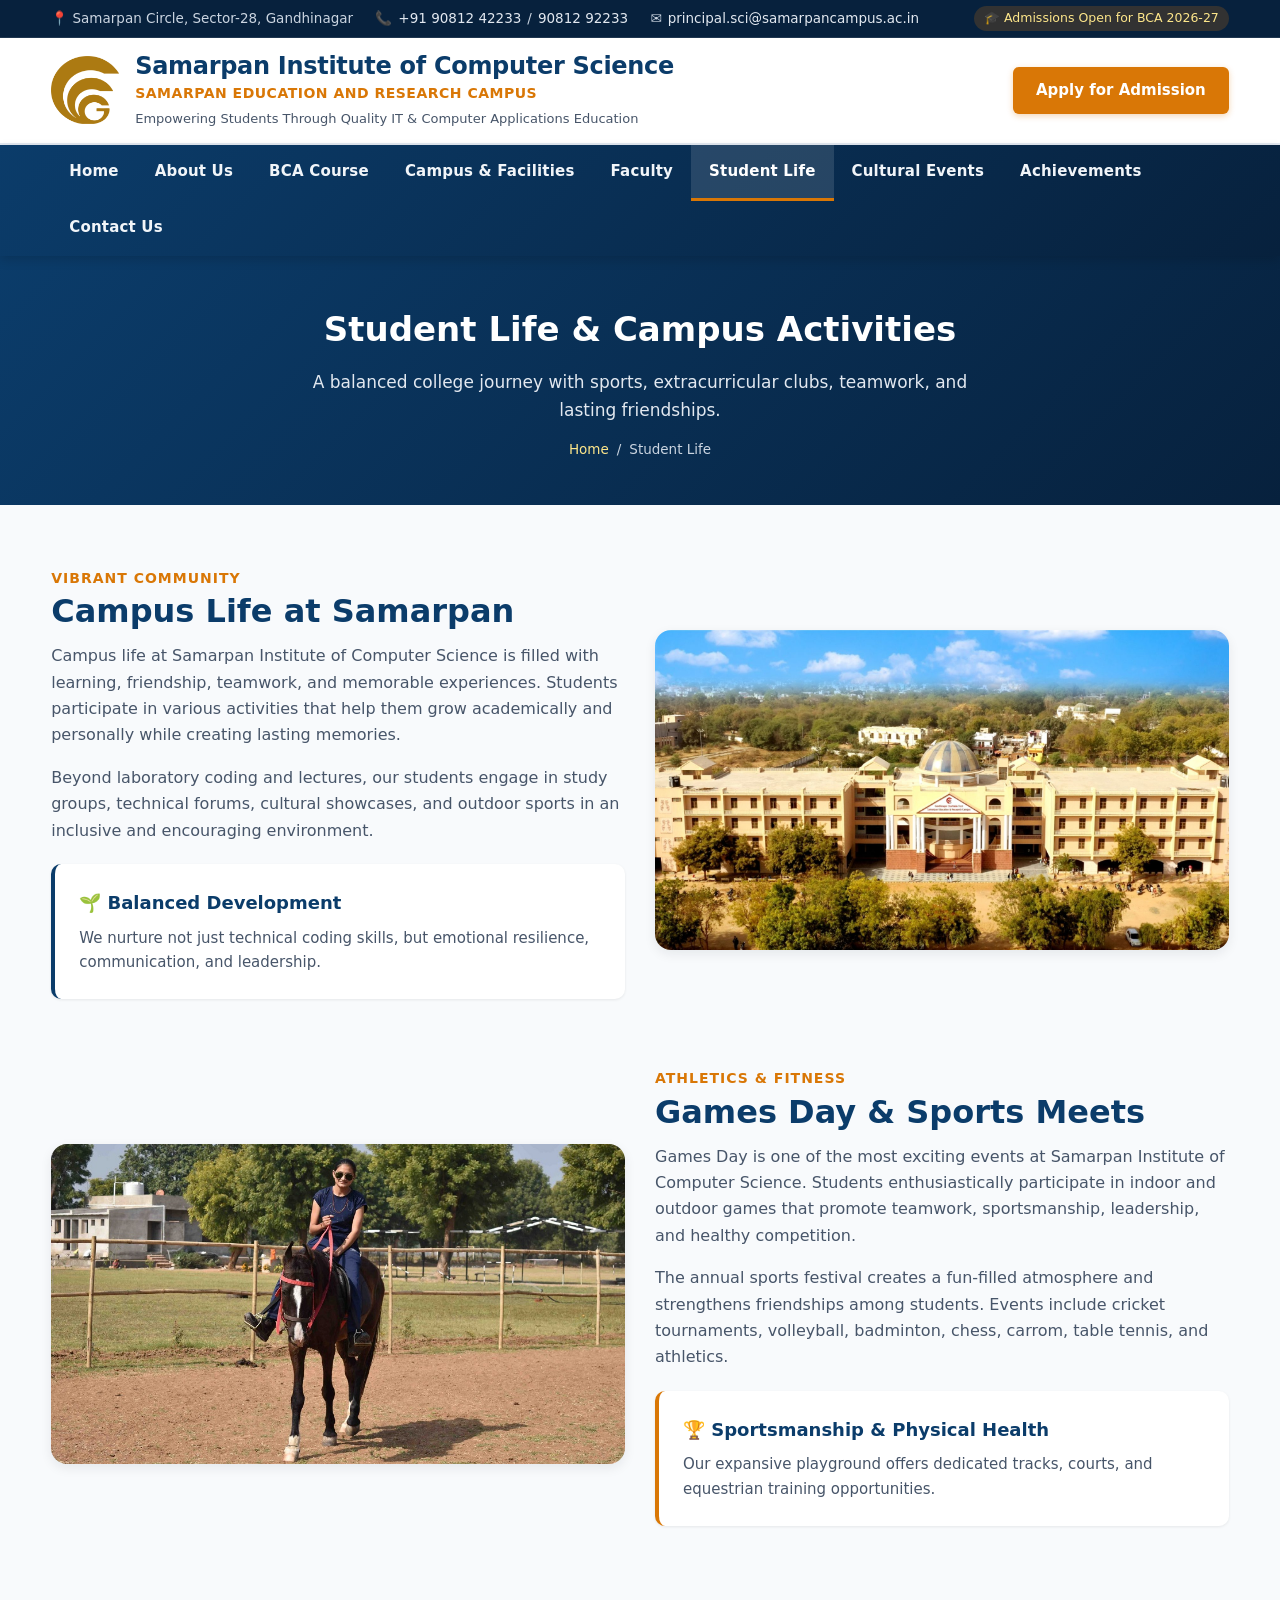
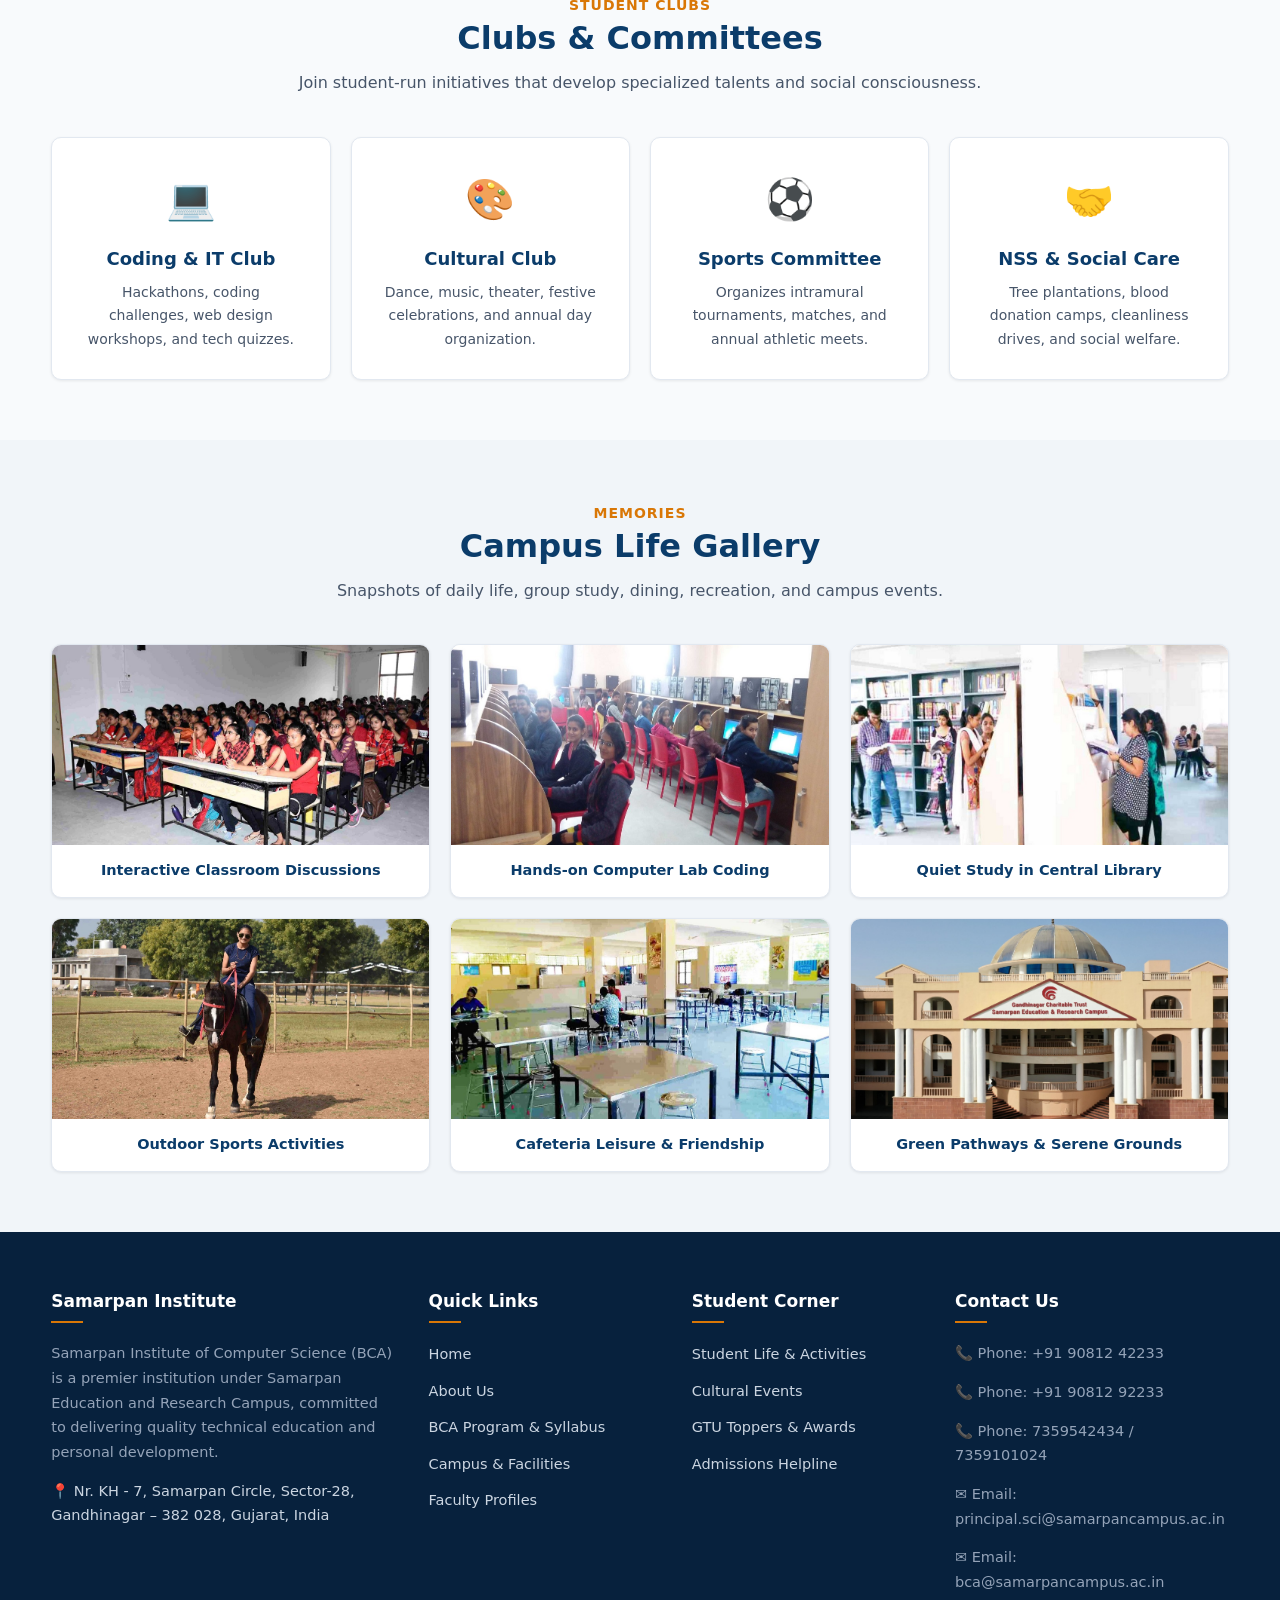
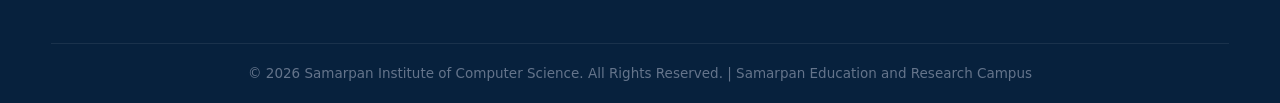
<file: studentlife.html>
<!DOCTYPE html>
<html lang="en">
<head>
  <meta charset="UTF-8">
  <meta name="viewport" content="width=device-width, initial-scale=1.0">
  <title>Student Life & Activities | Samarpan Institute of Computer Science</title>
  <link rel="stylesheet" href="style.css">
</head>
<body>

  <!-- Top Bar -->
  <div class="top-bar">
    <div class="container top-bar-inner">
      <div class="top-contact-info">
        <span>📍 Samarpan Circle, Sector-28, Gandhinagar</span>
        <span>📞 <a href="tel:9081242233">+91 90812 42233</a> / <a href="tel:9081292233">90812 92233</a></span>
        <span>✉️ <a href="mailto:principal.sci@samarpancampus.ac.in">principal.sci@samarpancampus.ac.in</a></span>
      </div>
      <div class="top-announcement">
        🎓 Admissions Open for BCA 2026-27
      </div>
    </div>
  </div>

  <!-- Main Header -->
  <header class="main-header">
    <div class="container header-inner">
      <div class="brand-wrap">
        <a href="index.html">
          <img src="logo.png" alt="Samarpan College Logo" class="brand-logo">
        </a>
        <div class="brand-titles">
          <h1>Samarpan Institute of Computer Science</h1>
          <div class="campus-name">Samarpan Education and Research Campus</div>
          <div class="tagline">Empowering Students Through Quality IT & Computer Applications Education</div>
        </div>
      </div>
      <div class="header-action">
        <a href="contact.html" class="btn btn-accent">Apply for Admission</a>
      </div>
    </div>
  </header>

  <!-- Sticky Navigation Bar -->
  <nav class="main-nav">
    <div class="container nav-container">
      <button class="menu-toggle" aria-label="Toggle Navigation Menu">☰</button>
      <ul class="nav-menu">
        <li class="nav-item"><a href="index.html" class="nav-link">Home</a></li>
        <li class="nav-item"><a href="about.html" class="nav-link">About Us</a></li>
        <li class="nav-item"><a href="academic.html" class="nav-link">BCA Course</a></li>
        <li class="nav-item"><a href="campus.html" class="nav-link">Campus & Facilities</a></li>
        <li class="nav-item"><a href="faculty.html" class="nav-link">Faculty</a></li>
        <li class="nav-item"><a href="studentlife.html" class="nav-link active">Student Life</a></li>
        <li class="nav-item"><a href="cultural.html" class="nav-link">Cultural Events</a></li>
        <li class="nav-item"><a href="achievements.html" class="nav-link">Achievements</a></li>
        <li class="nav-item"><a href="contact.html" class="nav-link">Contact Us</a></li>
      </ul>
    </div>
  </nav>

  <!-- Page Header -->
  <div class="page-header">
    <div class="container">
      <h1>Student Life & Campus Activities</h1>
      <p>A balanced college journey with sports, extracurricular clubs, teamwork, and lasting friendships.</p>
      <div class="breadcrumb">
        <a href="index.html">Home</a> / <span>Student Life</span>
      </div>
    </div>
  </div>

  <!-- Student Life Core Content -->
  <section class="section">
    <div class="container">
      
      <!-- Campus Life Section -->
      <div class="grid-2" style="align-items: center; margin-bottom: 50px;">
        <div>
          <span class="section-subtitle">Vibrant Community</span>
          <h2 class="section-title">Campus Life at Samarpan</h2>
          <p style="margin-bottom: 16px; color: var(--text-muted); font-size: 16px;">
            Campus life at Samarpan Institute of Computer Science is filled with learning, friendship, teamwork, and memorable experiences. Students participate in various activities that help them grow academically and personally while creating lasting memories.
          </p>
          <p style="margin-bottom: 20px; color: var(--text-muted); font-size: 16px;">
            Beyond laboratory coding and lectures, our students engage in study groups, technical forums, cultural showcases, and outdoor sports in an inclusive and encouraging environment.
          </p>
          <div class="feature-box">
            <h4>🌱 Balanced Development</h4>
            <p>We nurture not just technical coding skills, but emotional resilience, communication, and leadership.</p>
          </div>
        </div>

        <div>
          <img src="slide1.jpg" alt="Campus Life" style="border-radius: var(--radius-lg); box-shadow: var(--shadow-md); width: 100%; height: 320px; object-fit: cover;">
        </div>
      </div>

      <!-- Games Day & Sports Activities -->
      <div class="grid-2" style="align-items: center; margin-bottom: 50px;">
        <div>
          <img src="sports.jpg" alt="Games Day & Sports" style="border-radius: var(--radius-lg); box-shadow: var(--shadow-md); width: 100%; height: 320px; object-fit: cover;">
        </div>

        <div>
          <span class="section-subtitle">Athletics & Fitness</span>
          <h2 class="section-title">Games Day & Sports Meets</h2>
          <p style="margin-bottom: 16px; color: var(--text-muted); font-size: 16px;">
            Games Day is one of the most exciting events at Samarpan Institute of Computer Science. Students enthusiastically participate in indoor and outdoor games that promote teamwork, sportsmanship, leadership, and healthy competition.
          </p>
          <p style="margin-bottom: 20px; color: var(--text-muted); font-size: 16px;">
            The annual sports festival creates a fun-filled atmosphere and strengthens friendships among students. Events include cricket tournaments, volleyball, badminton, chess, carrom, table tennis, and athletics.
          </p>
          <div class="feature-box" style="border-left-color: var(--accent-color);">
            <h4>🏆 Sportsmanship & Physical Health</h4>
            <p>Our expansive playground offers dedicated tracks, courts, and equestrian training opportunities.</p>
          </div>
        </div>
      </div>

      <!-- Student Clubs Grid -->
      <div style="margin-top: 50px;">
        <div class="section-header">
          <span class="section-subtitle">Student Clubs</span>
          <h2 class="section-title">Clubs & Committees</h2>
          <p class="section-desc">Join student-run initiatives that develop specialized talents and social consciousness.</p>
        </div>

        <div class="grid-4">
          <div class="card" style="text-align: center;">
            <div style="font-size: 40px; margin-bottom: 12px;">💻</div>
            <h3 style="color: var(--primary-color); font-size: 18px; margin-bottom: 8px;">Coding & IT Club</h3>
            <p style="color: var(--text-muted); font-size: 14px;">Hackathons, coding challenges, web design workshops, and tech quizzes.</p>
          </div>

          <div class="card" style="text-align: center;">
            <div style="font-size: 40px; margin-bottom: 12px;">🎨</div>
            <h3 style="color: var(--primary-color); font-size: 18px; margin-bottom: 8px;">Cultural Club</h3>
            <p style="color: var(--text-muted); font-size: 14px;">Dance, music, theater, festive celebrations, and annual day organization.</p>
          </div>

          <div class="card" style="text-align: center;">
            <div style="font-size: 40px; margin-bottom: 12px;">⚽</div>
            <h3 style="color: var(--primary-color); font-size: 18px; margin-bottom: 8px;">Sports Committee</h3>
            <p style="color: var(--text-muted); font-size: 14px;">Organizes intramural tournaments, matches, and annual athletic meets.</p>
          </div>

          <div class="card" style="text-align: center;">
            <div style="font-size: 40px; margin-bottom: 12px;">🤝</div>
            <h3 style="color: var(--primary-color); font-size: 18px; margin-bottom: 8px;">NSS & Social Care</h3>
            <p style="color: var(--text-muted); font-size: 14px;">Tree plantations, blood donation camps, cleanliness drives, and social welfare.</p>
          </div>
        </div>
      </div>

    </div>
  </section>

  <!-- Photo Gallery -->
  <section class="section section-alt">
    <div class="container">
      <div class="section-header">
        <span class="section-subtitle">Memories</span>
        <h2 class="section-title">Campus Life Gallery</h2>
        <p class="section-desc">Snapshots of daily life, group study, dining, recreation, and campus events.</p>
      </div>

      <div class="gallery-grid">
        <div class="gallery-item">
          <img src="classroom.jpg" alt="Student Discussions">
          <div class="gallery-caption">Interactive Classroom Discussions</div>
        </div>
        <div class="gallery-item">
          <img src="lab.jpg" alt="Computer Practical Sessions">
          <div class="gallery-caption">Hands-on Computer Lab Coding</div>
        </div>
        <div class="gallery-item">
          <img src="library.jpg" alt="Library Reading">
          <div class="gallery-caption">Quiet Study in Central Library</div>
        </div>
        <div class="gallery-item">
          <img src="sports.jpg" alt="Outdoor Sports">
          <div class="gallery-caption">Outdoor Sports Activities</div>
        </div>
        <div class="gallery-item">
          <img src="canteen.jpg" alt="Student Cafeteria">
          <div class="gallery-caption">Cafeteria Leisure & Friendship</div>
        </div>
        <div class="gallery-item">
          <img src="slide2.jpg" alt="Green Campus Walk">
          <div class="gallery-caption">Green Pathways & Serene Grounds</div>
        </div>
      </div>
    </div>
  </section>

  <!-- Main Footer -->
  <footer class="main-footer">
    <div class="container footer-top">
      <div class="footer-grid">
        <div class="footer-col">
          <h4>Samarpan Institute</h4>
          <p>
            Samarpan Institute of Computer Science (BCA) is a premier institution under Samarpan Education and Research Campus, committed to delivering quality technical education and personal development.
          </p>
          <p style="color: #cbd5e1;">
            📍 Nr. KH - 7, Samarpan Circle, Sector-28, Gandhinagar – 382 028, Gujarat, India
          </p>
        </div>

        <div class="footer-col">
          <h4>Quick Links</h4>
          <ul class="footer-links">
            <li><a href="index.html">Home</a></li>
            <li><a href="about.html">About Us</a></li>
            <li><a href="academic.html">BCA Program & Syllabus</a></li>
            <li><a href="campus.html">Campus & Facilities</a></li>
            <li><a href="faculty.html">Faculty Profiles</a></li>
          </ul>
        </div>

        <div class="footer-col">
          <h4>Student Corner</h4>
          <ul class="footer-links">
            <li><a href="studentlife.html">Student Life & Activities</a></li>
            <li><a href="cultural.html">Cultural Events</a></li>
            <li><a href="achievements.html">GTU Toppers & Awards</a></li>
            <li><a href="contact.html">Admissions Helpline</a></li>
          </ul>
        </div>

        <div class="footer-col">
          <h4>Contact Us</h4>
          <p>📞 Phone: +91 90812 42233</p>
          <p>📞 Phone: +91 90812 92233</p>
          <p>📞 Phone: 7359542434 / 7359101024</p>
          <p>✉️ Email: principal.sci@samarpancampus.ac.in</p>
          <p>✉️ Email: bca@samarpancampus.ac.in</p>
        </div>
      </div>
    </div>
    <div class="container footer-bottom">
      <p>© 2026 Samarpan Institute of Computer Science. All Rights Reserved. | Samarpan Education and Research Campus</p>
    </div>
  </footer>

  <script src="main.js"></script>
</body>
</html>
</file>
<file: style.css>
/* ==========================================================================
   Samarpan Institute of Computer Science (BCA)
   Clean, Modern & Simple College Website Stylesheet
   ========================================================================== */

:root {
  --primary-color: #0b3c6a;       /* Deep Academic Navy */
  --primary-dark: #07213d;        /* Dark Navy */
  --primary-light: #1a5694;       /* Slate Blue */
  --accent-color: #d97706;        /* Warm Gold/Amber */
  --accent-hover: #b45309;        /* Darker Amber */
  --accent-light: #fef3c7;        /* Soft Amber tint */
  --text-main: #1e293b;           /* Slate 800 */
  --text-muted: #475569;          /* Slate 600 */
  --text-light: #64748b;          /* Slate 500 */
  --bg-page: #f8fafc;             /* Slate 50 */
  --bg-white: #ffffff;
  --bg-card: #ffffff;
  --bg-alt: #f1f5f9;              /* Slate 100 */
  --border-color: #e2e8f0;        /* Slate 200 */
  --radius-sm: 6px;
  --radius-md: 10px;
  --radius-lg: 16px;
  --shadow-sm: 0 1px 3px rgba(0, 0, 0, 0.08);
  --shadow-md: 0 4px 12px rgba(15, 23, 42, 0.08);
  --shadow-lg: 0 10px 25px rgba(15, 23, 42, 0.12);
  --font-sans: 'Segoe UI', system-ui, -apple-system, BlinkMacSystemFont, Roboto, sans-serif;
  --container-width: 1200px;
}

* {
  box-sizing: border-box;
  margin: 0;
  padding: 0;
}

html {
  scroll-behavior: smooth;
}

body {
  font-family: var(--font-sans);
  background-color: var(--bg-page);
  color: var(--text-main);
  line-height: 1.65;
  font-size: 16px;
  display: flex;
  flex-direction: column;
  min-height: 100vh;
}

img, video {
  max-width: 100%;
  height: auto;
  display: block;
}

a {
  color: var(--primary-color);
  text-decoration: none;
  transition: all 0.2s ease;
}

a:hover {
  color: var(--accent-color);
}

.container {
  width: 92%;
  max-width: var(--container-width);
  margin: 0 auto;
}

/* ==========================================================================
   TOP BAR & NOTICES
   ========================================================================== */
.top-bar {
  background-color: var(--primary-dark);
  color: #cbd5e1;
  font-size: 13.5px;
  padding: 6px 0;
  border-bottom: 1px solid rgba(255, 255, 255, 0.1);
}

.top-bar-inner {
  display: flex;
  justify-content: space-between;
  align-items: center;
  flex-wrap: wrap;
  gap: 10px;
}

.top-contact-info span {
  margin-right: 18px;
  display: inline-flex;
  align-items: center;
  gap: 6px;
}

.top-contact-info a {
  color: #e2e8f0;
}
.top-contact-info a:hover {
  color: #fbbf24;
}

.top-announcement {
  background: rgba(217, 119, 6, 0.2);
  color: #fde68a;
  padding: 2px 10px;
  border-radius: 20px;
  font-weight: 500;
  font-size: 12.5px;
}

/* ==========================================================================
   MAIN HEADER & BRANDING
   ========================================================================== */
.main-header {
  background-color: var(--bg-white);
  padding: 14px 0;
  border-bottom: 2px solid #e2e8f0;
  box-shadow: var(--shadow-sm);
}

.header-inner {
  display: flex;
  justify-content: space-between;
  align-items: center;
  gap: 20px;
}

.brand-wrap {
  display: flex;
  align-items: center;
  gap: 16px;
}

.brand-logo {
  height: 68px;
  width: auto;
  object-fit: contain;
}

.brand-titles h1 {
  font-size: 24px;
  font-weight: 800;
  color: var(--primary-color);
  line-height: 1.2;
  letter-spacing: -0.3px;
}

.brand-titles .campus-name {
  font-size: 14px;
  color: var(--accent-color);
  font-weight: 700;
  text-transform: uppercase;
  letter-spacing: 0.5px;
  margin-top: 2px;
}

.brand-titles .tagline {
  font-size: 13px;
  color: var(--text-muted);
  margin-top: 2px;
}

.header-action {
  display: flex;
  align-items: center;
  gap: 12px;
}

/* ==========================================================================
   NAVIGATION BAR
   ========================================================================== */
.main-nav {
  background: linear-gradient(135deg, var(--primary-color) 0%, var(--primary-dark) 100%);
  position: sticky;
  top: 0;
  z-index: 1000;
  box-shadow: 0 4px 10px rgba(0, 0, 0, 0.15);
}

.nav-container {
  display: flex;
  justify-content: space-between;
  align-items: center;
}

.nav-menu {
  display: flex;
  list-style: none;
  margin: 0;
  padding: 0;
  flex-wrap: wrap;
}

.nav-item {
  position: relative;
}

.nav-link {
  display: block;
  padding: 14px 18px;
  color: #f1f5f9;
  font-size: 15px;
  font-weight: 600;
  letter-spacing: 0.2px;
  transition: all 0.2s ease;
  border-bottom: 3px solid transparent;
}

.nav-link:hover,
.nav-link.active {
  background-color: rgba(255, 255, 255, 0.12);
  color: #ffffff;
  border-bottom-color: var(--accent-color);
}

.menu-toggle {
  display: none;
  background: transparent;
  border: none;
  color: #fff;
  font-size: 24px;
  padding: 10px 14px;
  cursor: pointer;
}

/* ==========================================================================
   BUTTONS & BADGES
   ========================================================================== */
.btn {
  display: inline-flex;
  align-items: center;
  justify-content: center;
  gap: 8px;
  padding: 10px 22px;
  border-radius: var(--radius-sm);
  font-size: 15px;
  font-weight: 600;
  cursor: pointer;
  border: 1px solid transparent;
  transition: all 0.25s ease;
  text-align: center;
}

.btn-primary {
  background-color: var(--primary-color);
  color: #ffffff;
}
.btn-primary:hover {
  background-color: var(--primary-dark);
  color: #ffffff;
}

.btn-accent {
  background-color: var(--accent-color);
  color: #ffffff;
  box-shadow: 0 2px 6px rgba(217, 119, 6, 0.3);
}
.btn-accent:hover {
  background-color: var(--accent-hover);
  color: #ffffff;
}

.btn-outline {
  border-color: #cbd5e1;
  background-color: #ffffff;
  color: var(--primary-color);
}
.btn-outline:hover {
  border-color: var(--primary-color);
  background-color: #f8fafc;
}

.btn-outline-white {
  border-color: #ffffff;
  background-color: transparent;
  color: #ffffff;
}
.btn-outline-white:hover {
  background-color: #ffffff;
  color: var(--primary-color);
}

.badge {
  display: inline-block;
  padding: 4px 12px;
  border-radius: 50px;
  font-size: 12px;
  font-weight: 700;
  text-transform: uppercase;
  letter-spacing: 0.5px;
}

.badge-gold {
  background-color: var(--accent-light);
  color: var(--accent-hover);
}

.badge-blue {
  background-color: #e0f2fe;
  color: #0369a1;
}

/* ==========================================================================
   HERO / BANNER SECTION
   ========================================================================== */
.hero-banner {
  position: relative;
  min-height: 440px;
  background-color: #07213d;
  background-image: linear-gradient(rgba(7, 33, 61, 0.82), rgba(7, 33, 61, 0.88)), url('college.jpg.jpeg');
  background-size: cover;
  background-position: center;
  color: #ffffff;
  display: flex;
  align-items: center;
  padding: 60px 0;
}

.hero-content {
  max-width: 800px;
}

.hero-tagline {
  color: #fbbf24;
  font-size: 16px;
  font-weight: 700;
  text-transform: uppercase;
  letter-spacing: 1px;
  margin-bottom: 12px;
}

.hero-title {
  font-size: 42px;
  font-weight: 800;
  line-height: 1.2;
  margin-bottom: 16px;
  color: #ffffff;
  text-shadow: 0 2px 8px rgba(0,0,0,0.4);
}

.hero-description {
  font-size: 18px;
  color: #e2e8f0;
  line-height: 1.7;
  margin-bottom: 28px;
}

.hero-actions {
  display: flex;
  gap: 15px;
  flex-wrap: wrap;
}

/* ==========================================================================
   PAGE HERO / SUB-HEADER
   ========================================================================== */
.page-header {
  background: linear-gradient(135deg, var(--primary-color) 0%, var(--primary-dark) 100%);
  color: #ffffff;
  padding: 45px 0;
  text-align: center;
  position: relative;
}

.page-header h1 {
  font-size: 34px;
  font-weight: 800;
  margin-bottom: 10px;
}

.page-header p {
  font-size: 17px;
  color: #e2e8f0;
  max-width: 700px;
  margin: 0 auto;
}

.breadcrumb {
  display: flex;
  justify-content: center;
  gap: 8px;
  font-size: 13.5px;
  color: #cbd5e1;
  margin-top: 14px;
}

.breadcrumb a {
  color: #fde68a;
}

/* ==========================================================================
   STATS HIGHLIGHT BAR
   ========================================================================== */
.stats-strip {
  background-color: #ffffff;
  padding: 24px 0;
  border-bottom: 1px solid var(--border-color);
  box-shadow: var(--shadow-sm);
  margin-top: -30px;
  position: relative;
  z-index: 10;
  border-radius: var(--radius-md);
  max-width: var(--container-width);
  margin-left: auto;
  margin-right: auto;
  width: 92%;
}

.stats-grid {
  display: grid;
  grid-template-columns: repeat(4, 1fr);
  gap: 20px;
  text-align: center;
}

.stat-item h3 {
  font-size: 28px;
  font-weight: 800;
  color: var(--primary-color);
  margin-bottom: 4px;
}

.stat-item p {
  font-size: 14px;
  color: var(--text-muted);
  font-weight: 600;
}

/* ==========================================================================
   SECTIONS & LAYOUT
   ========================================================================== */
.section {
  padding: 60px 0;
}

.section-alt {
  background-color: var(--bg-alt);
}

.section-header {
  text-align: center;
  max-width: 760px;
  margin: 0 auto 40px auto;
}

.section-subtitle {
  color: var(--accent-color);
  font-size: 14px;
  font-weight: 700;
  text-transform: uppercase;
  letter-spacing: 1px;
  margin-bottom: 8px;
}

.section-title {
  font-size: 32px;
  font-weight: 800;
  color: var(--primary-color);
  line-height: 1.25;
  margin-bottom: 12px;
}

.section-desc {
  font-size: 16px;
  color: var(--text-muted);
}

/* ==========================================================================
   CARDS & GRIDS
   ========================================================================== */
.grid-2 {
  display: grid;
  grid-template-columns: repeat(2, 1fr);
  gap: 30px;
}

.grid-3 {
  display: grid;
  grid-template-columns: repeat(3, 1fr);
  gap: 25px;
}

.grid-4 {
  display: grid;
  grid-template-columns: repeat(4, 1fr);
  gap: 20px;
}

.card {
  background: var(--bg-white);
  border-radius: var(--radius-md);
  padding: 28px;
  box-shadow: var(--shadow-sm);
  border: 1px solid var(--border-color);
  transition: all 0.3s ease;
}

.card:hover {
  box-shadow: var(--shadow-md);
  transform: translateY(-3px);
}

/* ==========================================================================
   LEADERSHIP MESSAGES CARDS
   ========================================================================== */
.leadership-grid {
  display: grid;
  grid-template-columns: repeat(2, 1fr);
  gap: 30px;
}

.leader-card {
  background: var(--bg-white);
  border-radius: var(--radius-lg);
  border: 1px solid var(--border-color);
  box-shadow: var(--shadow-sm);
  overflow: hidden;
  display: flex;
  flex-direction: column;
  transition: all 0.3s ease;
}

.leader-card:hover {
  box-shadow: var(--shadow-lg);
  border-color: #cbd5e1;
}

.leader-card-header {
  display: flex;
  align-items: center;
  gap: 20px;
  padding: 24px;
  background-color: #f8fafc;
  border-bottom: 1px solid var(--border-color);
}

.leader-photo {
  width: 95px;
  height: 110px;
  object-fit: cover;
  border-radius: var(--radius-sm);
  border: 2px solid var(--primary-color);
  box-shadow: var(--shadow-sm);
  flex-shrink: 0;
}

.leader-meta h3 {
  font-size: 19px;
  font-weight: 700;
  color: var(--primary-color);
  margin-bottom: 4px;
}

.leader-role {
  display: inline-block;
  font-size: 13px;
  font-weight: 700;
  color: var(--accent-color);
  background: var(--accent-light);
  padding: 3px 10px;
  border-radius: 4px;
  text-transform: uppercase;
}

.leader-card-body {
  padding: 24px;
  flex: 1;
}

.leader-card-body p {
  color: var(--text-muted);
  font-size: 15px;
  line-height: 1.7;
  margin-bottom: 14px;
}
.leader-card-body p:last-child {
  margin-bottom: 0;
}

/* ==========================================================================
   VISION, MISSION, WHY CHOOSE US
   ========================================================================== */
.feature-box {
  background: #ffffff;
  padding: 24px;
  border-radius: var(--radius-md);
  border-left: 4px solid var(--primary-color);
  box-shadow: var(--shadow-sm);
  margin-bottom: 16px;
}

.feature-box h4 {
  font-size: 18px;
  color: var(--primary-color);
  margin-bottom: 8px;
}

.feature-box p {
  font-size: 15px;
  color: var(--text-muted);
}

.vm-box {
  background: #ffffff;
  padding: 32px;
  border-radius: var(--radius-lg);
  border-top: 5px solid var(--accent-color);
  box-shadow: var(--shadow-sm);
  height: 100%;
}

.vm-box h3 {
  font-size: 22px;
  color: var(--primary-color);
  margin-bottom: 12px;
}

.vm-box p {
  color: var(--text-muted);
  font-size: 15.5px;
  line-height: 1.75;
}

/* ==========================================================================
   FACILITIES & CAMPUS MEDIA
   ========================================================================== */
.facility-card {
  background: var(--bg-white);
  border-radius: var(--radius-md);
  overflow: hidden;
  box-shadow: var(--shadow-sm);
  border: 1px solid var(--border-color);
  transition: all 0.3s ease;
}

.facility-card:hover {
  transform: translateY(-4px);
  box-shadow: var(--shadow-md);
}

.facility-img-wrap {
  position: relative;
  height: 220px;
  overflow: hidden;
  background-color: #0f172a;
}

.facility-img-wrap img {
  width: 100%;
  height: 100%;
  object-fit: cover;
  transition: transform 0.4s ease;
}

.facility-card:hover .facility-img-wrap img {
  transform: scale(1.05);
}

.facility-info {
  padding: 22px;
}

.facility-info h3 {
  font-size: 20px;
  font-weight: 700;
  color: var(--primary-color);
  margin-bottom: 8px;
}

.facility-info p {
  font-size: 14.5px;
  color: var(--text-muted);
  line-height: 1.6;
}

.video-container {
  max-width: 900px;
  margin: 0 auto;
  border-radius: var(--radius-lg);
  overflow: hidden;
  box-shadow: var(--shadow-lg);
  background: #000;
}

.video-container video {
  width: 100%;
  max-height: 520px;
  display: block;
}

/* ==========================================================================
   QUICK SUB-NAVIGATION BUTTONS (ABOUT PAGE)
   ========================================================================== */
.subnav-pills {
  display: grid;
  grid-template-columns: repeat(4, 1fr);
  gap: 16px;
  margin: 30px 0;
}

.pill-btn {
  background: var(--bg-white);
  border: 1px solid var(--border-color);
  padding: 18px 20px;
  border-radius: var(--radius-md);
  text-align: center;
  font-size: 16px;
  font-weight: 700;
  color: var(--primary-color);
  box-shadow: var(--shadow-sm);
  display: block;
  transition: all 0.25s ease;
}

.pill-btn:hover {
  background: var(--primary-color);
  color: #ffffff;
  border-color: var(--primary-color);
  transform: translateY(-3px);
  box-shadow: var(--shadow-md);
}

/* ==========================================================================
   QUOTE BOX
   ========================================================================== */
.quote-banner {
  background: linear-gradient(135deg, var(--primary-color) 0%, #174b80 100%);
  color: #ffffff;
  padding: 36px;
  border-radius: var(--radius-lg);
  text-align: center;
  margin: 40px 0;
  box-shadow: var(--shadow-md);
  position: relative;
}

.quote-banner blockquote {
  font-size: 18px;
  font-style: italic;
  line-height: 1.8;
  max-width: 900px;
  margin: 0 auto;
}

/* ==========================================================================
   GALLERY GRIDS
   ========================================================================== */
.gallery-grid {
  display: grid;
  grid-template-columns: repeat(auto-fill, minmax(280px, 1fr));
  gap: 20px;
}

.gallery-item {
  background: #ffffff;
  border-radius: var(--radius-md);
  overflow: hidden;
  box-shadow: var(--shadow-sm);
  border: 1px solid var(--border-color);
  transition: all 0.3s ease;
}

.gallery-item:hover {
  transform: translateY(-4px);
  box-shadow: var(--shadow-md);
}

.gallery-item img {
  width: 100%;
  height: 200px;
  object-fit: cover;
}

.gallery-caption {
  padding: 14px;
  font-weight: 600;
  font-size: 14.5px;
  color: var(--primary-color);
  text-align: center;
}

/* ==========================================================================
   ACADEMIC / SYLLABUS ACCORDIONS & TABLES
   ========================================================================== */
.course-highlight-bar {
  background: var(--bg-white);
  border-radius: var(--radius-md);
  border: 1px solid var(--border-color);
  padding: 24px;
  display: grid;
  grid-template-columns: repeat(4, 1fr);
  gap: 20px;
  text-align: center;
  margin-bottom: 30px;
}

.course-highlight-item h5 {
  font-size: 13px;
  text-transform: uppercase;
  color: var(--text-light);
  margin-bottom: 4px;
}

.course-highlight-item p {
  font-size: 18px;
  font-weight: 700;
  color: var(--primary-color);
}

.syllabus-table {
  width: 100%;
  border-collapse: collapse;
  background: #ffffff;
  border-radius: var(--radius-md);
  overflow: hidden;
  box-shadow: var(--shadow-sm);
  margin: 20px 0;
}

.syllabus-table th,
.syllabus-table td {
  padding: 14px 18px;
  text-align: left;
  border-bottom: 1px solid var(--border-color);
}

.syllabus-table th {
  background: #f1f5f9;
  color: var(--primary-color);
  font-weight: 700;
  font-size: 14.5px;
}

.syllabus-table tr:hover td {
  background-color: #f8fafc;
}

/* ==========================================================================
   FACULTY CARDS
   ========================================================================== */
.faculty-grid {
  display: grid;
  grid-template-columns: repeat(auto-fill, minmax(270px, 1fr));
  gap: 25px;
}

.faculty-card {
  background: #ffffff;
  border-radius: var(--radius-md);
  border: 1px solid var(--border-color);
  box-shadow: var(--shadow-sm);
  overflow: hidden;
  text-align: center;
  transition: all 0.3s ease;
}

.faculty-card:hover {
  transform: translateY(-4px);
  box-shadow: var(--shadow-md);
}

.faculty-img {
  width: 100%;
  height: 240px;
  object-fit: cover;
  background-color: #f1f5f9;
}

.faculty-content {
  padding: 20px;
}

.faculty-content h3 {
  font-size: 18px;
  color: var(--primary-color);
  margin-bottom: 4px;
}

.faculty-designation {
  font-size: 13.5px;
  color: var(--accent-color);
  font-weight: 700;
  margin-bottom: 8px;
}

.faculty-meta {
  font-size: 13.5px;
  color: var(--text-muted);
  border-top: 1px solid #f1f5f9;
  padding-top: 10px;
  margin-top: 10px;
}

/* ==========================================================================
   CONTACT FORM & DETAILS
   ========================================================================== */
.contact-layout {
  display: grid;
  grid-template-columns: 1fr 1.3fr;
  gap: 35px;
}

.contact-info-card {
  background: linear-gradient(135deg, var(--primary-color) 0%, var(--primary-dark) 100%);
  color: #ffffff;
  border-radius: var(--radius-lg);
  padding: 36px;
  box-shadow: var(--shadow-md);
}

.contact-info-card h3 {
  font-size: 24px;
  margin-bottom: 12px;
}

.contact-info-card p {
  color: #e2e8f0;
  font-size: 15px;
  margin-bottom: 24px;
}

.contact-item {
  display: flex;
  align-items: flex-start;
  gap: 15px;
  margin-bottom: 20px;
}

.contact-icon {
  background: rgba(255, 255, 255, 0.15);
  width: 42px;
  height: 42px;
  border-radius: 50%;
  display: flex;
  align-items: center;
  justify-content: center;
  font-size: 18px;
  flex-shrink: 0;
}

.contact-details h4 {
  font-size: 15px;
  font-weight: 700;
  margin-bottom: 3px;
  color: #fde68a;
}

.contact-details p,
.contact-details a {
  font-size: 14.5px;
  color: #f1f5f9;
}

.form-card {
  background: #ffffff;
  padding: 36px;
  border-radius: var(--radius-lg);
  border: 1px solid var(--border-color);
  box-shadow: var(--shadow-sm);
}

.form-group {
  margin-bottom: 18px;
}

.form-group label {
  display: block;
  font-size: 14px;
  font-weight: 600;
  color: var(--text-main);
  margin-bottom: 6px;
}

.form-control {
  width: 100%;
  padding: 12px 14px;
  border: 1px solid var(--border-color);
  border-radius: var(--radius-sm);
  font-size: 15px;
  font-family: inherit;
  transition: border-color 0.2s ease;
  background-color: #f8fafc;
}

.form-control:focus {
  outline: none;
  border-color: var(--primary-color);
  background-color: #ffffff;
  box-shadow: 0 0 0 3px rgba(11, 60, 106, 0.1);
}

textarea.form-control {
  resize: vertical;
  min-height: 110px;
}

.form-row {
  display: grid;
  grid-template-columns: 1fr 1fr;
  gap: 16px;
}

/* ==========================================================================
   FOOTER
   ========================================================================== */
.main-footer {
  background: var(--primary-dark);
  color: #94a3b8;
  margin-top: auto;
}

.footer-top {
  padding: 55px 0 35px 0;
  border-bottom: 1px solid rgba(255, 255, 255, 0.08);
}

.footer-grid {
  display: grid;
  grid-template-columns: 1.5fr 1fr 1fr 1.2fr;
  gap: 35px;
}

.footer-col h4 {
  color: #ffffff;
  font-size: 17px;
  font-weight: 700;
  margin-bottom: 18px;
  position: relative;
  padding-bottom: 8px;
}

.footer-col h4::after {
  content: '';
  position: absolute;
  bottom: 0;
  left: 0;
  width: 32px;
  height: 2px;
  background: var(--accent-color);
}

.footer-col p {
  font-size: 14.5px;
  line-height: 1.7;
  margin-bottom: 14px;
}

.footer-links {
  list-style: none;
}

.footer-links li {
  margin-bottom: 10px;
}

.footer-links a {
  color: #cbd5e1;
  font-size: 14.5px;
  display: inline-block;
  transition: all 0.2s ease;
}

.footer-links a:hover {
  color: #fbbf24;
  transform: translateX(4px);
}

.footer-bottom {
  padding: 18px 0;
  font-size: 13.5px;
  text-align: center;
  color: #64748b;
}

/* ==========================================================================
   RESPONSIVE MEDIA QUERIES
   ========================================================================== */
@media (max-width: 1024px) {
  .grid-4, .stats-grid, .subnav-pills {
    grid-template-columns: repeat(2, 1fr);
  }
  .footer-grid {
    grid-template-columns: repeat(2, 1fr);
  }
  .course-highlight-bar {
    grid-template-columns: repeat(2, 1fr);
  }
}

@media (max-width: 820px) {
  .top-bar {
    display: none;
  }
  .header-inner {
    flex-direction: column;
    text-align: center;
  }
  .brand-wrap {
    flex-direction: column;
  }
  .brand-titles h1 {
    font-size: 21px;
  }
  .menu-toggle {
    display: block;
  }
  .nav-menu {
    display: none;
    flex-direction: column;
    width: 100%;
    background-color: var(--primary-dark);
  }
  .nav-menu.open {
    display: flex;
  }
  .nav-link {
    padding: 12px 20px;
    border-bottom: 1px solid rgba(255, 255, 255, 0.08);
  }
  .grid-2, .grid-3, .leadership-grid, .contact-layout {
    grid-template-columns: 1fr;
  }
  .hero-title {
    font-size: 30px;
  }
  .hero-banner {
    min-height: 360px;
    padding: 40px 0;
  }
  .leader-card-header {
    flex-direction: column;
    text-align: center;
  }
  .form-row {
    grid-template-columns: 1fr;
  }
  .subnav-pills {
    grid-template-columns: 1fr;
  }
}

@media (max-width: 540px) {
  .stats-grid {
    grid-template-columns: 1fr;
  }
  .footer-grid {
    grid-template-columns: 1fr;
  }
  .hero-actions {
    flex-direction: column;
    width: 100%;
  }
  .hero-actions .btn {
    width: 100%;
  }
}
</file>
